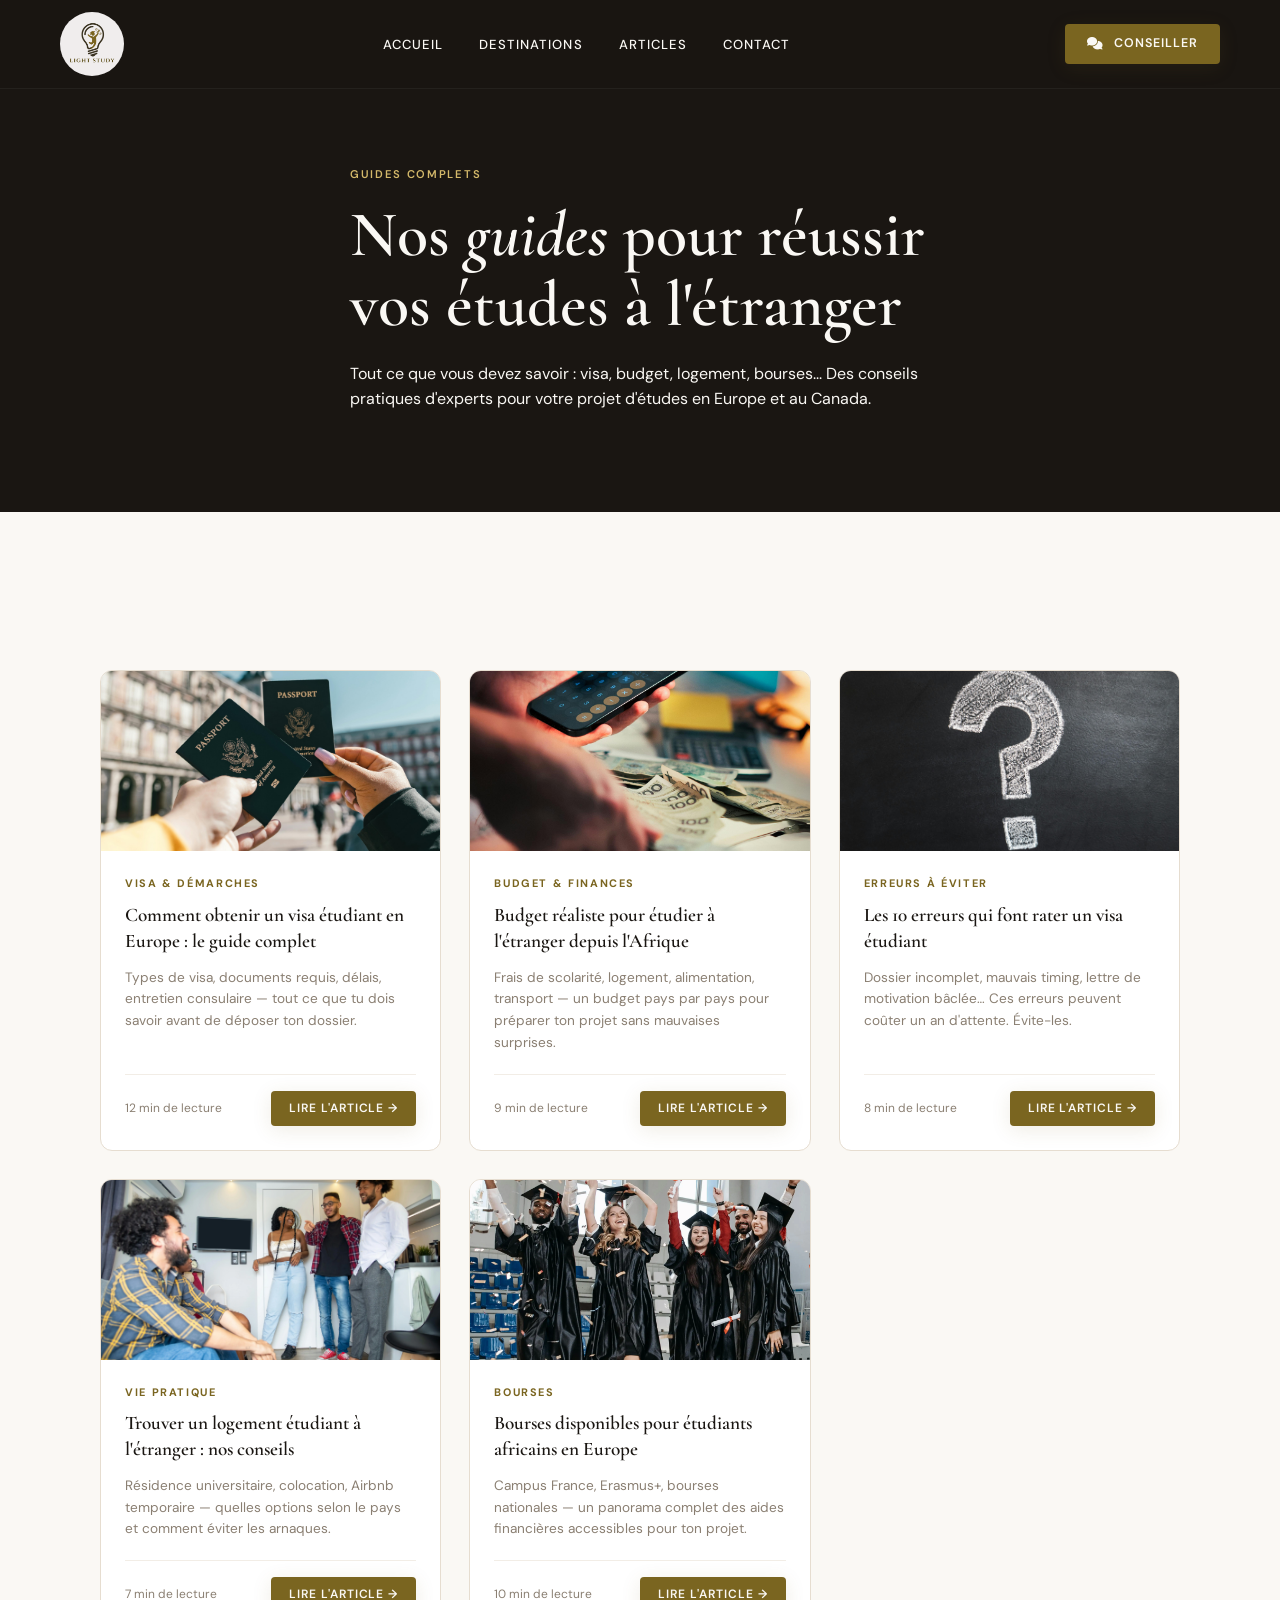
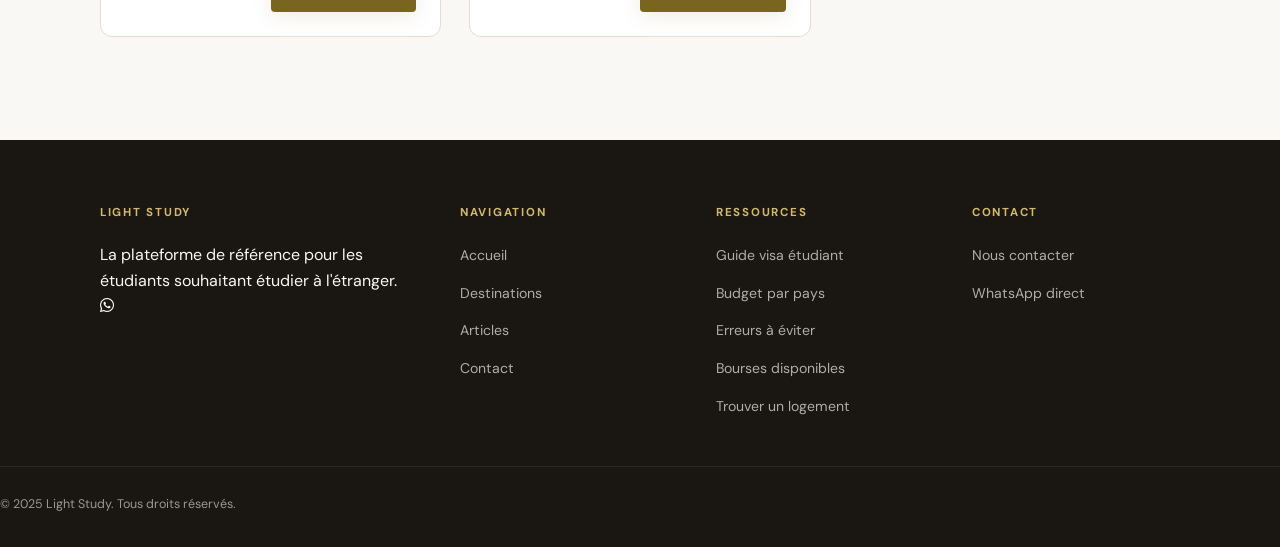
<file: articles/index.html>
<!DOCTYPE html>
<html lang="fr">

<head>
  <meta charset="UTF-8">
  <meta name="viewport" content="width=device-width, initial-scale=1.0">
  <title>Articles - Light Study</title>
  <meta name="description"
    content="Guides complets pour étudier à l'étranger : visa, budget, logement, bourses. Tous nos conseils pour réussir votre projet d'études en Europe et au Canada.">
  <meta name="keywords" content="études à l'étranger, visa étudiant, budget études, logement étudiant, bourses études">
  <meta property="og:title" content="Articles - Light Study">
  <meta property="og:description"
    content="Guides complets pour étudier à l'étranger : visa, budget, logement, bourses.">
  <meta property="og:type" content="website">
  <link rel="stylesheet" href="../styles.css">
  <link rel="icon" href="../images/logo.png" type="image/png">
  <link rel="stylesheet" href="https://cdnjs.cloudflare.com/ajax/libs/font-awesome/6.4.0/css/all.min.css">
</head>

<body>

  <!-- NAVBAR -->
  <nav class="navbar" aria-label="Navigation principale">
    <div class="navbar__inner">
      <a class="navbar__logo" href="../index.html" aria-label="Light Study - Accueil">
        <img src="../images/logo.png" alt="Light Study Logo" width="64" height="64"
          onerror="this.nextElementSibling.style.display='inline';">
        <span class="navbar__logo-text" style="display:none;">Light Study</span>
      </a>
      <ul class="navbar__links" role="list">
        <li><a href="../index.html">Accueil</a></li>
        <li><a href="../destinations.html">Destinations</a></li>
        <li><a href="index.html" aria-current="page">Articles</a></li>
        <li><a href="../contact.html">Contact</a></li>
      </ul>
      <a href="#" class="btn btn-primary navbar__cta" data-wa-generic style="padding:10px 22px;font-size:0.78rem;">
        <i class="fas fa-comments"></i> Conseiller
      </a>
      <button class="hamburger" aria-label="Menu" aria-expanded="false">
        <span></span><span></span><span></span>
      </button>
    </div>
  </nav>

  <!-- MOBILE MENU -->
  <div class="mobile-menu" role="dialog" aria-modal="true" aria-label="Menu mobile">
    <button class="close-btn" aria-label="Fermer le menu">✕</button>
    <a href="../index.html">Accueil</a>
    <a href="../destinations.html">Destinations</a>
    <a href="index.html">Articles</a>
    <a href="../contact.html">Contact</a>
  </div>

  <!-- PAGE HEADER -->
  <header class="page-header">
    <div class="page-header__bg" aria-hidden="true"></div>
    <div class="container page-header__content">
      <div class="tag tag--light">Guides complets</div>
      <h1 class="page-header__title">Nos <em>guides</em> pour réussir vos études à l'étranger</h1>
      <p class="page-header__subtitle">Tout ce que vous devez savoir : visa, budget, logement, bourses... Des conseils
        pratiques d'experts pour votre projet d'études en Europe et au Canada.</p>
    </div>
  </header>

  <!-- ARTICLES GRID -->
  <section class="section">
    <div class="container">
      <div class="articles-grid">
        <!-- Article 1: Visa étudiant Europe -->
        <article class="article-card fade-up">
          <div class="article-card__thumb">
            <img src="../images/article 1.jpg" alt="Documents et visa" loading="lazy" style="width:100%;height:100%;object-fit:cover;">
          </div>
          <div class="article-card__body">
            <div class="article-card__category">Visa & Démarches</div>
            <h3 class="article-card__title">Comment obtenir un visa étudiant en Europe : le guide complet</h3>
            <p class="article-card__excerpt">Types de visa, documents requis, délais, entretien consulaire — tout ce que
              tu dois savoir avant de déposer ton dossier.</p>
            <div class="article-card__footer">
              <span>12 min de lecture</span>
              <a href="#modal-visa-etudiant" data-modal="modal-visa-etudiant" class="btn btn-primary"
                style="padding:8px 18px;font-size:0.75rem;">Lire l'article →</a>
            </div>
          </div>
        </article>

        <!-- Article 2: Budget études étranger -->
        <article class="article-card fade-up">
          <div class="article-card__thumb">
            <img src="../images/article 2.jpg" alt="Budget et finances" loading="lazy"
              style="width:100%;height:100%;object-fit:cover;">
          </div>
          <div class="article-card__body">
            <div class="article-card__category">Budget & Finances</div>
            <h3 class="article-card__title">Budget réaliste pour étudier à l'étranger depuis l'Afrique</h3>
            <p class="article-card__excerpt">Frais de scolarité, logement, alimentation, transport — un budget pays par
              pays pour préparer ton projet sans mauvaises surprises.</p>
            <div class="article-card__footer">
              <span>9 min de lecture</span>
              <a href="#modal-budget-etudes" data-modal="modal-budget-etudes" class="btn btn-primary"
                style="padding:8px 18px;font-size:0.75rem;">Lire l'article →</a>
            </div>
          </div>
        </article>

        <!-- Article 3: Erreurs visa étudiant -->
        <article class="article-card fade-up">
          <div class="article-card__thumb">
            <img src="../images/article 3.jpg" alt="Erreurs à éviter" loading="lazy" style="width:100%;height:100%;object-fit:cover;">
          </div>
          <div class="article-card__body">
            <div class="article-card__category">Erreurs à éviter</div>
            <h3 class="article-card__title">Les 10 erreurs qui font rater un visa étudiant</h3>
            <p class="article-card__excerpt">Dossier incomplet, mauvais timing, lettre de motivation bâclée… Ces erreurs
              peuvent coûter un an d'attente. Évite-les.</p>
            <div class="article-card__footer">
              <span>8 min de lecture</span>
              <a href="#modal-erreurs-visa" data-modal="modal-erreurs-visa" class="btn btn-primary"
                style="padding:8px 18px;font-size:0.75rem;">Lire l'article →</a>
            </div>
          </div>
        </article>

        <!-- Article 4: Logement étudiant étranger -->
        <article class="article-card fade-up">
          <div class="article-card__thumb">
            <img src="../images/article 4.webp" alt="Logement étudiant" loading="lazy" style="width:100%;height:100%;object-fit:cover;">
          </div>
          <div class="article-card__body">
            <div class="article-card__category">Vie Pratique</div>
            <h3 class="article-card__title">Trouver un logement étudiant à l'étranger : nos conseils</h3>
            <p class="article-card__excerpt">Résidence universitaire, colocation, Airbnb temporaire — quelles options
              selon le pays et comment éviter les arnaques.</p>
            <div class="article-card__footer">
              <span>7 min de lecture</span>
              <a href="#modal-logement-etudiant" data-modal="modal-logement-etudiant" class="btn btn-primary"
                style="padding:8px 18px;font-size:0.75rem;">Lire l'article →</a>
            </div>
          </div>
        </article>

        <!-- Article 5: Bourses étudiants africains -->
        <article class="article-card fade-up">
          <div class="article-card__thumb">
            <img src="../images/article 5.webp" alt="Bourses et diplôme" loading="lazy"
              style="width:100%;height:100%;object-fit:cover;">
          </div>
          <div class="article-card__body">
            <div class="article-card__category">Bourses</div>
            <h3 class="article-card__title">Bourses disponibles pour étudiants africains en Europe</h3>
            <p class="article-card__excerpt">Campus France, Erasmus+, bourses nationales — un panorama complet des aides
              financières accessibles pour ton projet.</p>
            <div class="article-card__footer">
              <span>10 min de lecture</span>
              <a href="#modal-bourses-africains" data-modal="modal-bourses-africains" class="btn btn-primary"
                style="padding:8px 18px;font-size:0.75rem;">Lire l'article →</a>
            </div>
          </div>
        </article>
      </div>
    </div>
  </section>

  <!-- ARTICLE MODALS -->
  <!-- Modal Visa Étudiant Europe -->
  <div id="modal-visa-etudiant" class="modal" aria-hidden="true" role="dialog" aria-labelledby="modal-visa-title">
    <div class="modal__overlay" data-modal-close></div>
    <div class="modal__content">
      <button class="modal__close" data-modal-close aria-label="Fermer">
        <i class="fas fa-times"></i>
      </button>
      <div class="modal__header">
        <div class="modal__category">Visa & Démarches</div>
        <h2 id="modal-visa-title" class="modal__title">Comment obtenir un visa étudiant en Europe : le guide complet
        </h2>
        <div class="modal__meta">12 min de lecture</div>
      </div>
      <div class="modal__body">
        <p>Obtenir un visa étudiant pour l'Europe peut sembler complexe, mais avec la bonne préparation, c'est tout à
          fait réalisable. Voici le guide complet pour maximiser tes chances de succès.</p>

        <h3>Types de visa étudiant en Europe</h3>
        <p>Il existe plusieurs types de visa selon ta nationalité et le pays de destination :</p>
        <ul>
          <li><strong>Visa Schengen</strong> : Pour les séjours courts (jusqu'à 90 jours)</li>
          <li><strong>Visa étudiant long séjour</strong> : Pour les études de plus de 90 jours</li>
          <li><strong>Visa Campus France</strong> : Spécifique pour la France</li>
          <li><strong>Visa Erasmus+</strong> : Pour les programmes d'échange européens</li>
        </ul>

        <h3>Documents essentiels à préparer</h3>
        <p>Avant même de candidater, rassemble ces documents :</p>
        <ul>
          <li>Passeport valide (au moins 6 mois après la date de retour)</li>
          <li>Preuve d'admission dans un établissement d'enseignement</li>
          <li>Justificatif de ressources financières suffisantes</li>
          <li>Assurance santé internationale</li>
          <li>Certificat de scolarité ou diplôme</li>
        </ul>

        <h3>Délais et procédure</h3>
        <p>Les délais varient selon les pays, mais compte généralement :</p>
        <ul>
          <li>2-3 mois pour l'Allemagne et les Pays-Bas</li>
          <li>1-2 mois pour la France (via Campus France)</li>
          <li>4-6 semaines pour la Belgique et l'Italie</li>
        </ul>

        <div class="modal__cta">
          <a href="../contact.html" class="btn btn-primary" data-modal-close>Obtenir mon visa</a>
        </div>
      </div>
    </div>
  </div>

  <!-- Modal Budget Études -->
  <div id="modal-budget-etudes" class="modal" aria-hidden="true" role="dialog" aria-labelledby="modal-budget-title">
    <div class="modal__overlay" data-modal-close></div>
    <div class="modal__content">
      <button class="modal__close" data-modal-close aria-label="Fermer">
        <i class="fas fa-times"></i>
      </button>
      <div class="modal__header">
        <div class="modal__category">Budget & Finances</div>
        <h2 id="modal-budget-title" class="modal__title">Budget réaliste pour étudier à l'étranger depuis l'Afrique</h2>
        <div class="modal__meta">9 min de lecture</div>
      </div>
      <div class="modal__body">
        <p>Étudier à l'étranger est un investissement important. Voici un budget réaliste pays par pays pour éviter les
          mauvaises surprises financières.</p>

        <h3>Coûts moyens annuels par pays</h3>

        <h4>🇫🇷 France</h4>
        <ul>
          <li>Frais de scolarité : 2 770€ (public) - 10 000€ (privé)</li>
          <li>Logement : 300-600€/mois</li>
          <li>Alimentation : 200-300€/mois</li>
          <li>Transport : 30-50€/mois</li>
          <li><strong>Total annuel : 12 000-18 000€</strong></li>
        </ul>

        <h4>🇩🇪 Allemagne</h4>
        <ul>
          <li>Frais de scolarité : 0-500€ (selon le Land)</li>
          <li>Logement : 250-450€/mois</li>
          <li>Alimentation : 180-280€/mois</li>
          <li>Transport : 50-80€/mois</li>
          <li><strong>Total annuel : 8 000-12 000€</strong></li>
        </ul>

        <h4>🇨🇦 Canada</h4>
        <ul>
          <li>Frais de scolarité : 8 000-15 000 CAD</li>
          <li>Logement : 400-800 CAD/mois</li>
          <li>Alimentation : 250-400 CAD/mois</li>
          <li>Transport : 60-100 CAD/mois</li>
          <li><strong>Total annuel : 18 000-25 000 CAD</strong></li>
        </ul>

        <h3>Comment réduire tes coûts</h3>
        <ul>
          <li>Postuler aux bourses d'études</li>
          <li>Choisir des villes moins chères</li>
          <li>Travailler pendant tes études (visa autorisant le travail)</li>
          <li>Opter pour la colocation</li>
          <li>Utiliser les transports en commun</li>
        </ul>

        <div class="modal__cta">
          <a href="../visa-etudiant-europe.html" class="btn btn-primary" data-modal-close>Voir les bourses
            disponibles</a>
        </div>
      </div>
    </div>
  </div>

  <!-- Modal Erreurs Visa -->
  <div id="modal-erreurs-visa" class="modal" aria-hidden="true" role="dialog" aria-labelledby="modal-erreurs-title">
    <div class="modal__overlay" data-modal-close></div>
    <div class="modal__content">
      <button class="modal__close" data-modal-close aria-label="Fermer">
        <i class="fas fa-times"></i>
      </button>
      <div class="modal__header">
        <div class="modal__category">Erreurs à éviter</div>
        <h2 id="modal-erreurs-title" class="modal__title">Les 10 erreurs qui font rater un visa étudiant</h2>
        <div class="modal__meta">8 min de lecture</div>
      </div>
      <div class="modal__body">
        <p>Chaque année, des milliers de candidats voient leur visa refusé pour des erreurs évitables. Voici les pièges
          les plus courants et comment les éviter.</p>

        <h3>1. Dossier incomplet</h3>
        <p><strong>Erreur</strong> : Oublier un document ou fournir des photocopies illisibles.</p>
        <p><strong>Solution</strong> : Vérifier 3 fois ta checklist avant de déposer.</p>

        <h3>2. Mauvais timing</h3>
        <p><strong>Erreur</strong> : Déposer sa demande à la dernière minute.</p>
        <p><strong>Solution</strong> : Les délais peuvent atteindre 3 mois. Anticipe !</p>

        <h3>3. Lettre de motivation bâclée</h3>
        <p><strong>Erreur</strong> : Copier-coller un modèle générique.</p>
        <p><strong>Solution</strong> : Personnalise ta lettre avec tes motivations réelles.</p>

        <h3>4. Preuve de fonds insuffisante</h3>
        <p><strong>Erreur</strong> : Montrer juste le minimum requis.</p>
        <p><strong>Solution</strong> : Prévois une marge de sécurité (+20-30%).</p>

        <h3>5. Traductions non certifiées</h3>
        <p><strong>Erreur</strong> : Faire traduire par Google Translate.</p>
        <p><strong>Solution</strong> : Utilise des traducteurs assermentés.</p>

        <h3>6. Mauvaise assurance santé</h3>
        <p><strong>Erreur</strong> : Choisir la moins chère sans vérifier la couverture.</p>
        <p><strong>Solution</strong> : Vérifie qu'elle couvre les soins en Europe.</p>

        <h3>7. Adresse d'hébergement imprécise</h3>
        <p><strong>Erreur</strong> : Donner une adresse temporaire ou incomplète.</p>
        <p><strong>Solution</strong> : Fournis une attestation d'hébergement détaillée.</p>

        <h3>8. Documents périmés</h3>
        <p><strong>Erreur</strong> : Utiliser des relevés bancaires vieux de 6 mois.</p>
        <p><strong>Solution</strong> : Tous les documents doivent être récents.</p>

        <h3>9. Erreurs dans le formulaire</h3>
        <p><strong>Erreur</strong> : Fautes de frappe ou informations incohérentes.</p>
        <p><strong>Solution</strong> : Relis-toi plusieurs fois avant validation.</p>

        <h3>10. Stress à l'entretien</h3>
        <p><strong>Erreur</strong> : Paniquer et donner des réponses incohérentes.</p>
        <p><strong>Solution</strong> : Prépare-toi aux questions classiques.</p>

        <div class="modal__cta">
          <a href="../visa-etudiant-europe.html" class="btn btn-primary" data-modal-close>Éviter ces erreurs</a>
        </div>
      </div>
    </div>
  </div>

  <!-- Modal Logement Étudiant -->
  <div id="modal-logement-etudiant" class="modal" aria-hidden="true" role="dialog"
    aria-labelledby="modal-logement-title">
    <div class="modal__overlay" data-modal-close></div>
    <div class="modal__content">
      <button class="modal__close" data-modal-close aria-label="Fermer">
        <i class="fas fa-times"></i>
      </button>
      <div class="modal__header">
        <div class="modal__category">Vie Pratique</div>
        <h2 id="modal-logement-title" class="modal__title">Trouver un logement étudiant à l'étranger : nos conseils</h2>
        <div class="modal__meta">7 min de lecture</div>
      </div>
      <div class="modal__body">
        <p>Trouver un logement à l'étranger peut être stressant. Voici les meilleures options selon ton budget et tes
          besoins.</p>

        <h3>Options de logement par pays</h3>

        <h4>🇫🇷 France - Résidence universitaire (CROUS)</h4>
        <ul>
          <li>Loyer : 150-350€/mois</li>
          <li>Avantages : Sécurité, proximité campus, restauration</li>
          <li>Inconvénients : Liste d'attente longue, règles strictes</li>
          <li>Conseil : Candidature 6 mois à l'avance</li>
        </ul>

        <h4>🇩🇪 Allemagne - Studentenwohnheim</h4>
        <ul>
          <li>Loyer : 200-400€/mois</li>
          <li>Avantages : Prix abordables, communauté internationale</li>
          <li>Inconvénients : Peu d'intimité, règles internes</li>
          <li>Conseil : Parle allemand pour de meilleures chances</li>
        </ul>

        <h4>🇨🇦 Canada - Résidence ou colocation</h4>
        <ul>
          <li>Loyer : 400-800 CAD/mois</li>
          <li>Avantages : Flexibilité, apprentissage du français/anglais</li>
          <li>Inconvénients : Marché locatif tendu</li>
          <li>Conseil : Utilise Facebook groups et Kijiji</li>
        </ul>

        <h3>Comment éviter les arnaques</h3>
        <ul>
          <li>Vérifie toujours l'identité du propriétaire</li>
          <li>Visite le logement avant de signer</li>
          <li>Lis attentivement le contrat</li>
          <li>Demande des références pour les colocataires</li>
          <li>Méfie-toi des offres "trop belles pour être vraies"</li>
        </ul>

        <h3>Documents nécessaires</h3>
        <ul>
          <li>Carte d'étudiant ou lettre d'admission</li>
          <li>Justificatif de revenus</li>
          <li>Garant (souvent un parent)</li>
          <li>Assurance habitation</li>
        </ul>

        <div class="modal__cta">
          <a href="../destinations.html" class="btn btn-primary" data-modal-close>Voir les destinations</a>
        </div>
      </div>
    </div>
  </div>

  <!-- Modal Bourses Étudiants Africains -->
  <div id="modal-bourses-africains" class="modal" aria-hidden="true" role="dialog"
    aria-labelledby="modal-bourses-title">
    <div class="modal__overlay" data-modal-close></div>
    <div class="modal__content">
      <button class="modal__close" data-modal-close aria-label="Fermer">
        <i class="fas fa-times"></i>
      </button>
      <div class="modal__header">
        <div class="modal__category">Bourses</div>
        <h2 id="modal-bourses-title" class="modal__title">Bourses disponibles pour étudiants africains en Europe</h2>
        <div class="modal__meta">10 min de lecture</div>
      </div>
      <div class="modal__body">
        <p>Les bourses d'études peuvent couvrir jusqu'à 100% de tes frais. Voici un panorama complet des aides
          financières accessibles aux étudiants africains.</p>

        <h3>Bourses françaises</h3>

        <h4>🎓 Bourse Campus France</h4>
        <ul>
          <li>Montant : 1 000-4 000€/an selon le niveau</li>
          <li>Conditions : Admission universitaire, ressources modestes</li>
          <li>Candidature : Via le dossier Campus France</li>
        </ul>

        <h4>🌍 Bourse Eiffel</h4>
        <ul>
          <li>Montant : 1 181€/mois (Master) - 1 400€/mois (Doctorat)</li>
          <li>Conditions : Excellence académique, projet innovant</li>
          <li>Candidature : Via l'établissement d'accueil</li>
        </ul>

        <h3>Bourses européennes</h3>

        <h4>🇪🇺 Erasmus+ Afrique</h4>
        <ul>
          <li>Montant : 1 000€/mois + frais de voyage</li>
          <li>Conditions : Master ou Doctorat, partenariat université</li>
          <li>Candidature : Via ton université d'origine</li>
        </ul>

        <h4>🇩🇪 DAAD (Allemagne)</h4>
        <ul>
          <li>Montant : 750-1 000€/mois</li>
          <li>Conditions : Très bonnes notes, projet de recherche</li>
          <li>Candidature : En ligne sur le site DAAD</li>
        </ul>

        <h3>Bourses internationales</h3>

        <h4>🌍 AUF (Agence Universitaire Francophone)</h4>
        <ul>
          <li>Montant : Variable selon le pays</li>
          <li>Conditions : Pays membres de l'AUF</li>
          <li>Candidature : Via l'université partenaire</li>
        </ul>

        <h4>🇺🇳 Bourses UNESCO</h4>
        <ul>
          <li>Montant : Frais de scolarité + allocation</li>
          <li>Conditions : Projet de développement durable</li>
          <li>Candidature : Via le gouvernement national</li>
        </ul>

        <h3>Conseils pour candidater</h3>
        <ul>
          <li>Commence tes recherches 1 an à l'avance</li>
          <li>Prépare un dossier solide avec de bonnes notes</li>
          <li>Rédige une lettre de motivation percutante</li>
          <li>Demande des lettres de recommandation</li>
          <li>Candidate à plusieurs bourses simultanément</li>
        </ul>

        <div class="modal__cta">
          <a href="../contact.html" class="btn btn-primary" data-modal-close>Postuler aux bourses</a>
        </div>
      </div>
    </div>
  </div>

  <!-- FOOTER -->
  <footer class="footer">
    <div class="container footer__grid">
      <div class="footer__col">
        <h4>Light Study</h4>
        <p>La plateforme de référence pour les étudiants souhaitant étudier à l'étranger.</p>
        <div class="footer__social">
          <a href="https://wa.me/33675700925" target="_blank" rel="noopener" aria-label="WhatsApp">
            <i class="fab fa-whatsapp"></i>
          </a>
        </div>
      </div>
      <div class="footer__col">
        <h4>Navigation</h4>
        <ul>
          <li><a href="../index.html">Accueil</a></li>
          <li><a href="../destinations.html">Destinations</a></li>
          <li><a href="index.html">Articles</a></li>
          <li><a href="../contact.html">Contact</a></li>
        </ul>
      </div>
      <div class="footer__col">
        <h4>Ressources</h4>
        <ul>
          <li><a href="#modal-visa-etudiant" data-modal="modal-visa-etudiant">Guide visa étudiant</a></li>
          <li><a href="#modal-budget-etudes" data-modal="modal-budget-etudes">Budget par pays</a></li>
          <li><a href="#modal-erreurs-visa" data-modal="modal-erreurs-visa">Erreurs à éviter</a></li>
          <li><a href="#modal-bourses-africains" data-modal="modal-bourses-africains">Bourses disponibles</a></li>
          <li><a href="#modal-logement-etudiant" data-modal="modal-logement-etudiant">Trouver un logement</a></li>
        </ul>
      </div>
      <div class="footer__col">
        <h4>Contact</h4>
        <ul>
          <li><a href="../contact.html">Nous contacter</a></li>
          <li><a href="https://wa.me/33675700925" target="_blank" rel="noopener">WhatsApp direct</a></li>
        </ul>
      </div>
    </div>
    <div class="footer__bottom">
      <span>© 2025 Light Study. Tous droits réservés.</span>
    </div>
  </footer>

  <script src="../main.js"></script>
</body>

</html>
</file>
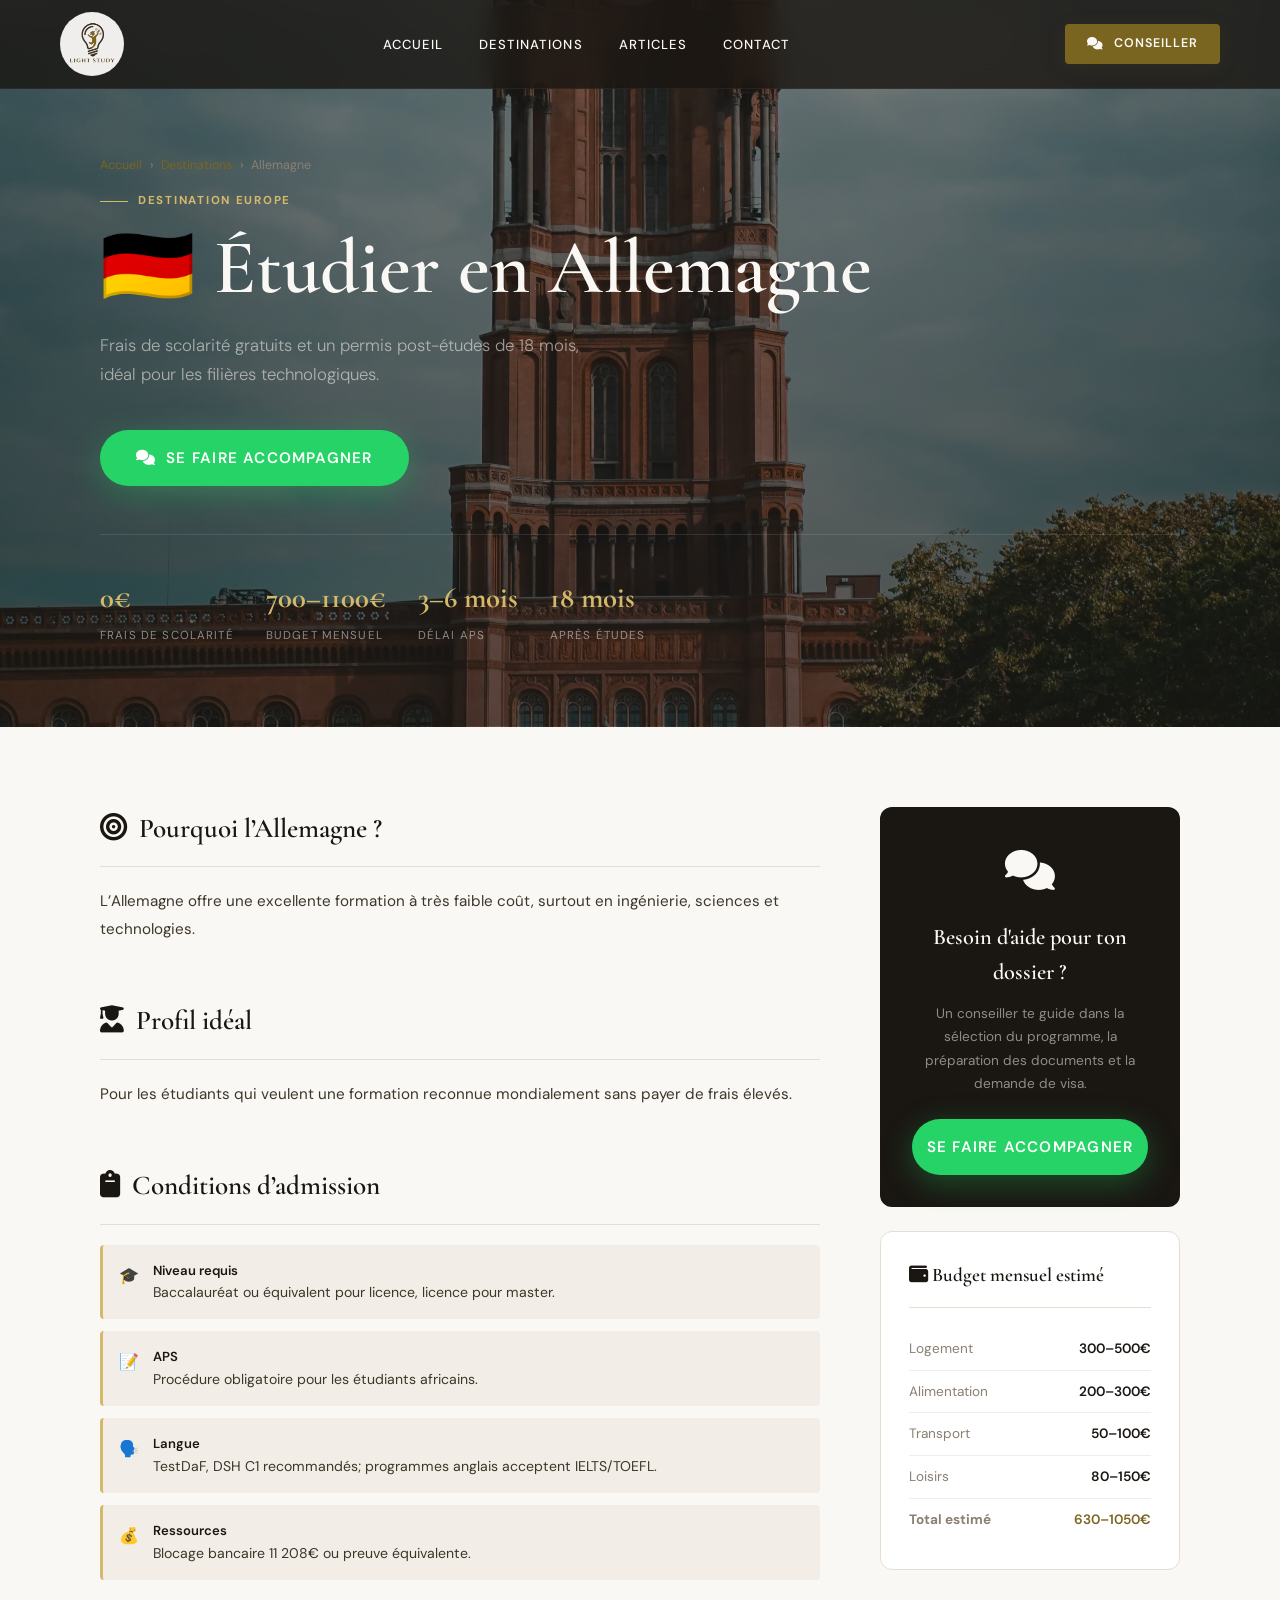
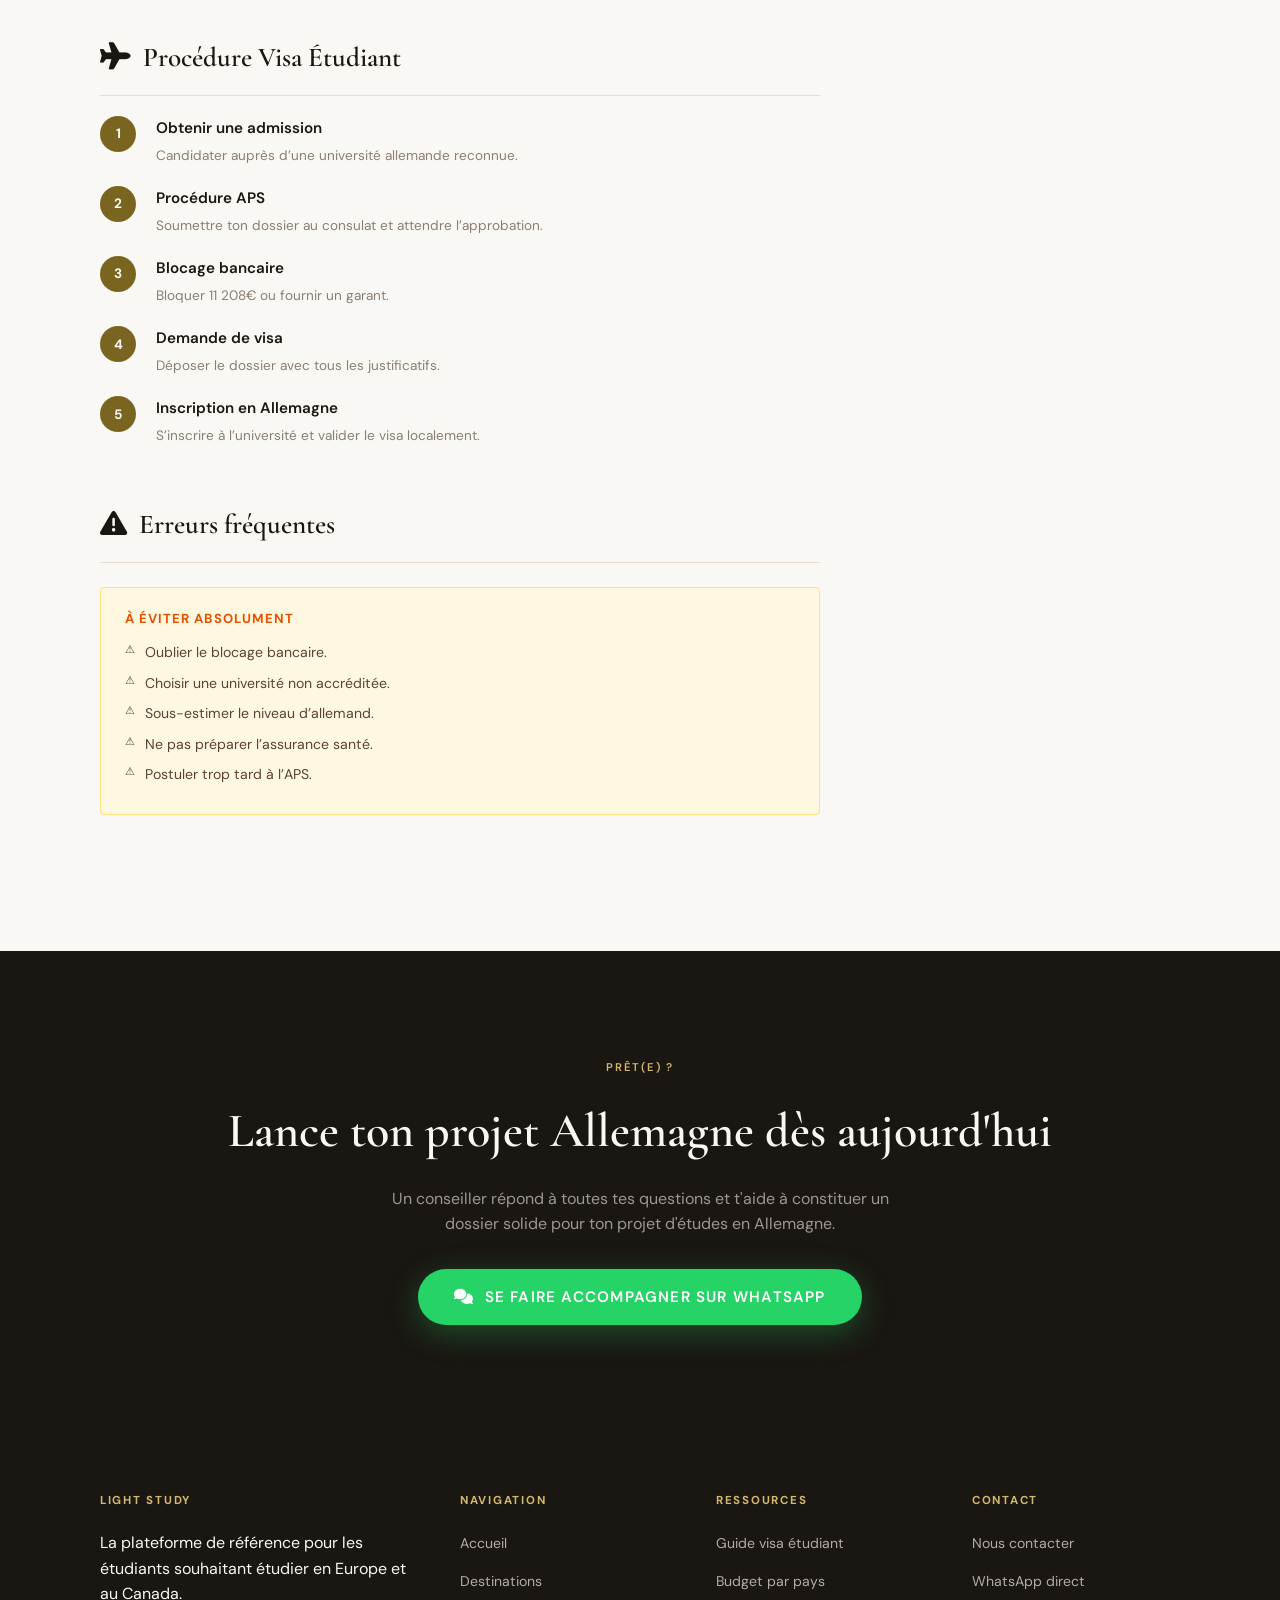
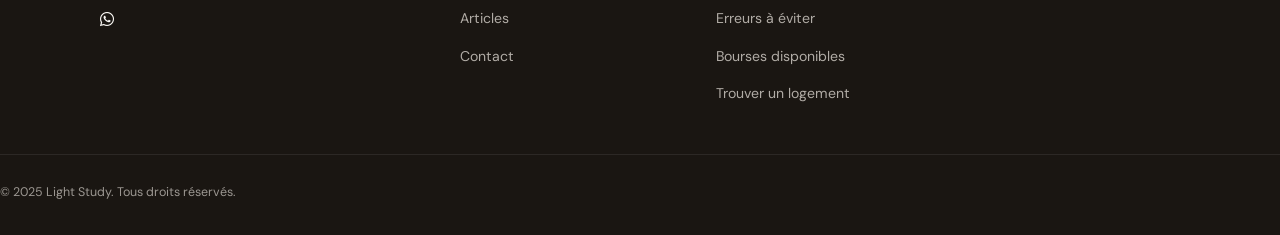
<file: allemagne.html>
<!DOCTYPE html>
<html lang="fr">

<head>
  <meta charset="UTF-8">
  <meta name="viewport" content="width=device-width, initial-scale=1.0">
  <title>Étudier en Allemagne — Visa, Conditions, Budget | Light Study</title>
  <meta name="description"
    content="Guide pour étudier en Allemagne depuis l’Afrique : admission, APS, visa étudiant et budget.">
  <meta name="keywords" content="étudier en Allemagne, visa étudiant Allemagne, APS, études Afrique, blocage bancaire">
  <link rel="canonical" href="https://modzi.info/allemagne">
  <link rel="stylesheet" href="styles.css">
  <link rel="icon" href="images/logo.png" type="image/png">
  <link rel="stylesheet" href="https://cdnjs.cloudflare.com/ajax/libs/font-awesome/6.4.0/css/all.min.css">
  <script
    type="application/ld+json">{"@context":"https://schema.org","@type":"Article","headline":"Étudier en Allemagne : guide complet pour étudiants africains","description":"Visa, APS, conditions d'admission et budget pour étudier en Allemagne","author":{"@type":"Organization","name":"Light Study"}}</script>
</head>

<body>
  <nav class="navbar" aria-label="Navigation principale">
    <div class="navbar__inner">
      <a class="navbar__logo" href="index.html" aria-label="Light Study - Accueil">
        <img src="images/logo.png" alt="Light Study Logo" width="64" height="64"
          onerror="this.nextElementSibling.style.display='inline';">
        <span class="navbar__logo-text" style="display:none;">Light Study</span>
      </a>
      <ul class="navbar__links" role="list">
        <li><a href="index.html">Accueil</a></li>
        <li><a href="destinations.html">Destinations</a></li>
        <li><a href="articles/index.html">Articles</a></li>
        <li><a href="contact.html">Contact</a></li>
      </ul>
      <a href="#" class="btn btn-primary navbar__cta" data-wa-generic style="padding:10px 22px;font-size:0.78rem;"><i
          class="fas fa-comments"></i> Conseiller</a>
      <button class="hamburger" aria-label="Menu" aria-expanded="false"><span></span><span></span><span></span></button>
    </div>
  </nav>
  <div class="mobile-menu" role="dialog" aria-modal="true" aria-label="Menu mobile">
    <button class="close-btn" aria-label="Fermer le menu">✕</button>
    <a href="index.html">Accueil</a>
    <a href="destinations.html">Destinations</a>
    <a href="articles/index.html">Articles</a>
    <a href="contact.html">Contact</a>
    <a href="#" class="btn btn-whatsapp" data-wa-generic style="margin-top:16px;"><i class="fas fa-comments"></i> Parler
      à un conseiller</a>
  </div>
  <header class="country-hero" aria-labelledby="country-title">
    <div class="country-hero__bg" style="position: absolute; inset: 0; background-image: linear-gradient(rgba(26,22,18,0.5), rgba(26,22,18,0.7)), url('images/allemagne_college.webp'); background-size: cover; background-position: center; z-index: 1;"></div>
    <div class="container">
      <nav class="breadcrumb" aria-label="Fil d'Ariane">
        <a href="index.html">Accueil</a><span>›</span>
        <a href="destinations.html">Destinations</a><span>›</span>
        <span aria-current="page">Allemagne</span>
      </nav>
      <div class="country-hero__tag">Destination Europe</div>
      <h1 class="country-hero__title" id="country-title">🇩🇪 Étudier en Allemagne</h1>
      <p class="country-hero__subtitle">Frais de scolarité gratuits et un permis post-études de 18 mois, idéal pour les
        filières technologiques.</p>
      <a href="#" class="btn btn-whatsapp" data-wa-country="Allemagne">
        <i class="fas fa-comments"></i> Se faire accompagner
      </a>
      <div class="country-hero__quick">
        <div class="quick-stat"><span class="quick-stat__val">0€</span><span class="quick-stat__key">Frais de
            scolarité</span></div>
        <div class="quick-stat"><span class="quick-stat__val">700–1100€</span><span class="quick-stat__key">Budget
            mensuel</span></div>
        <div class="quick-stat"><span class="quick-stat__val">3–6 mois</span><span class="quick-stat__key">Délai
            APS</span></div>
        <div class="quick-stat"><span class="quick-stat__val">18 mois</span><span class="quick-stat__key">Après
            études</span></div>
      </div>
    </div>
  </header>
  <div class="country-content">
    <div class="container">
      <div class="country-layout">
        <main>
          <div class="content-block fade-up">
            <h2 class="content-block__title"><span><i class="fas fa-bullseye"></i></span> Pourquoi l’Allemagne ?</h2>
            <p>L’Allemagne offre une excellente formation à très faible coût, surtout en ingénierie, sciences et
              technologies.</p>
          </div>
          <div class="content-block fade-up">
            <h2 class="content-block__title"><span><i class="fas fa-user-graduate"></i></span> Profil idéal</h2>
            <p>Pour les étudiants qui veulent une formation reconnue mondialement sans payer de frais élevés.</p>
          </div>
          <div class="content-block fade-up">
            <h2 class="content-block__title"><span><i class="fas fa-clipboard"></i></span> Conditions d’admission</h2>
            <div class="info-list">
              <div class="info-item">
                <div class="info-item__icon">🎓</div>
                <div class="info-item__text">
                  <span class="info-item__label">Niveau requis</span>
                  Baccalauréat ou équivalent pour licence, licence pour master.
                </div>
              </div>
              <div class="info-item">
                <div class="info-item__icon">📝</div>
                <div class="info-item__text">
                  <span class="info-item__label">APS</span>
                  Procédure obligatoire pour les étudiants africains.
                </div>
              </div>
              <div class="info-item">
                <div class="info-item__icon">🗣️</div>
                <div class="info-item__text">
                  <span class="info-item__label">Langue</span>
                  TestDaF, DSH C1 recommandés; programmes anglais acceptent IELTS/TOEFL.
                </div>
              </div>
              <div class="info-item">
                <div class="info-item__icon">💰</div>
                <div class="info-item__text">
                  <span class="info-item__label">Ressources</span>
                  Blocage bancaire 11 208€ ou preuve équivalente.
                </div>
              </div>
            </div>
          </div>
          <div class="content-block fade-up">
            <h2 class="content-block__title"><span><i class="fas fa-plane"></i></span> Procédure Visa Étudiant</h2>
            <div class="steps-list">
              <div class="step-item">
                <div class="step-item__num">1</div>
                <div class="step-item__content">
                  <h4>Obtenir une admission</h4>
                  <p>Candidater auprès d’une université allemande reconnue.</p>
                </div>
              </div>
              <div class="step-item">
                <div class="step-item__num">2</div>
                <div class="step-item__content">
                  <h4>Procédure APS</h4>
                  <p>Soumettre ton dossier au consulat et attendre l’approbation.</p>
                </div>
              </div>
              <div class="step-item">
                <div class="step-item__num">3</div>
                <div class="step-item__content">
                  <h4>Blocage bancaire</h4>
                  <p>Bloquer 11 208€ ou fournir un garant.</p>
                </div>
              </div>
              <div class="step-item">
                <div class="step-item__num">4</div>
                <div class="step-item__content">
                  <h4>Demande de visa</h4>
                  <p>Déposer le dossier avec tous les justificatifs.</p>
                </div>
              </div>
              <div class="step-item">
                <div class="step-item__num">5</div>
                <div class="step-item__content">
                  <h4>Inscription en Allemagne</h4>
                  <p>S’inscrire à l’université et valider le visa localement.</p>
                </div>
              </div>
            </div>
          </div>
          <div class="content-block fade-up">
            <h2 class="content-block__title"><span><i class="fas fa-exclamation-triangle"></i></span> Erreurs fréquentes
            </h2>
            <div class="warning-box">
              <div class="warning-box__title">À éviter absolument</div>
              <ul>
                <li>Oublier le blocage bancaire.</li>
                <li>Choisir une université non accréditée.</li>
                <li>Sous-estimer le niveau d’allemand.</li>
                <li>Ne pas préparer l’assurance santé.</li>
                <li>Postuler trop tard à l’APS.</li>
              </ul>
            </div>
          </div>
        </main>
        <aside class="sidebar">
          <div class="sidebar-card fade-up">
            <div class="sidebar-card__icon"><i class="fas fa-comments"></i></div>
            <div class="sidebar-card__title">Besoin d'aide pour ton dossier ?</div>
            <p class="sidebar-card__text">Un conseiller te guide dans la sélection du programme, la préparation des
              documents et la demande de visa.</p>
            <a href="#" class="btn btn-whatsapp" data-wa-country="Allemagne">Se faire accompagner</a>
          </div>
          <div class="budget-card fade-up">
            <h3><i class="fas fa-wallet"></i> Budget mensuel estimé</h3>
            <div class="budget-line"><span class="budget-line__label">Logement</span><span
                class="budget-line__val">300–500€</span></div>
            <div class="budget-line"><span class="budget-line__label">Alimentation</span><span
                class="budget-line__val">200–300€</span></div>
            <div class="budget-line"><span class="budget-line__label">Transport</span><span
                class="budget-line__val">50–100€</span></div>
            <div class="budget-line"><span class="budget-line__label">Loisirs</span><span
                class="budget-line__val">80–150€</span></div>
            <div class="budget-line"><span class="budget-line__label">Total estimé</span><span
                class="budget-line__val">630–1050€</span></div>
          </div>
        </aside>
      </div>
    </div>
  </div>
  <section class="section section--dark" style="text-align:center;">
    <div class="container">
      <div class="fade-up">
        <div class="tag tag--light">Prêt(e) ?</div>
        <h2
          style="font-family:var(--font-display);font-size:clamp(2rem,4vw,3rem);font-weight:600;color:var(--cream);margin-bottom:16px;">
          Lance ton projet Allemagne dès aujourd'hui</h2>
        <p style="color:rgba(242,237,230,0.6);margin-bottom:32px;max-width:520px;margin-left:auto;margin-right:auto;">Un
          conseiller répond à toutes tes questions et t'aide à constituer un dossier solide pour ton projet d'études en
          Allemagne.</p>
        <a href="#" class="btn btn-whatsapp" data-wa-country="Allemagne"><i class="fas fa-comments"></i> Se faire
          accompagner sur WhatsApp</a>
      </div>
    </div>
  </section>
  <footer class="footer">
    <div class="container footer__grid">
      <div class="footer__col">
        <h4>Light Study</h4>
        <p>La plateforme de référence pour les étudiants souhaitant étudier en Europe et au Canada.</p>
        <div class="footer__social">
          <a href="https://wa.me/33675700925" target="_blank" rel="noopener" aria-label="WhatsApp">
            <i class="fab fa-whatsapp"></i>
          </a>
        </div>
      </div>
      <div class="footer__col">
        <h4>Navigation</h4>
        <ul>
          <li><a href="index.html">Accueil</a></li>
          <li><a href="destinations.html">Destinations</a></li>
          <li><a href="articles/index.html">Articles</a></li>
          <li><a href="contact.html">Contact</a></li>
        </ul>
      </div>
      <div class="footer__col">
        <h4>Ressources</h4>
        <ul>
          <li><a href="articles/index.html#modal-visa-etudiant">Guide visa étudiant</a></li>
          <li><a href="articles/index.html#modal-budget-etudes">Budget par pays</a></li>
          <li><a href="articles/index.html#modal-erreurs-visa">Erreurs à éviter</a></li>
          <li><a href="articles/index.html#modal-bourses-africains">Bourses disponibles</a></li>
          <li><a href="articles/index.html#modal-logement-etudiant">Trouver un logement</a></li>
        </ul>
      </div>
      <div class="footer__col">
        <h4>Contact</h4>
        <ul>
          <li><a href="contact.html">Nous contacter</a></li>
          <li><a href="https://wa.me/33675700925" target="_blank" rel="noopener">WhatsApp direct</a></li>
        </ul>
      </div>
    </div>
    <div class="footer__bottom">
      <span>© 2025 Light Study. Tous droits réservés.</span>
    </div>
  </footer>
  <script src="main.js"></script>
</body>

</html>
</file>
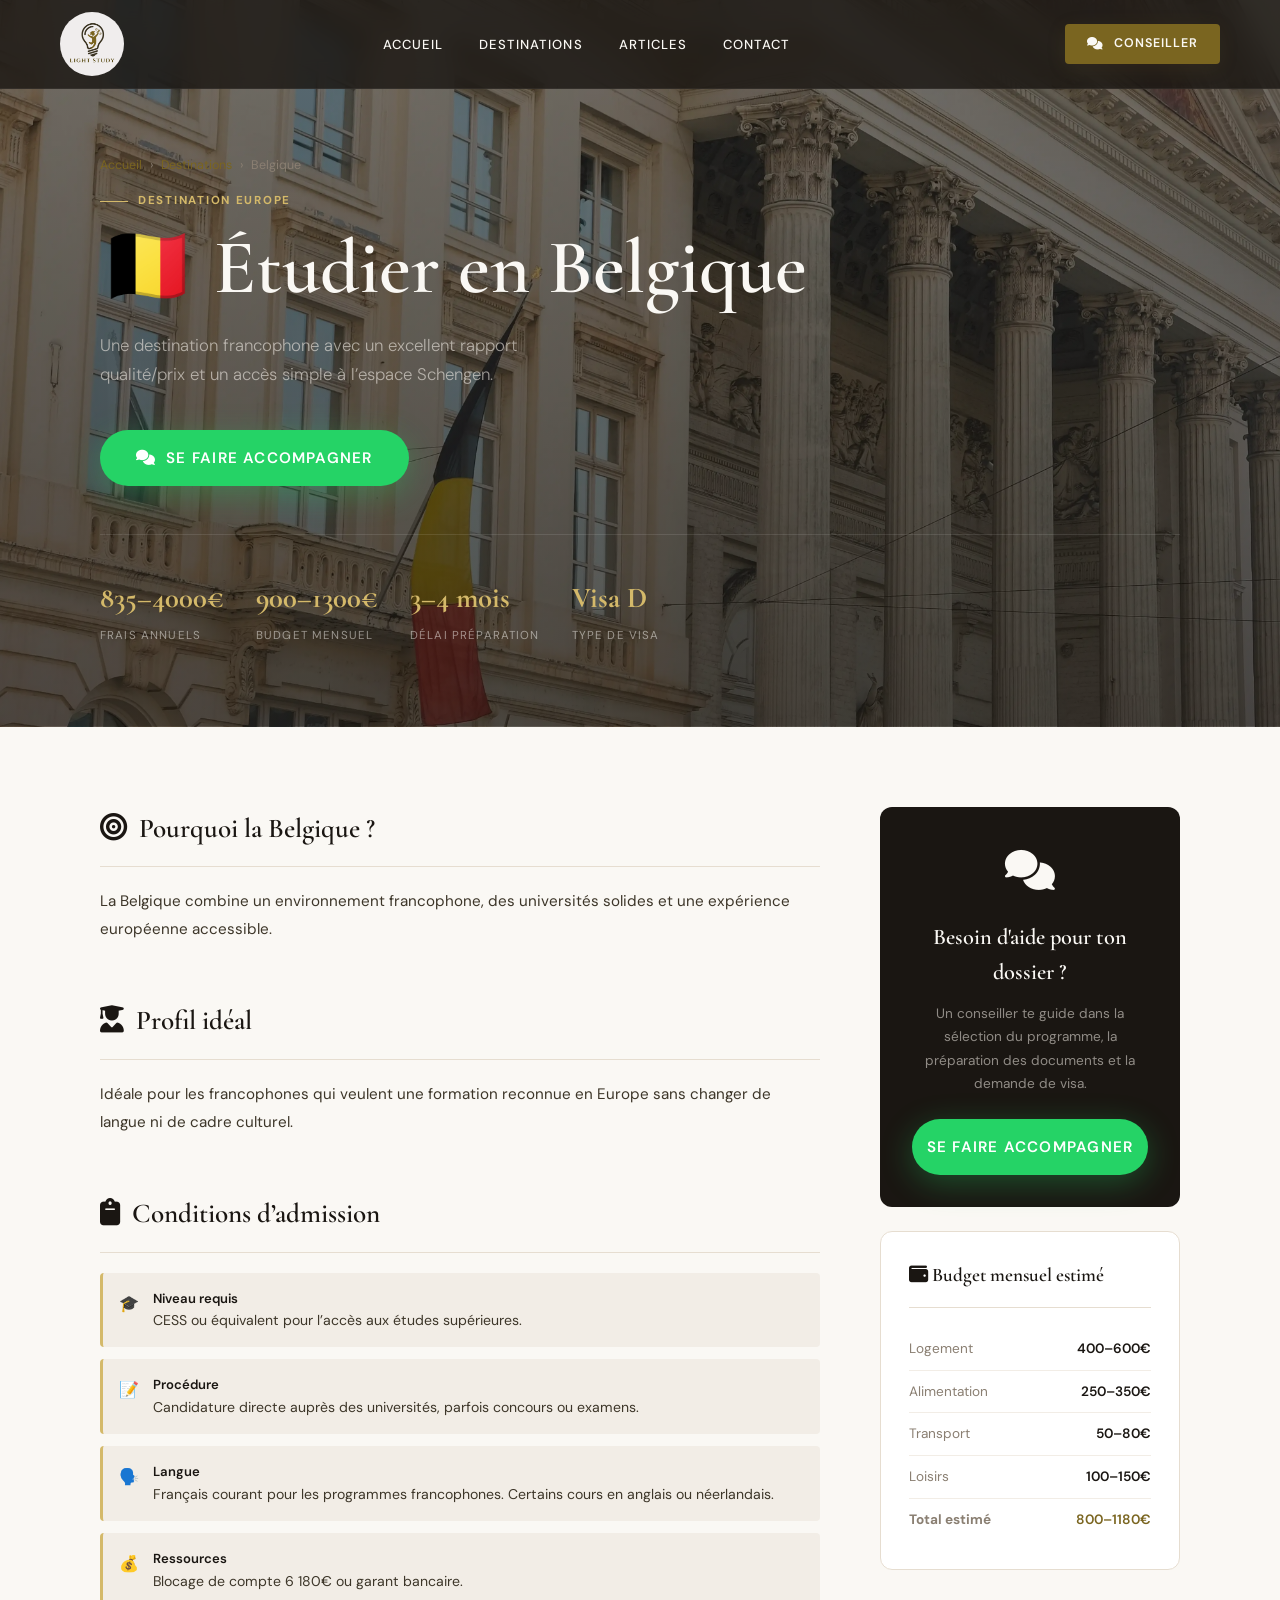
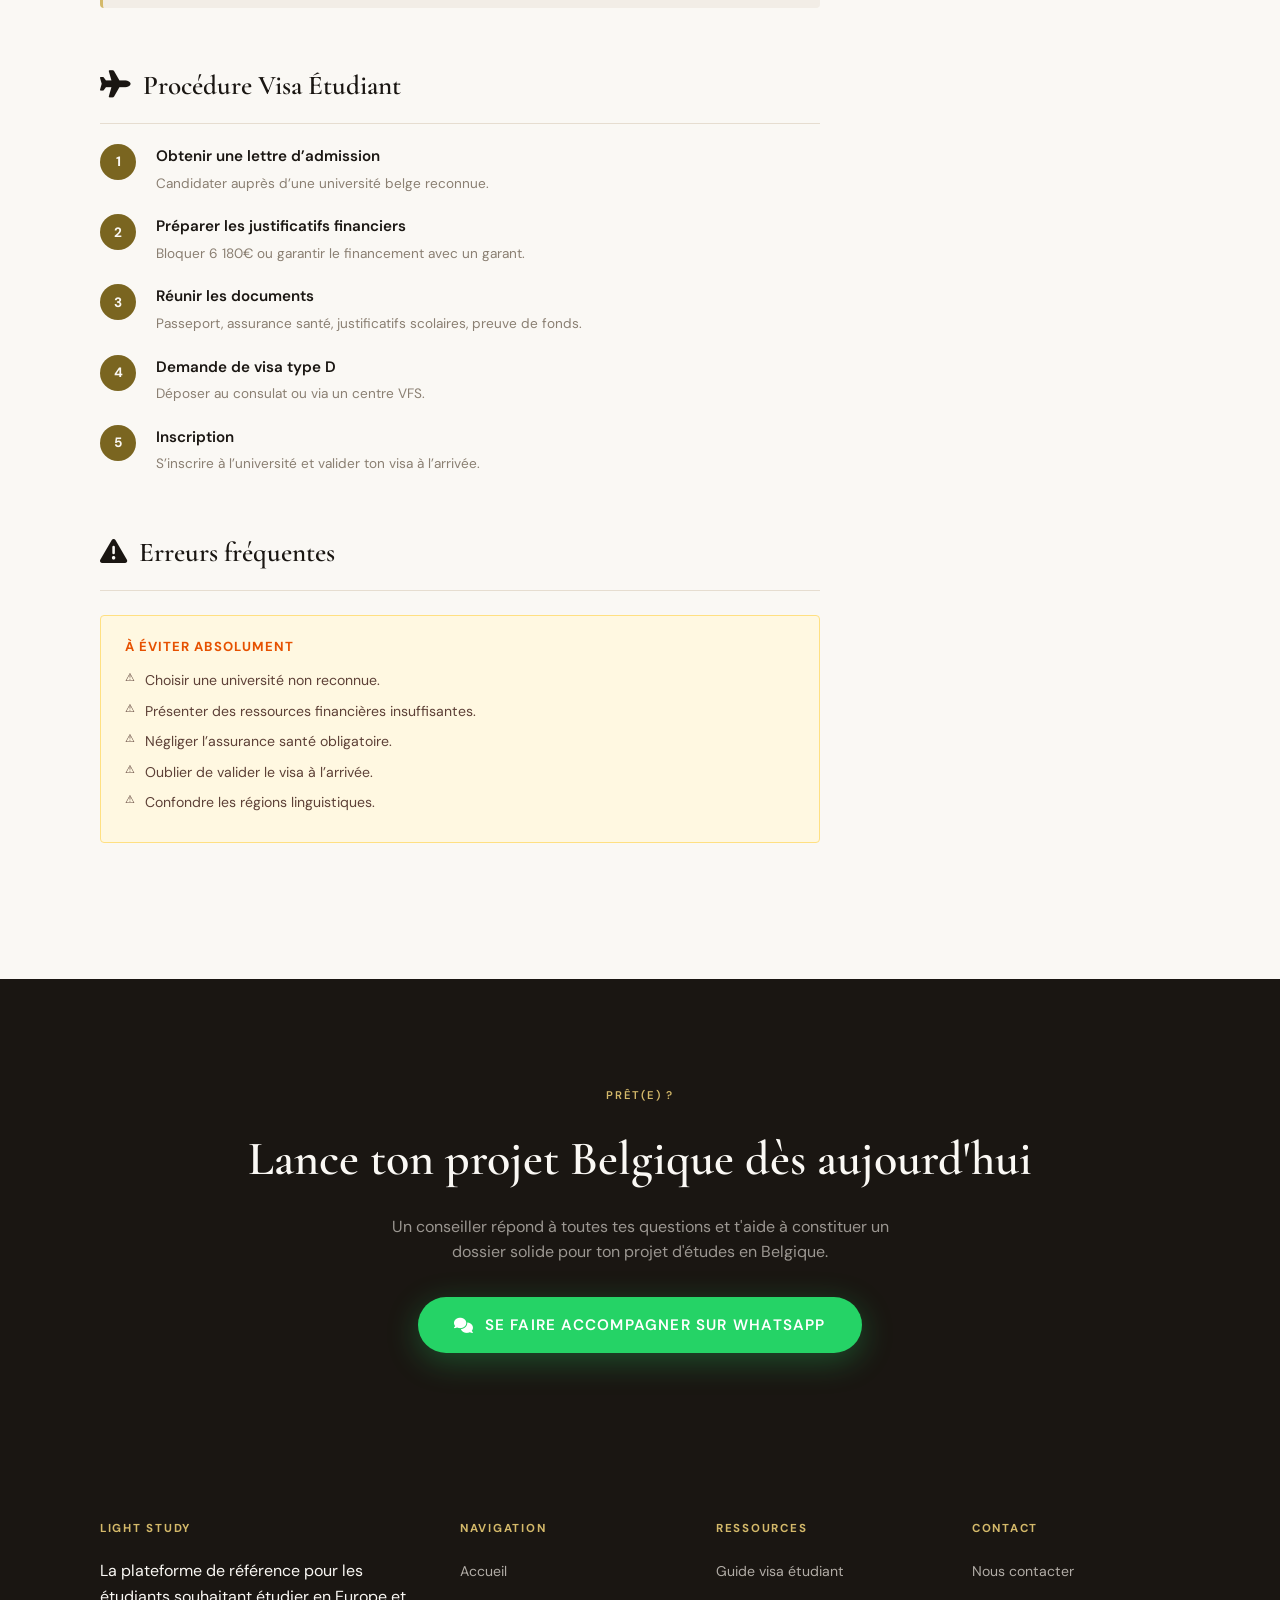
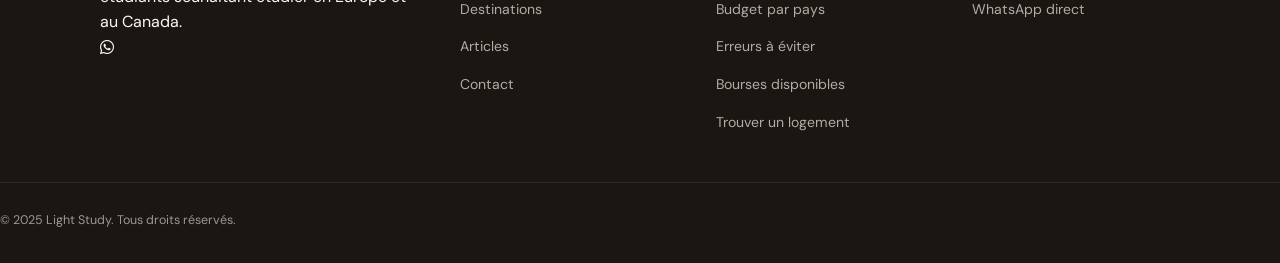
<file: belgique.html>
<!DOCTYPE html>
<html lang="fr">

<head>
  <meta charset="UTF-8">
  <meta name="viewport" content="width=device-width, initial-scale=1.0">
  <title>Étudier en Belgique — Visa, Conditions, Budget | Light Study</title>
  <meta name="description"
    content="Guide pour étudier en Belgique depuis l’Afrique : admission, visa étudiant et budget.">
  <meta name="keywords"
    content="étudier en Belgique, visa étudiant Belgique, université Belgique, études Afrique, CESS Belgique">
  <link rel="canonical" href="https://modzi.info/belgique">
  <link rel="stylesheet" href="styles.css">
  <link rel="icon" href="images/logo.png" type="image/png">
  <link rel="stylesheet" href="https://cdnjs.cloudflare.com/ajax/libs/font-awesome/6.4.0/css/all.min.css">
  <script
    type="application/ld+json">{"@context":"https://schema.org","@type":"Article","headline":"Étudier en Belgique : guide complet pour étudiants africains","description":"Visa, conditions d'admission et budget pour étudier en Belgique","author":{"@type":"Organization","name":"Light Study"}}</script>
</head>

<body>
  <nav class="navbar" aria-label="Navigation principale">
    <div class="navbar__inner">
      <a class="navbar__logo" href="index.html" aria-label="Light Study - Accueil">
        <img src="images/logo.png" alt="Light Study Logo" width="64" height="64"
          onerror="this.nextElementSibling.style.display='inline';">
        <span class="navbar__logo-text" style="display:none;">Light Study</span>
      </a>
      <ul class="navbar__links" role="list">
        <li><a href="index.html">Accueil</a></li>
        <li><a href="destinations.html">Destinations</a></li>
        <li><a href="articles/index.html">Articles</a></li>
        <li><a href="contact.html">Contact</a></li>
      </ul>
      <a href="#" class="btn btn-primary navbar__cta" data-wa-generic style="padding:10px 22px;font-size:0.78rem;"><i
          class="fas fa-comments"></i> Conseiller</a>
      <button class="hamburger" aria-label="Menu" aria-expanded="false"><span></span><span></span><span></span></button>
    </div>
  </nav>
  <div class="mobile-menu" role="dialog" aria-modal="true" aria-label="Menu mobile">
    <button class="close-btn" aria-label="Fermer le menu">✕</button>
    <a href="index.html">Accueil</a>
    <a href="destinations.html">Destinations</a>
    <a href="articles/index.html">Articles</a>
    <a href="contact.html">Contact</a>
    <a href="#" class="btn btn-whatsapp" data-wa-generic style="margin-top:16px;"><i class="fas fa-comments"></i> Parler
      à un conseiller</a>
  </div>
  <header class="country-hero" aria-labelledby="country-title">
    <div class="country-hero__bg" style="position: absolute; inset: 0; background-image: linear-gradient(rgba(26,22,18,0.5), rgba(26,22,18,0.7)), url('images/belgique_college.webp'); background-size: cover; background-position: center; z-index: 1;"></div>
    <div class="container">
      <nav class="breadcrumb" aria-label="Fil d'Ariane">
        <a href="index.html">Accueil</a><span>›</span>
        <a href="destinations.html">Destinations</a><span>›</span>
        <span aria-current="page">Belgique</span>
      </nav>
      <div class="country-hero__tag">Destination Europe</div>
      <h1 class="country-hero__title" id="country-title">🇧🇪 Étudier en Belgique</h1>
      <p class="country-hero__subtitle">Une destination francophone avec un excellent rapport qualité/prix et un accès
        simple à l’espace Schengen.</p>
      <a href="#" class="btn btn-whatsapp" data-wa-country="Belgique">
        <i class="fas fa-comments"></i> Se faire accompagner
      </a>
      <div class="country-hero__quick">
        <div class="quick-stat"><span class="quick-stat__val">835–4000€</span><span class="quick-stat__key">Frais
            annuels</span></div>
        <div class="quick-stat"><span class="quick-stat__val">900–1300€</span><span class="quick-stat__key">Budget
            mensuel</span></div>
        <div class="quick-stat"><span class="quick-stat__val">3–4 mois</span><span class="quick-stat__key">Délai
            préparation</span></div>
        <div class="quick-stat"><span class="quick-stat__val">Visa D</span><span class="quick-stat__key">Type de
            visa</span></div>
      </div>
    </div>
  </header>
  <div class="country-content">
    <div class="container">
      <div class="country-layout">
        <main>
          <div class="content-block fade-up">
            <h2 class="content-block__title"><span><i class="fas fa-bullseye"></i></span> Pourquoi la Belgique ?</h2>
            <p>La Belgique combine un environnement francophone, des universités solides et une expérience européenne
              accessible.</p>
          </div>
          <div class="content-block fade-up">
            <h2 class="content-block__title"><span><i class="fas fa-user-graduate"></i></span> Profil idéal</h2>
            <p>Idéale pour les francophones qui veulent une formation reconnue en Europe sans changer de langue ni de
              cadre culturel.</p>
          </div>
          <div class="content-block fade-up">
            <h2 class="content-block__title"><span><i class="fas fa-clipboard"></i></span> Conditions d’admission</h2>
            <div class="info-list">
              <div class="info-item">
                <div class="info-item__icon">🎓</div>
                <div class="info-item__text">
                  <span class="info-item__label">Niveau requis</span>
                  CESS ou équivalent pour l’accès aux études supérieures.
                </div>
              </div>
              <div class="info-item">
                <div class="info-item__icon">📝</div>
                <div class="info-item__text">
                  <span class="info-item__label">Procédure</span>
                  Candidature directe auprès des universités, parfois concours ou examens.
                </div>
              </div>
              <div class="info-item">
                <div class="info-item__icon">🗣️</div>
                <div class="info-item__text">
                  <span class="info-item__label">Langue</span>
                  Français courant pour les programmes francophones. Certains cours en anglais ou néerlandais.
                </div>
              </div>
              <div class="info-item">
                <div class="info-item__icon">💰</div>
                <div class="info-item__text">
                  <span class="info-item__label">Ressources</span>
                  Blocage de compte 6 180€ ou garant bancaire.
                </div>
              </div>
            </div>
          </div>
          <div class="content-block fade-up">
            <h2 class="content-block__title"><span><i class="fas fa-plane"></i></span> Procédure Visa Étudiant</h2>
            <div class="steps-list">
              <div class="step-item">
                <div class="step-item__num">1</div>
                <div class="step-item__content">
                  <h4>Obtenir une lettre d’admission</h4>
                  <p>Candidater auprès d’une université belge reconnue.</p>
                </div>
              </div>
              <div class="step-item">
                <div class="step-item__num">2</div>
                <div class="step-item__content">
                  <h4>Préparer les justificatifs financiers</h4>
                  <p>Bloquer 6 180€ ou garantir le financement avec un garant.</p>
                </div>
              </div>
              <div class="step-item">
                <div class="step-item__num">3</div>
                <div class="step-item__content">
                  <h4>Réunir les documents</h4>
                  <p>Passeport, assurance santé, justificatifs scolaires, preuve de fonds.</p>
                </div>
              </div>
              <div class="step-item">
                <div class="step-item__num">4</div>
                <div class="step-item__content">
                  <h4>Demande de visa type D</h4>
                  <p>Déposer au consulat ou via un centre VFS.</p>
                </div>
              </div>
              <div class="step-item">
                <div class="step-item__num">5</div>
                <div class="step-item__content">
                  <h4>Inscription</h4>
                  <p>S’inscrire à l’université et valider ton visa à l’arrivée.</p>
                </div>
              </div>
            </div>
          </div>
          <div class="content-block fade-up">
            <h2 class="content-block__title"><span><i class="fas fa-exclamation-triangle"></i></span> Erreurs fréquentes
            </h2>
            <div class="warning-box">
              <div class="warning-box__title">À éviter absolument</div>
              <ul>
                <li>Choisir une université non reconnue.</li>
                <li>Présenter des ressources financières insuffisantes.</li>
                <li>Négliger l’assurance santé obligatoire.</li>
                <li>Oublier de valider le visa à l’arrivée.</li>
                <li>Confondre les régions linguistiques.</li>
              </ul>
            </div>
          </div>
        </main>
        <aside class="sidebar">
          <div class="sidebar-card fade-up">
            <div class="sidebar-card__icon"><i class="fas fa-comments"></i></div>
            <div class="sidebar-card__title">Besoin d'aide pour ton dossier ?</div>
            <p class="sidebar-card__text">Un conseiller te guide dans la sélection du programme, la préparation des
              documents et la demande de visa.</p>
            <a href="#" class="btn btn-whatsapp" data-wa-country="Belgique">Se faire accompagner</a>
          </div>
          <div class="budget-card fade-up">
            <h3><i class="fas fa-wallet"></i> Budget mensuel estimé</h3>
            <div class="budget-line"><span class="budget-line__label">Logement</span><span
                class="budget-line__val">400–600€</span></div>
            <div class="budget-line"><span class="budget-line__label">Alimentation</span><span
                class="budget-line__val">250–350€</span></div>
            <div class="budget-line"><span class="budget-line__label">Transport</span><span
                class="budget-line__val">50–80€</span></div>
            <div class="budget-line"><span class="budget-line__label">Loisirs</span><span
                class="budget-line__val">100–150€</span></div>
            <div class="budget-line"><span class="budget-line__label">Total estimé</span><span
                class="budget-line__val">800–1180€</span></div>
          </div>
        </aside>
      </div>
    </div>
  </div>
  <section class="section section--dark" style="text-align:center;">
    <div class="container">
      <div class="fade-up">
        <div class="tag tag--light">Prêt(e) ?</div>
        <h2
          style="font-family:var(--font-display);font-size:clamp(2rem,4vw,3rem);font-weight:600;color:var(--cream);margin-bottom:16px;">
          Lance ton projet Belgique dès aujourd'hui</h2>
        <p style="color:rgba(242,237,230,0.6);margin-bottom:32px;max-width:520px;margin-left:auto;margin-right:auto;">Un
          conseiller répond à toutes tes questions et t'aide à constituer un dossier solide pour ton projet d'études en
          Belgique.</p>
        <a href="#" class="btn btn-whatsapp" data-wa-country="Belgique"><i class="fas fa-comments"></i> Se faire
          accompagner sur WhatsApp</a>
      </div>
    </div>
  </section>
  <footer class="footer">
    <div class="container footer__grid">
      <div class="footer__col">
        <h4>Light Study</h4>
        <p>La plateforme de référence pour les étudiants souhaitant étudier en Europe et au Canada.</p>
        <div class="footer__social">
          <a href="https://wa.me/33675700925" target="_blank" rel="noopener" aria-label="WhatsApp">
            <i class="fab fa-whatsapp"></i>
          </a>
        </div>
      </div>
      <div class="footer__col">
        <h4>Navigation</h4>
        <ul>
          <li><a href="index.html">Accueil</a></li>
          <li><a href="destinations.html">Destinations</a></li>
          <li><a href="articles/index.html">Articles</a></li>
          <li><a href="contact.html">Contact</a></li>
        </ul>
      </div>
      <div class="footer__col">
        <h4>Ressources</h4>
        <ul>
          <li><a href="articles/index.html#modal-visa-etudiant">Guide visa étudiant</a></li>
          <li><a href="articles/index.html#modal-budget-etudes">Budget par pays</a></li>
          <li><a href="articles/index.html#modal-erreurs-visa">Erreurs à éviter</a></li>
          <li><a href="articles/index.html#modal-bourses-africains">Bourses disponibles</a></li>
          <li><a href="articles/index.html#modal-logement-etudiant">Trouver un logement</a></li>
        </ul>
      </div>
      <div class="footer__col">
        <h4>Contact</h4>
        <ul>
          <li><a href="contact.html">Nous contacter</a></li>
          <li><a href="https://wa.me/33675700925" target="_blank" rel="noopener">WhatsApp direct</a></li>
        </ul>
      </div>
    </div>
    <div class="footer__bottom">
      <span>© 2025 Light Study. Tous droits réservés.</span>
    </div>
  </footer>
  <script src="main.js"></script>
</body>

</html>
</file>
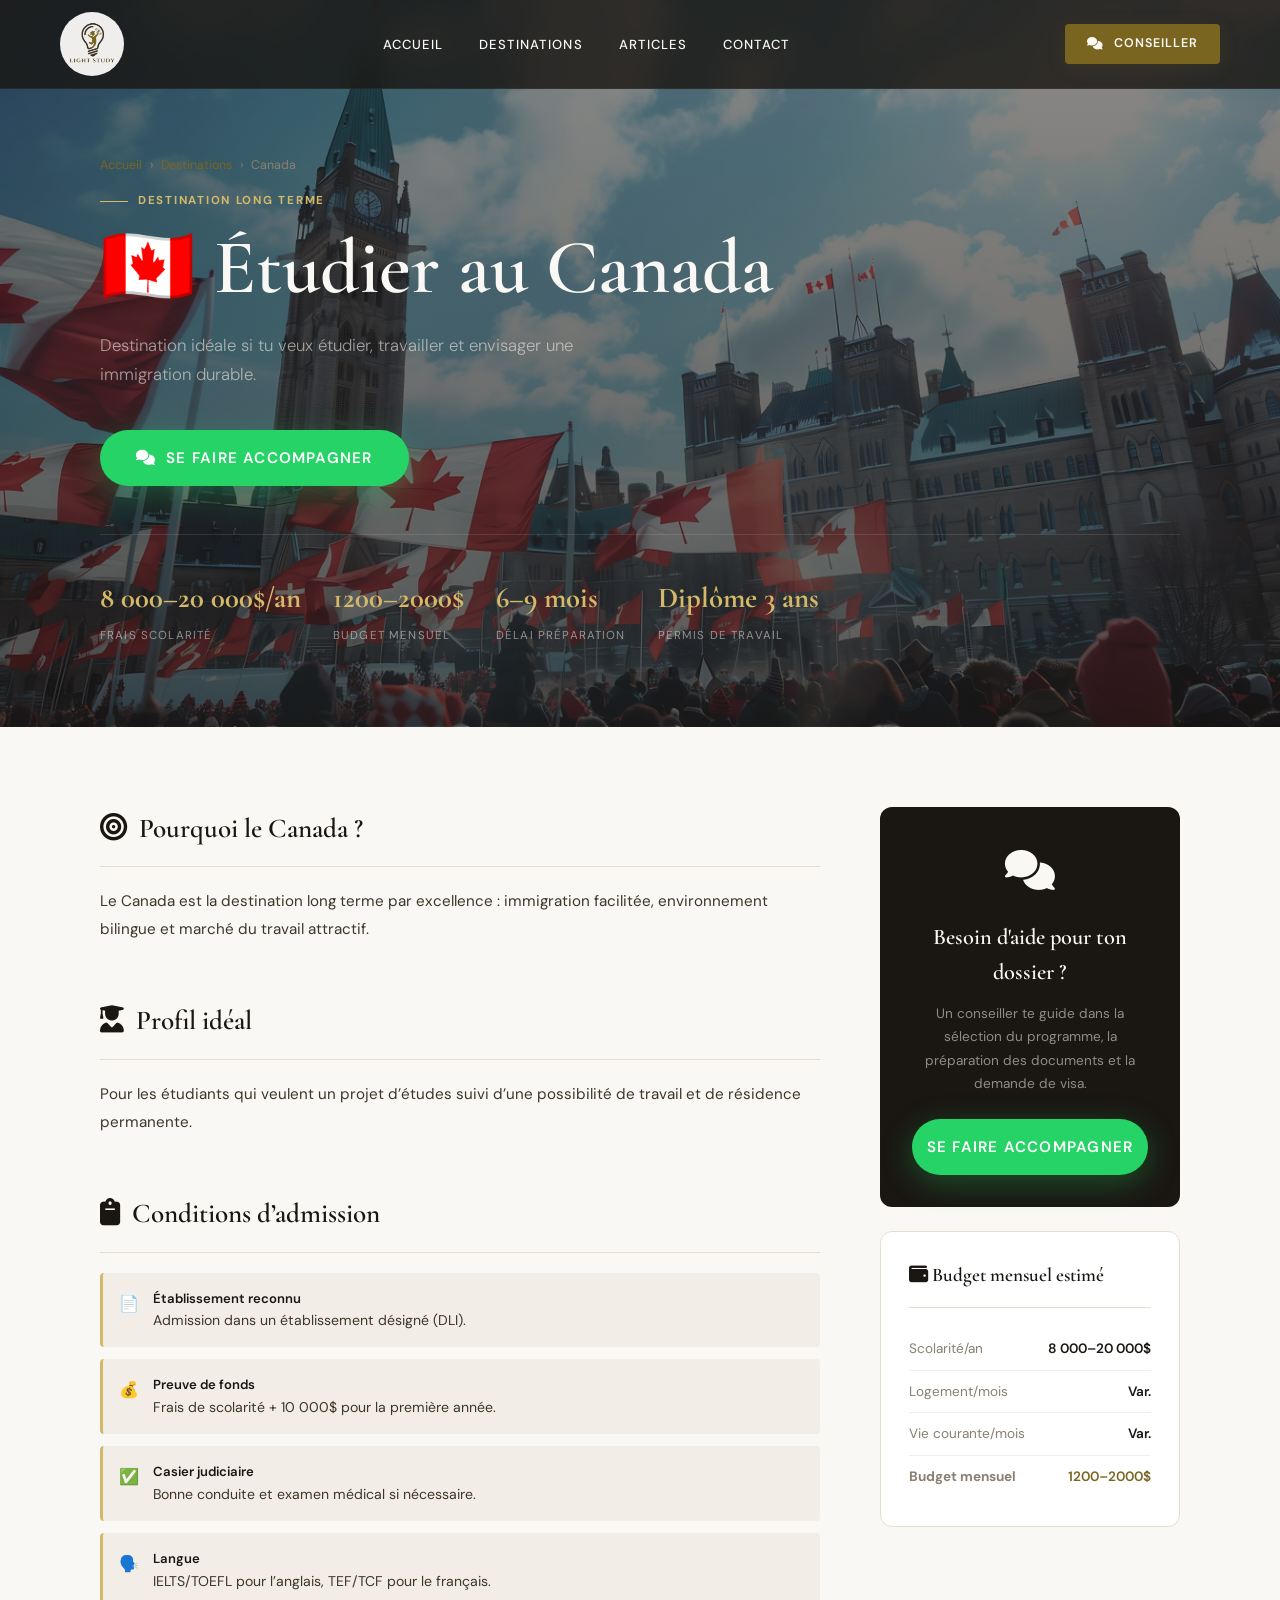
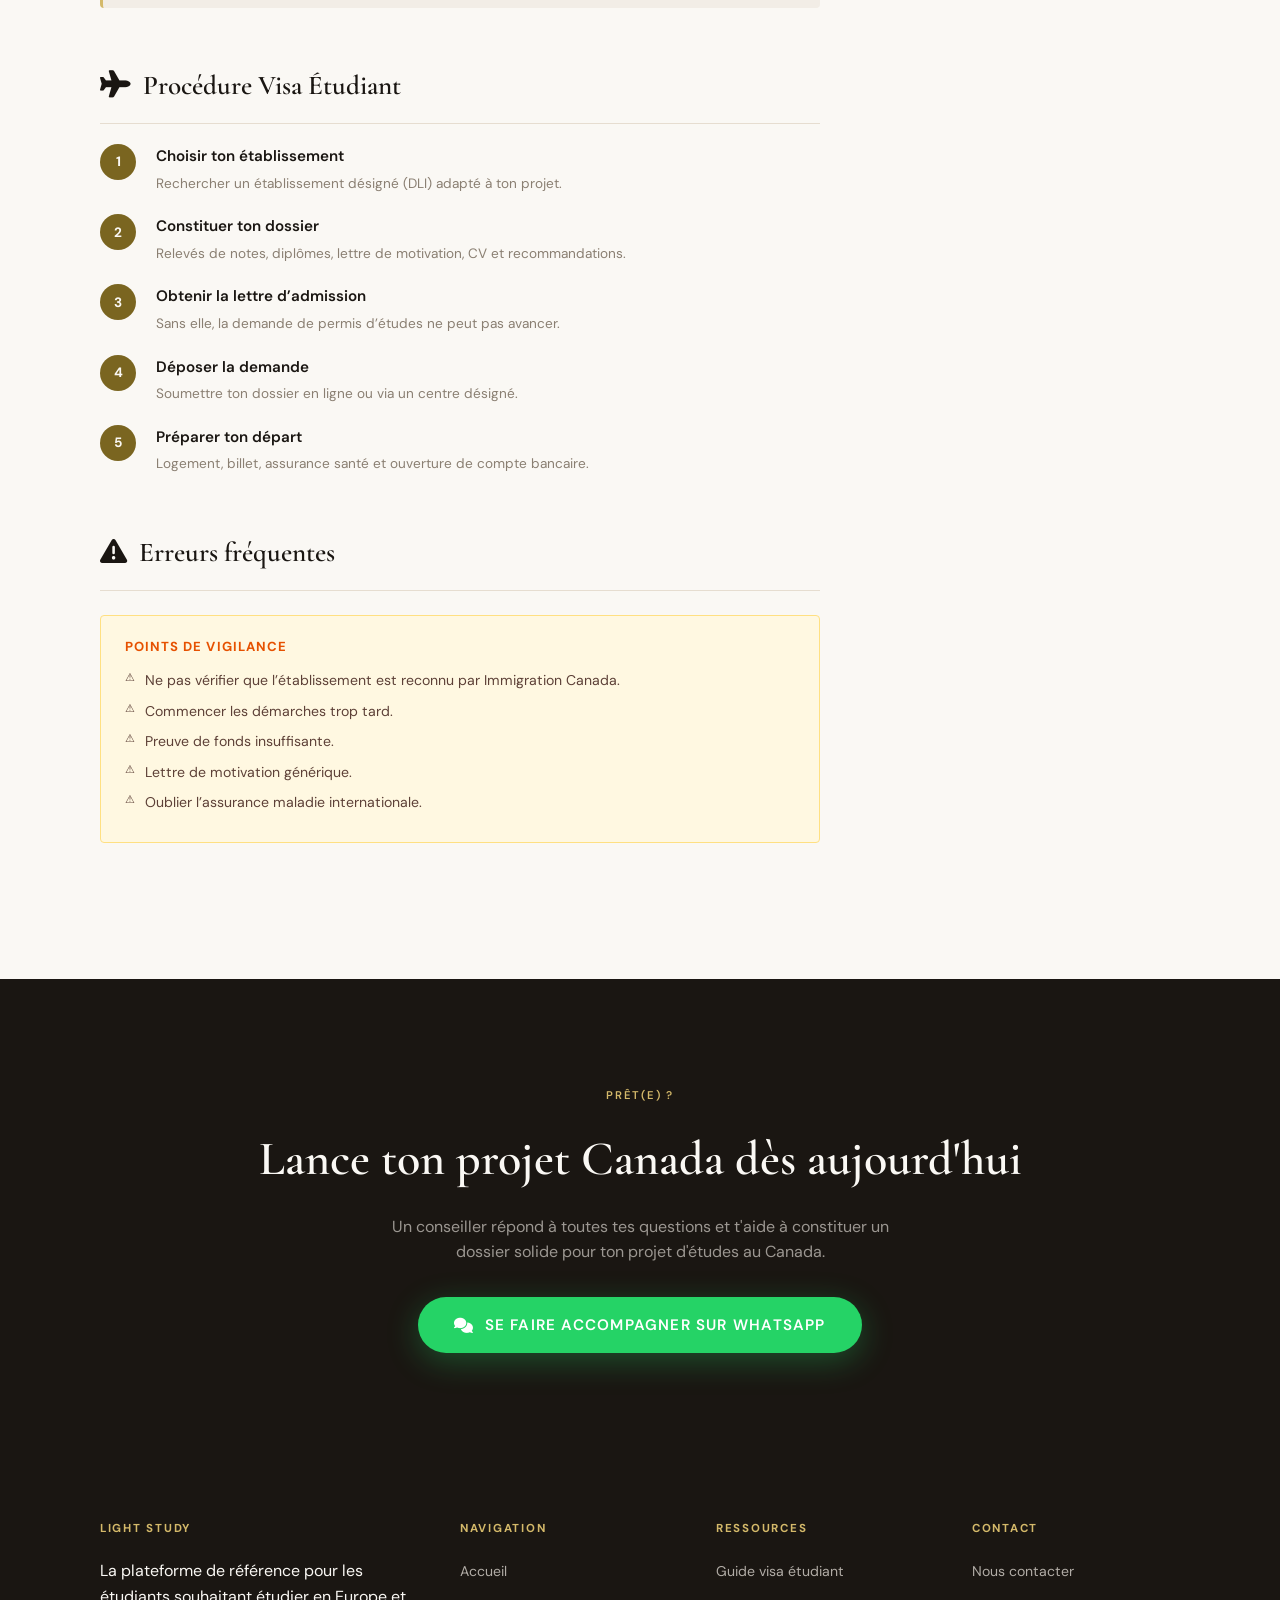
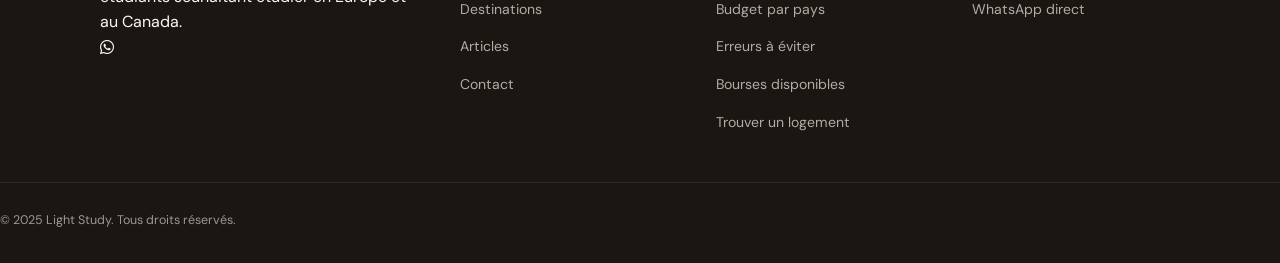
<file: canada.html>
<!DOCTYPE html>
<html lang="fr">

<head>
  <meta charset="UTF-8">
  <meta name="viewport" content="width=device-width, initial-scale=1.0">
  <title>Étudier au Canada — Visa, Conditions, Budget | Light Study</title>
  <meta name="description"
    content="Guide complet pour étudier au Canada depuis l’Afrique : permis d’études, budget, admission et PGWP.">
  <meta name="keywords" content="étudier au Canada, visa étudiant Canada, PGWP, budget Canada, DLI">
  <link rel="canonical" href="https://modzi.info/canada">
  <link rel="stylesheet" href="styles.css">
  <link rel="icon" href="images/logo.png" type="image/png">
  <link rel="stylesheet" href="https://cdnjs.cloudflare.com/ajax/libs/font-awesome/6.4.0/css/all.min.css">
  <script
    type="application/ld+json">{"@context":"https://schema.org","@type":"Article","headline":"Étudier au Canada : guide complet pour étudiants africains","description":"Visa, conditions d'admission et budget pour étudier au Canada","author":{"@type":"Organization","name":"Light Study"}}</script>
</head>

<body>
  <nav class="navbar" aria-label="Navigation principale">
    <div class="navbar__inner">
      <a class="navbar__logo" href="index.html" aria-label="Light Study - Accueil">
        <img src="images/logo.png" alt="Light Study Logo" width="64" height="64"
          onerror="this.nextElementSibling.style.display='inline';">
        <span class="navbar__logo-text" style="display:none;">Light Study</span>
      </a>
      <ul class="navbar__links" role="list">
        <li><a href="index.html">Accueil</a></li>
        <li><a href="destinations.html">Destinations</a></li>
        <li><a href="articles/index.html">Articles</a></li>
        <li><a href="contact.html">Contact</a></li>
      </ul>
      <a href="#" class="btn btn-primary navbar__cta" data-wa-generic style="padding:10px 22px;font-size:0.78rem;"><i
          class="fas fa-comments"></i> Conseiller</a>
      <button class="hamburger" aria-label="Menu" aria-expanded="false"><span></span><span></span><span></span></button>
    </div>
  </nav>
  <div class="mobile-menu" role="dialog" aria-modal="true" aria-label="Menu mobile">
    <button class="close-btn" aria-label="Fermer le menu">✕</button>
    <a href="index.html">Accueil</a>
    <a href="destinations.html">Destinations</a>
    <a href="articles/index.html">Articles</a>
    <a href="contact.html">Contact</a>
    <a href="#" class="btn btn-whatsapp" data-wa-generic style="margin-top:16px;"><i class="fas fa-comments"></i> Parler
      à un conseiller</a>
  </div>
  <header class="country-hero" aria-labelledby="country-title">
    <div class="country-hero__bg" style="position: absolute; inset: 0; background-image: linear-gradient(rgba(26,22,18,0.5), rgba(26,22,18,0.7)), url('images/Canada_college.webp'); background-size: cover; background-position: center; z-index: 1;"></div>
    <div class="container">
      <nav class="breadcrumb" aria-label="Fil d'Ariane">
        <a href="index.html">Accueil</a><span>›</span>
        <a href="destinations.html">Destinations</a><span>›</span>
        <span aria-current="page">Canada</span>
      </nav>
      <div class="country-hero__tag">Destination long terme</div>
      <h1 class="country-hero__title" id="country-title">🇨🇦 Étudier au Canada</h1>
      <p class="country-hero__subtitle">Destination idéale si tu veux étudier, travailler et envisager une immigration
        durable.</p>
      <a href="#" class="btn btn-whatsapp" data-wa-country="Canada">
        <i class="fas fa-comments"></i> Se faire accompagner
      </a>
      <div class="country-hero__quick">
        <div class="quick-stat"><span class="quick-stat__val">8 000–20 000$/an</span><span class="quick-stat__key">Frais
            scolarité</span></div>
        <div class="quick-stat"><span class="quick-stat__val">1200–2000$</span><span class="quick-stat__key">Budget
            mensuel</span></div>
        <div class="quick-stat"><span class="quick-stat__val">6–9 mois</span><span class="quick-stat__key">Délai
            préparation</span></div>
        <div class="quick-stat"><span class="quick-stat__val">Diplôme 3 ans</span><span class="quick-stat__key">permis
            de
            travail</span></div>
      </div>
    </div>
  </header>
  <div class="country-content">
    <div class="container">
      <div class="country-layout">
        <main>
          <div class="content-block fade-up">
            <h2 class="content-block__title"><span><i class="fas fa-bullseye"></i></span> Pourquoi le Canada ?</h2>
            <p>Le Canada est la destination long terme par excellence : immigration facilitée, environnement bilingue et
              marché du travail attractif.</p>
          </div>
          <div class="content-block fade-up">
            <h2 class="content-block__title"><span><i class="fas fa-user-graduate"></i></span> Profil idéal</h2>
            <p>Pour les étudiants qui veulent un projet d’études suivi d’une possibilité de travail et de résidence
              permanente.</p>
          </div>
          <div class="content-block fade-up">
            <h2 class="content-block__title"><span><i class="fas fa-clipboard"></i></span> Conditions d’admission</h2>
            <div class="info-list">
              <div class="info-item">
                <div class="info-item__icon">📄</div>
                <div class="info-item__text">
                  <span class="info-item__label">Établissement reconnu</span>
                  Admission dans un établissement désigné (DLI).
                </div>
              </div>
              <div class="info-item">
                <div class="info-item__icon">💰</div>
                <div class="info-item__text">
                  <span class="info-item__label">Preuve de fonds</span>
                  Frais de scolarité + 10 000$ pour la première année.
                </div>
              </div>
              <div class="info-item">
                <div class="info-item__icon">✅</div>
                <div class="info-item__text">
                  <span class="info-item__label">Casier judiciaire</span>
                  Bonne conduite et examen médical si nécessaire.
                </div>
              </div>
              <div class="info-item">
                <div class="info-item__icon">🗣️</div>
                <div class="info-item__text">
                  <span class="info-item__label">Langue</span>
                  IELTS/TOEFL pour l’anglais, TEF/TCF pour le français.
                </div>
              </div>
            </div>
          </div>
          <div class="content-block fade-up">
            <h2 class="content-block__title"><span><i class="fas fa-plane"></i></span> Procédure Visa Étudiant</h2>
            <div class="steps-list">
              <div class="step-item">
                <div class="step-item__num">1</div>
                <div class="step-item__content">
                  <h4>Choisir ton établissement</h4>
                  <p>Rechercher un établissement désigné (DLI) adapté à ton projet.</p>
                </div>
              </div>
              <div class="step-item">
                <div class="step-item__num">2</div>
                <div class="step-item__content">
                  <h4>Constituer ton dossier</h4>
                  <p>Relevés de notes, diplômes, lettre de motivation, CV et recommandations.</p>
                </div>
              </div>
              <div class="step-item">
                <div class="step-item__num">3</div>
                <div class="step-item__content">
                  <h4>Obtenir la lettre d’admission</h4>
                  <p>Sans elle, la demande de permis d’études ne peut pas avancer.</p>
                </div>
              </div>
              <div class="step-item">
                <div class="step-item__num">4</div>
                <div class="step-item__content">
                  <h4>Déposer la demande</h4>
                  <p>Soumettre ton dossier en ligne ou via un centre désigné.</p>
                </div>
              </div>
              <div class="step-item">
                <div class="step-item__num">5</div>
                <div class="step-item__content">
                  <h4>Préparer ton départ</h4>
                  <p>Logement, billet, assurance santé et ouverture de compte bancaire.</p>
                </div>
              </div>
            </div>
          </div>
          <div class="content-block fade-up">
            <h2 class="content-block__title"><span><i class="fas fa-exclamation-triangle"></i></span> Erreurs fréquentes
            </h2>
            <div class="warning-box">
              <div class="warning-box__title">Points de vigilance</div>
              <ul>
                <li>Ne pas vérifier que l’établissement est reconnu par Immigration Canada.</li>
                <li>Commencer les démarches trop tard.</li>
                <li>Preuve de fonds insuffisante.</li>
                <li>Lettre de motivation générique.</li>
                <li>Oublier l’assurance maladie internationale.</li>
              </ul>
            </div>
          </div>
        </main>
        <aside class="sidebar">
          <div class="sidebar-card fade-up">
            <div class="sidebar-card__icon"><i class="fas fa-comments"></i></div>
            <div class="sidebar-card__title">Besoin d'aide pour ton dossier ?</div>
            <p class="sidebar-card__text">Un conseiller te guide dans la sélection du programme, la préparation des
              documents et la demande de visa.</p>
            <a href="#" class="btn btn-whatsapp" data-wa-country="Canada">Se faire accompagner</a>
          </div>
          <div class="budget-card fade-up">
            <h3><i class="fas fa-wallet"></i> Budget mensuel estimé</h3>
            <div class="budget-line"><span class="budget-line__label">Scolarité/an</span><span
                class="budget-line__val">8 000–20 000$</span></div>
            <div class="budget-line"><span class="budget-line__label">Logement/mois</span><span
                class="budget-line__val">Var.</span></div>
            <div class="budget-line"><span class="budget-line__label">Vie courante/mois</span><span
                class="budget-line__val">Var.</span></div>
            <div class="budget-line"><span class="budget-line__label">Budget mensuel</span><span
                class="budget-line__val">1200–2000$</span></div>
          </div>
        </aside>
      </div>
    </div>
  </div>
  <section class="section section--dark" style="text-align:center;">
    <div class="container">
      <div class="fade-up">
        <div class="tag tag--light">Prêt(e) ?</div>
        <h2
          style="font-family:var(--font-display);font-size:clamp(2rem,4vw,3rem);font-weight:600;color:var(--cream);margin-bottom:16px;">
          Lance ton projet Canada dès aujourd'hui</h2>
        <p style="color:rgba(242,237,230,0.6);margin-bottom:32px;max-width:520px;margin-left:auto;margin-right:auto;">Un
          conseiller répond à toutes tes questions et t'aide à constituer un dossier solide pour ton projet d'études au
          Canada.</p>
        <a href="#" class="btn btn-whatsapp" data-wa-country="Canada"><i class="fas fa-comments"></i> Se faire
          accompagner sur WhatsApp</a>
      </div>
    </div>
  </section>
  <footer class="footer">
    <div class="container footer__grid">
      <div class="footer__col">
        <h4>Light Study</h4>
        <p>La plateforme de référence pour les étudiants souhaitant étudier en Europe et au Canada.</p>
        <div class="footer__social">
          <a href="https://wa.me/33675700925" target="_blank" rel="noopener" aria-label="WhatsApp">
            <i class="fab fa-whatsapp"></i>
          </a>
        </div>
      </div>
      <div class="footer__col">
        <h4>Navigation</h4>
        <ul>
          <li><a href="index.html">Accueil</a></li>
          <li><a href="destinations.html">Destinations</a></li>
          <li><a href="articles/index.html">Articles</a></li>
          <li><a href="contact.html">Contact</a></li>
        </ul>
      </div>
      <div class="footer__col">
        <h4>Ressources</h4>
        <ul>
          <li><a href="articles/index.html#modal-visa-etudiant">Guide visa étudiant</a></li>
          <li><a href="articles/index.html#modal-budget-etudes">Budget par pays</a></li>
          <li><a href="articles/index.html#modal-erreurs-visa">Erreurs à éviter</a></li>
          <li><a href="articles/index.html#modal-bourses-africains">Bourses disponibles</a></li>
          <li><a href="articles/index.html#modal-logement-etudiant">Trouver un logement</a></li>
        </ul>
      </div>
      <div class="footer__col">
        <h4>Contact</h4>
        <ul>
          <li><a href="contact.html">Nous contacter</a></li>
          <li><a href="https://wa.me/33675700925" target="_blank" rel="noopener">WhatsApp direct</a></li>
        </ul>
      </div>
    </div>
    <div class="footer__bottom">
      <span>© 2025 Light Study. Tous droits réservés.</span>
    </div>
  </footer>
  <script src="main.js"></script>
</body>

</html>
</file>
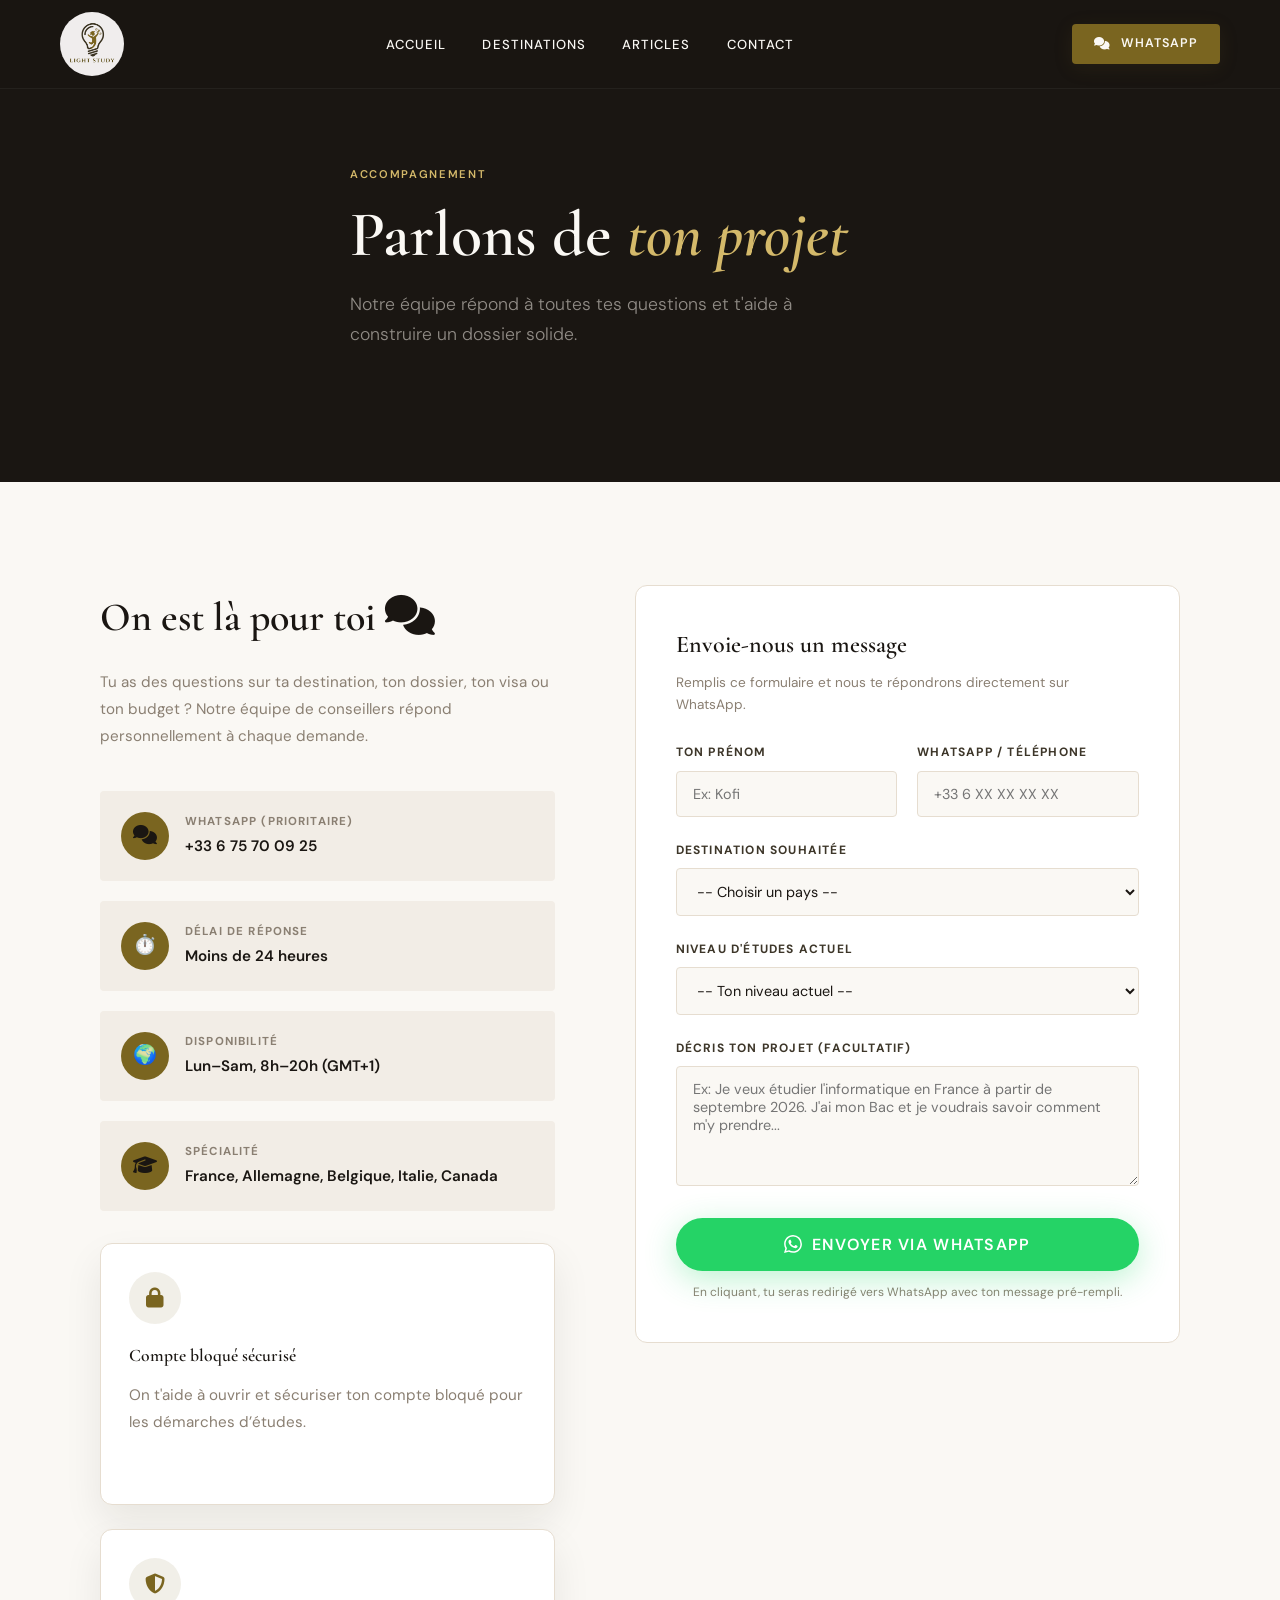
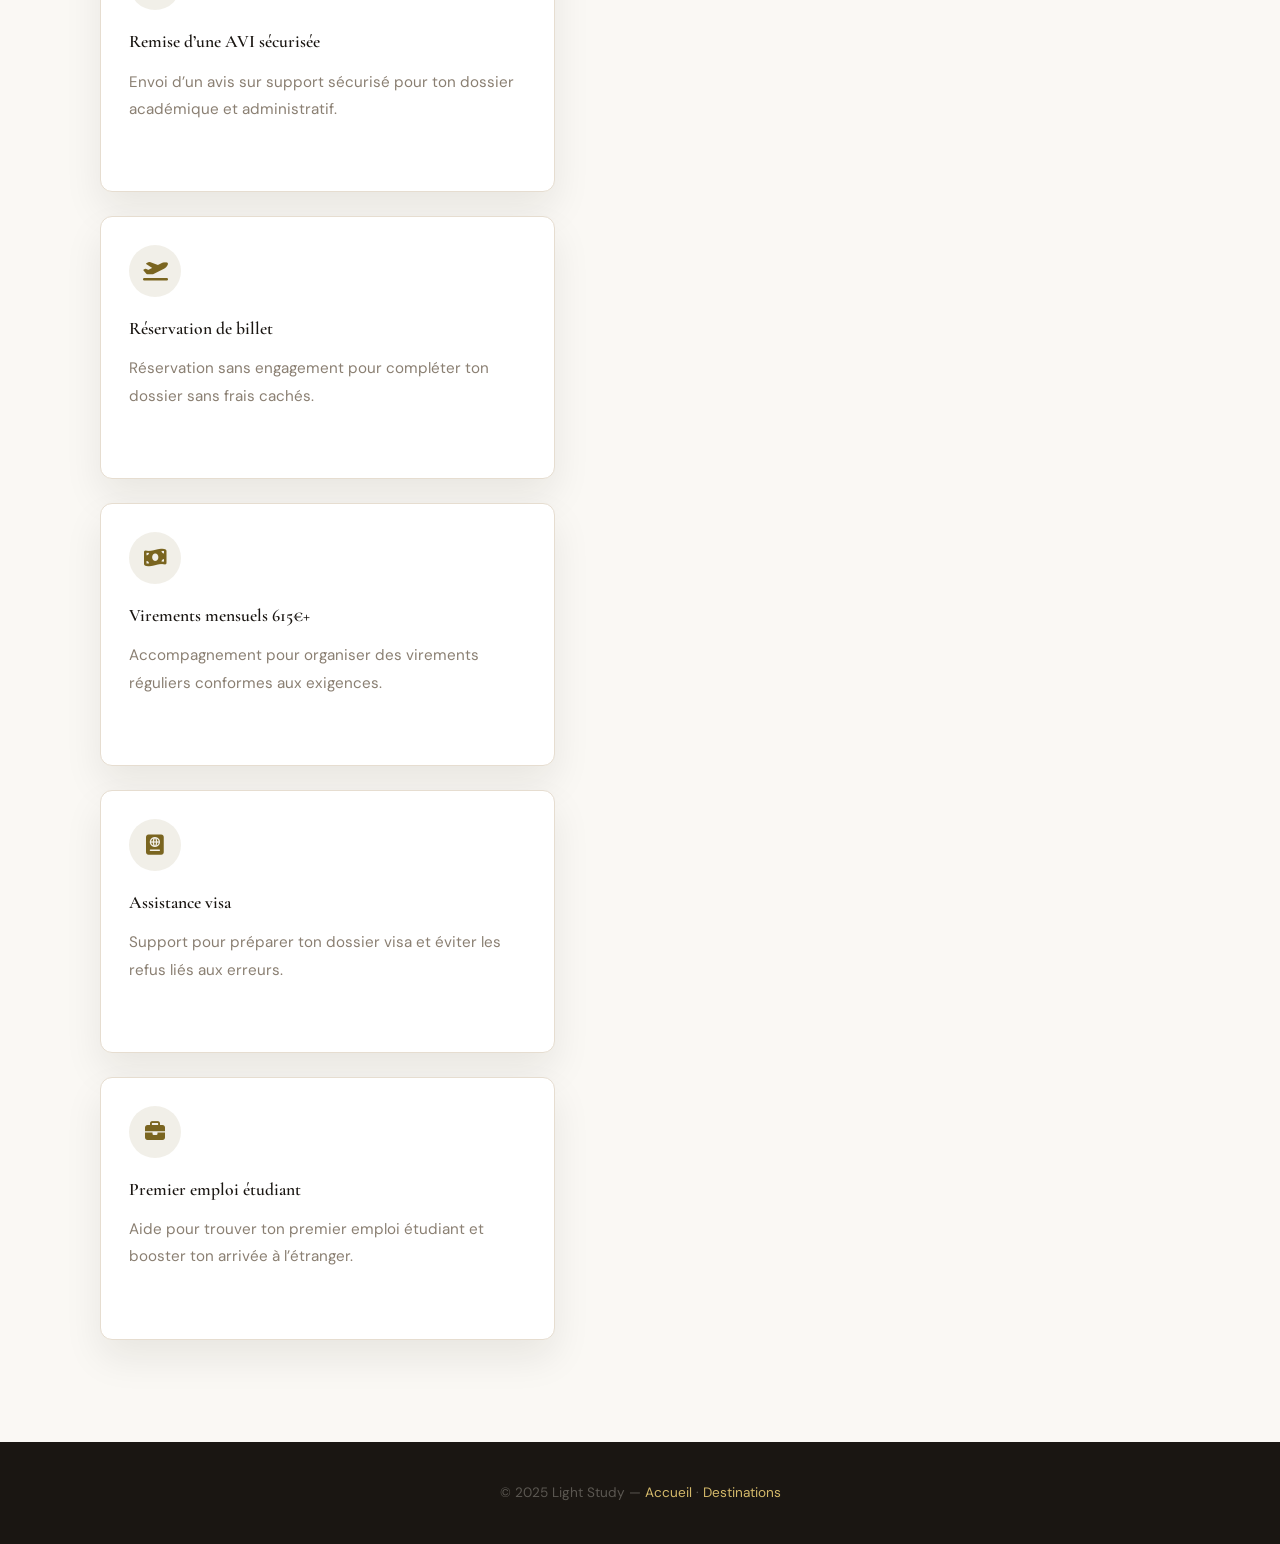
<file: contact.html>
<!DOCTYPE html>
<html lang="fr">
<head>
  <meta charset="UTF-8">
  <meta name="viewport" content="width=device-width, initial-scale=1.0">
  <title>Contact — Parler à un Conseiller | Light Study</title>
  <meta name="description" content="Contacte l'équipe Light Study pour un accompagnement personnalisé dans ton projet d'études à l'étranger. Réponse sous 24h sur WhatsApp.">
  <link rel="canonical" href="https://modzi.info/contact">
  <link rel="stylesheet" href="styles.css">
  <link rel="icon" href="images/logo.png" type="image/png">
  <link rel="stylesheet" href="https://cdnjs.cloudflare.com/ajax/libs/font-awesome/6.4.0/css/all.min.css">
</head>
<body>
<nav class="navbar">
  <div class="navbar__inner">
    <a class="navbar__logo" href="index.html" aria-label="Light Study - Accueil">
      <img src="images/logo.png" alt="Light Study Logo" width="64" height="64" onerror="this.nextElementSibling.style.display='inline';">
      <span class="navbar__logo-text" style="display:none;">Light Study</span>
    </a>
    <ul class="navbar__links">
      <li><a href="index.html">Accueil</a></li>
      <li><a href="destinations.html">Destinations</a></li>
      <li><a href="articles/index.html">Articles</a></li>
      <li><a href="contact.html" aria-current="page">Contact</a></li>
    </ul>
    <a href="#" class="btn btn-primary navbar__cta" data-wa-generic style="padding:10px 22px;font-size:0.78rem;"><i class="fas fa-comments"></i> WhatsApp</a>
    <button class="hamburger" aria-label="Menu"><span></span><span></span><span></span></button>
  </div>
</nav>
<div class="mobile-menu">
  <button class="close-btn">✕</button>
  <a href="index.html">Accueil</a>
  <a href="destinations.html">Destinations</a>
  <a href="articles/index.html">Articles</a>
  <a href="contact.html">Contact</a>
</div>

<header class="page-header">
  <div class="page-header__bg" aria-hidden="true"></div>
  <div class="container page-header__content">
    <div class="tag tag--light">Accompagnement</div>
    <h1 class="page-header__title">Parlons de <em style="font-style:italic;color:var(--gold-pale);">ton projet</em></h1>
    <p class="page-header__sub">Notre équipe répond à toutes tes questions et t'aide à construire un dossier solide.</p>
  </div>
</header>

<section class="contact-section">
  <div class="container">
    <div class="contact-layout">
      <div class="contact-info fade-up">
        <h2 class="contact-info__title">On est là pour toi <i class="fas fa-comments"></i></h2>
        <p>Tu as des questions sur ta destination, ton dossier, ton visa ou ton budget ? Notre équipe de conseillers répond personnellement à chaque demande.</p>
        <div class="contact-methods">
          <a href="https://wa.me/33675700925" target="_blank" rel="noopener" class="contact-method">
            <div class="contact-method__icon"><i class="fas fa-comments"></i></div>
            <div>
              <div class="contact-method__label">WhatsApp (prioritaire)</div>
              <div class="contact-method__val">+33 6 75 70 09 25</div>
            </div>
          </a>
          <div class="contact-method">
            <div class="contact-method__icon">⏱️</div>
            <div>
              <div class="contact-method__label">Délai de réponse</div>
              <div class="contact-method__val">Moins de 24 heures</div>
            </div>
          </div>
          <div class="contact-method">
            <div class="contact-method__icon">🌍</div>
            <div>
              <div class="contact-method__label">Disponibilité</div>
              <div class="contact-method__val">Lun–Sam, 8h–20h (GMT+1)</div>
            </div>
          </div>
          <div class="contact-method">
            <div class="contact-method__icon"><i class="fas fa-graduation-cap"></i></div>
            <div>
              <div class="contact-method__label">Spécialité</div>
              <div class="contact-method__val">France, Allemagne, Belgique, Italie, Canada</div>
            </div>
          </div>
        </div>
        <div class="service-grid" style="margin-top:32px;">
          <article class="service-card">
            <div class="service-card__icon"><i class="fas fa-lock"></i></div>
            <h3>Compte bloqué sécurisé</h3>
            <p>On t'aide à ouvrir et sécuriser ton compte bloqué pour les démarches d’études.</p>
          </article>
          <article class="service-card">
            <div class="service-card__icon"><i class="fas fa-shield-alt"></i></div>
            <h3>Remise d’une AVI sécurisée</h3>
            <p>Envoi d’un avis sur support sécurisé pour ton dossier académique et administratif.</p>
          </article>
          <article class="service-card">
            <div class="service-card__icon"><i class="fas fa-plane-departure"></i></div>
            <h3>Réservation de billet</h3>
            <p>Réservation sans engagement pour compléter ton dossier sans frais cachés.</p>
          </article>
          <article class="service-card">
            <div class="service-card__icon"><i class="fas fa-money-bill-wave"></i></div>
            <h3>Virements mensuels 615€+</h3>
            <p>Accompagnement pour organiser des virements réguliers conformes aux exigences.</p>
          </article>
          <article class="service-card">
            <div class="service-card__icon"><i class="fas fa-passport"></i></div>
            <h3>Assistance visa</h3>
            <p>Support pour préparer ton dossier visa et éviter les refus liés aux erreurs.</p>
          </article>
          <article class="service-card">
            <div class="service-card__icon"><i class="fas fa-briefcase"></i></div>
            <h3>Premier emploi étudiant</h3>
            <p>Aide pour trouver ton premier emploi étudiant et booster ton arrivée à l’étranger.</p>
          </article>
        </div>
      </div>

      <div class="contact-form fade-up">
        <h3 style="font-family:var(--font-display);font-size:1.5rem;font-weight:600;color:var(--ink);margin-bottom:8px;">Envoie-nous un message</h3>
        <p style="font-size:0.85rem;color:var(--muted);margin-bottom:28px;">Remplis ce formulaire et nous te répondrons directement sur WhatsApp.</p>
        <form id="contact-form" novalidate>
          <div style="display:grid;grid-template-columns:1fr 1fr;gap:20px;">
            <div class="form-group">
              <label for="name">Ton prénom</label>
              <input type="text" id="name" name="name" placeholder="Ex: Kofi" required autocomplete="given-name">
            </div>
            <div class="form-group">
              <label for="phone">WhatsApp / Téléphone</label>
              <input type="tel" id="phone" name="phone" placeholder="+33 6 XX XX XX XX" autocomplete="tel">
            </div>
          </div>
          <div class="form-group">
            <label for="country">Destination souhaitée</label>
            <select id="country" name="country" required>
              <option value="">-- Choisir un pays --</option>
              <option value="France">🇫🇷 France</option>
              <option value="Allemagne">🇩🇪 Allemagne</option>
              <option value="Belgique">🇧🇪 Belgique</option>
              <option value="Italie">🇮🇹 Italie</option>
              <option value="Canada">🇨🇦 Canada</option>
              <option value="Je ne sais pas encore">❓ Je ne sais pas encore</option>
            </select>
          </div>
          <div class="form-group">
            <label for="level">Niveau d'études actuel</label>
            <select id="level" name="level">
              <option value="">-- Ton niveau actuel --</option>
              <option>Terminale / Baccalauréat</option>
              <option>Bac+1 / Bac+2</option>
              <option>Licence (Bac+3)</option>
              <option>Master (Bac+5)</option>
              <option>Doctorat</option>
            </select>
          </div>
          <div class="form-group">
            <label for="message">Décris ton projet (facultatif)</label>
            <textarea id="message" name="message" placeholder="Ex: Je veux étudier l'informatique en France à partir de septembre 2026. J'ai mon Bac et je voudrais savoir comment m'y prendre..."></textarea>
          </div>
          <button type="submit" class="btn btn-whatsapp" style="width:100%;justify-content:center;font-size:1rem;">
            <svg xmlns="http://www.w3.org/2000/svg" viewBox="0 0 24 24" fill="currentColor" width="18" height="18"><path d="M17.472 14.382c-.297-.149-1.758-.867-2.03-.967-.273-.099-.471-.148-.67.15-.197.297-.767.966-.94 1.164-.173.199-.347.223-.644.075-.297-.15-1.255-.463-2.39-1.475-.883-.788-1.48-1.761-1.653-2.059-.173-.297-.018-.458.13-.606.134-.133.298-.347.446-.52.149-.174.198-.298.298-.497.099-.198.05-.371-.025-.52-.075-.149-.669-1.612-.916-2.207-.242-.579-.487-.5-.669-.51-.173-.008-.371-.01-.57-.01-.198 0-.52.074-.792.372-.272.297-1.04 1.016-1.04 2.479 0 1.462 1.065 2.875 1.213 3.074.149.198 2.096 3.2 5.077 4.487.709.306 1.262.489 1.694.625.712.227 1.36.195 1.871.118.571-.085 1.758-.719 2.006-1.413.248-.694.248-1.289.173-1.413-.074-.124-.272-.198-.57-.347m-5.421 7.403h-.004a9.87 9.87 0 01-5.031-1.378l-.361-.214-3.741.982.998-3.648-.235-.374a9.86 9.86 0 01-1.51-5.26c.001-5.45 4.436-9.884 9.888-9.884 2.64 0 5.122 1.03 6.988 2.898a9.825 9.825 0 012.893 6.994c-.003 5.45-4.437 9.884-9.885 9.884m8.413-18.297A11.815 11.815 0 0012.05 0C5.495 0 .16 5.335.157 11.892c0 2.096.547 4.142 1.588 5.945L.057 24l6.305-1.654a11.882 11.882 0 005.683 1.448h.005c6.554 0 11.89-5.335 11.893-11.893a11.821 11.821 0 00-3.48-8.413z"/></svg>
            Envoyer via WhatsApp
          </button>
          <p style="font-size:0.75rem;color:var(--muted);text-align:center;margin-top:12px;">En cliquant, tu seras redirigé vers WhatsApp avec ton message pré-rempli.</p>
        </form>
      </div>
    </div>
  </div>
</section>

<footer style="background:var(--ink);color:var(--cream);padding:40px 0;text-align:center;">
  <div class="container">
    <p style="font-size:0.85rem;color:rgba(242,237,230,0.3);">© 2025 Light Study — <a href="index.html" style="color:var(--gold-pale);">Accueil</a> · <a href="destinations.html" style="color:var(--gold-pale);">Destinations</a></p>
  </div>
</footer>
<script src="main.js"></script>
</body>
</html>
</file>
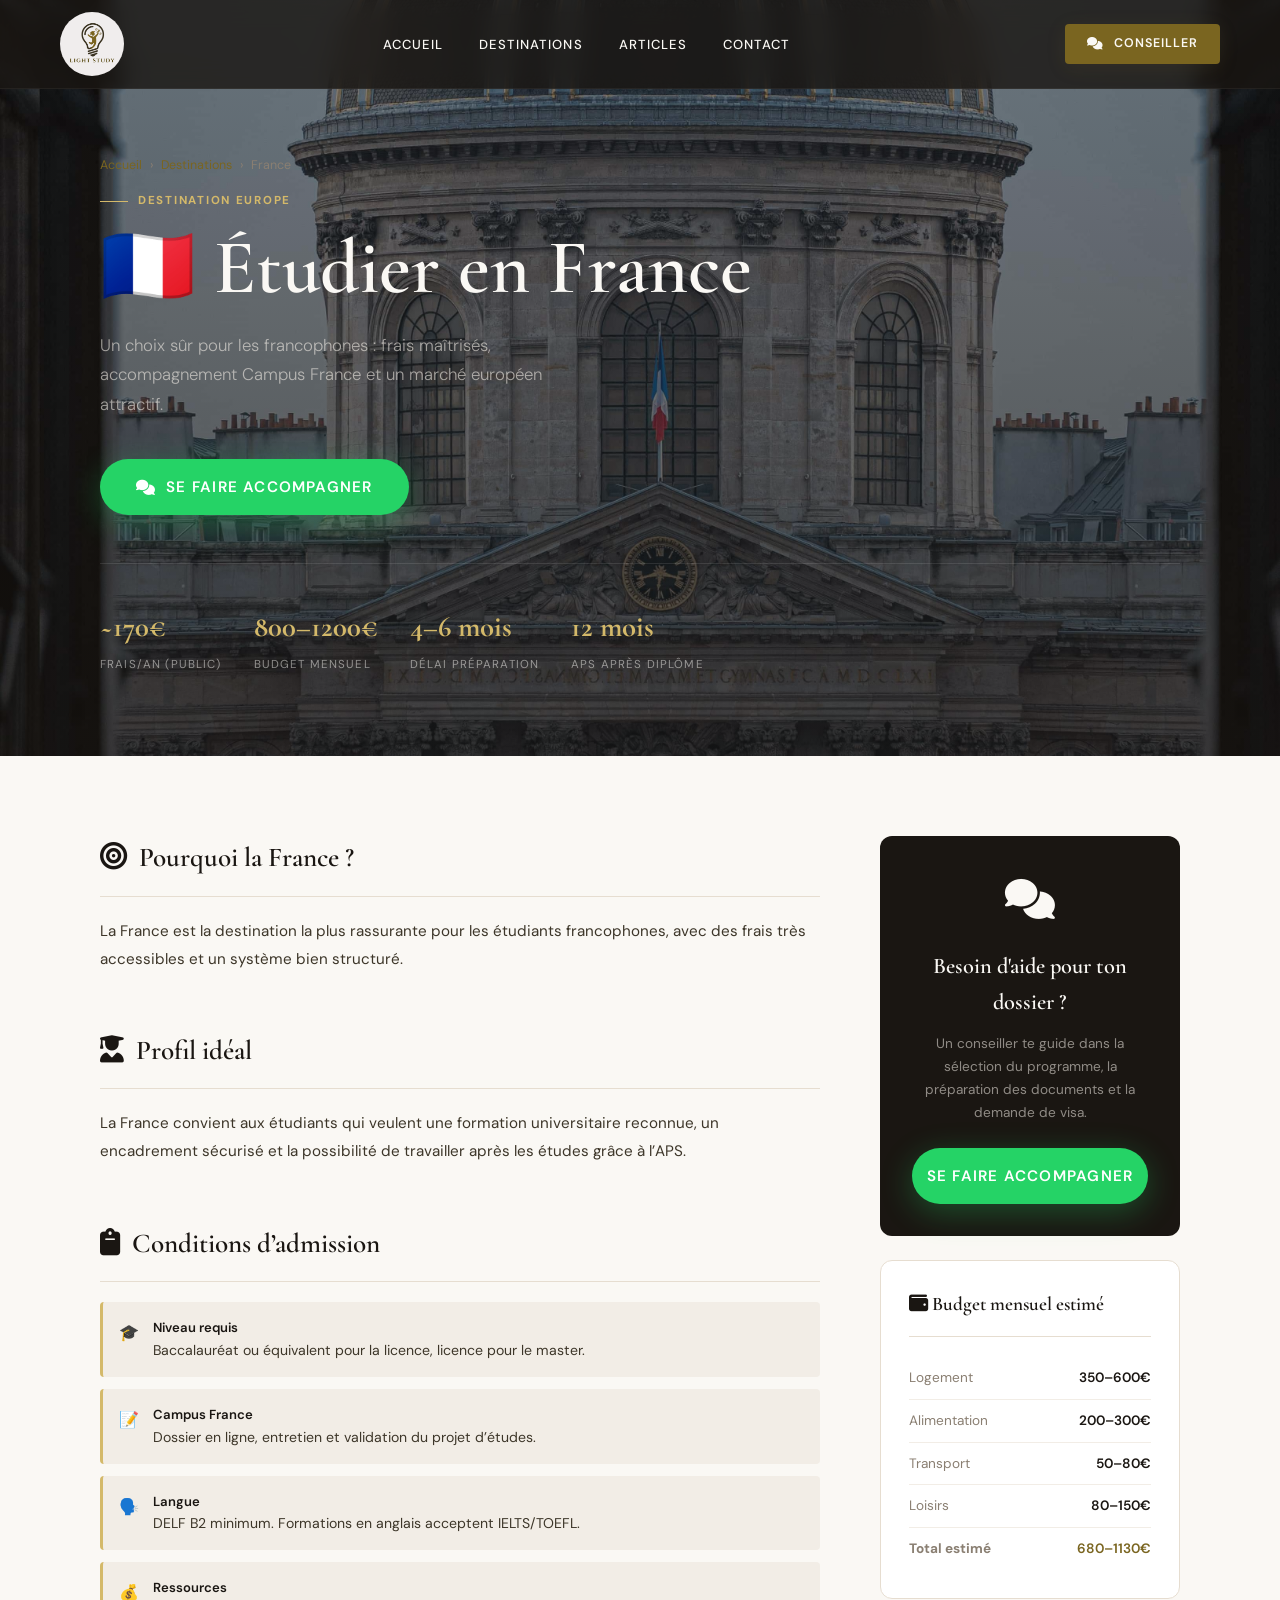
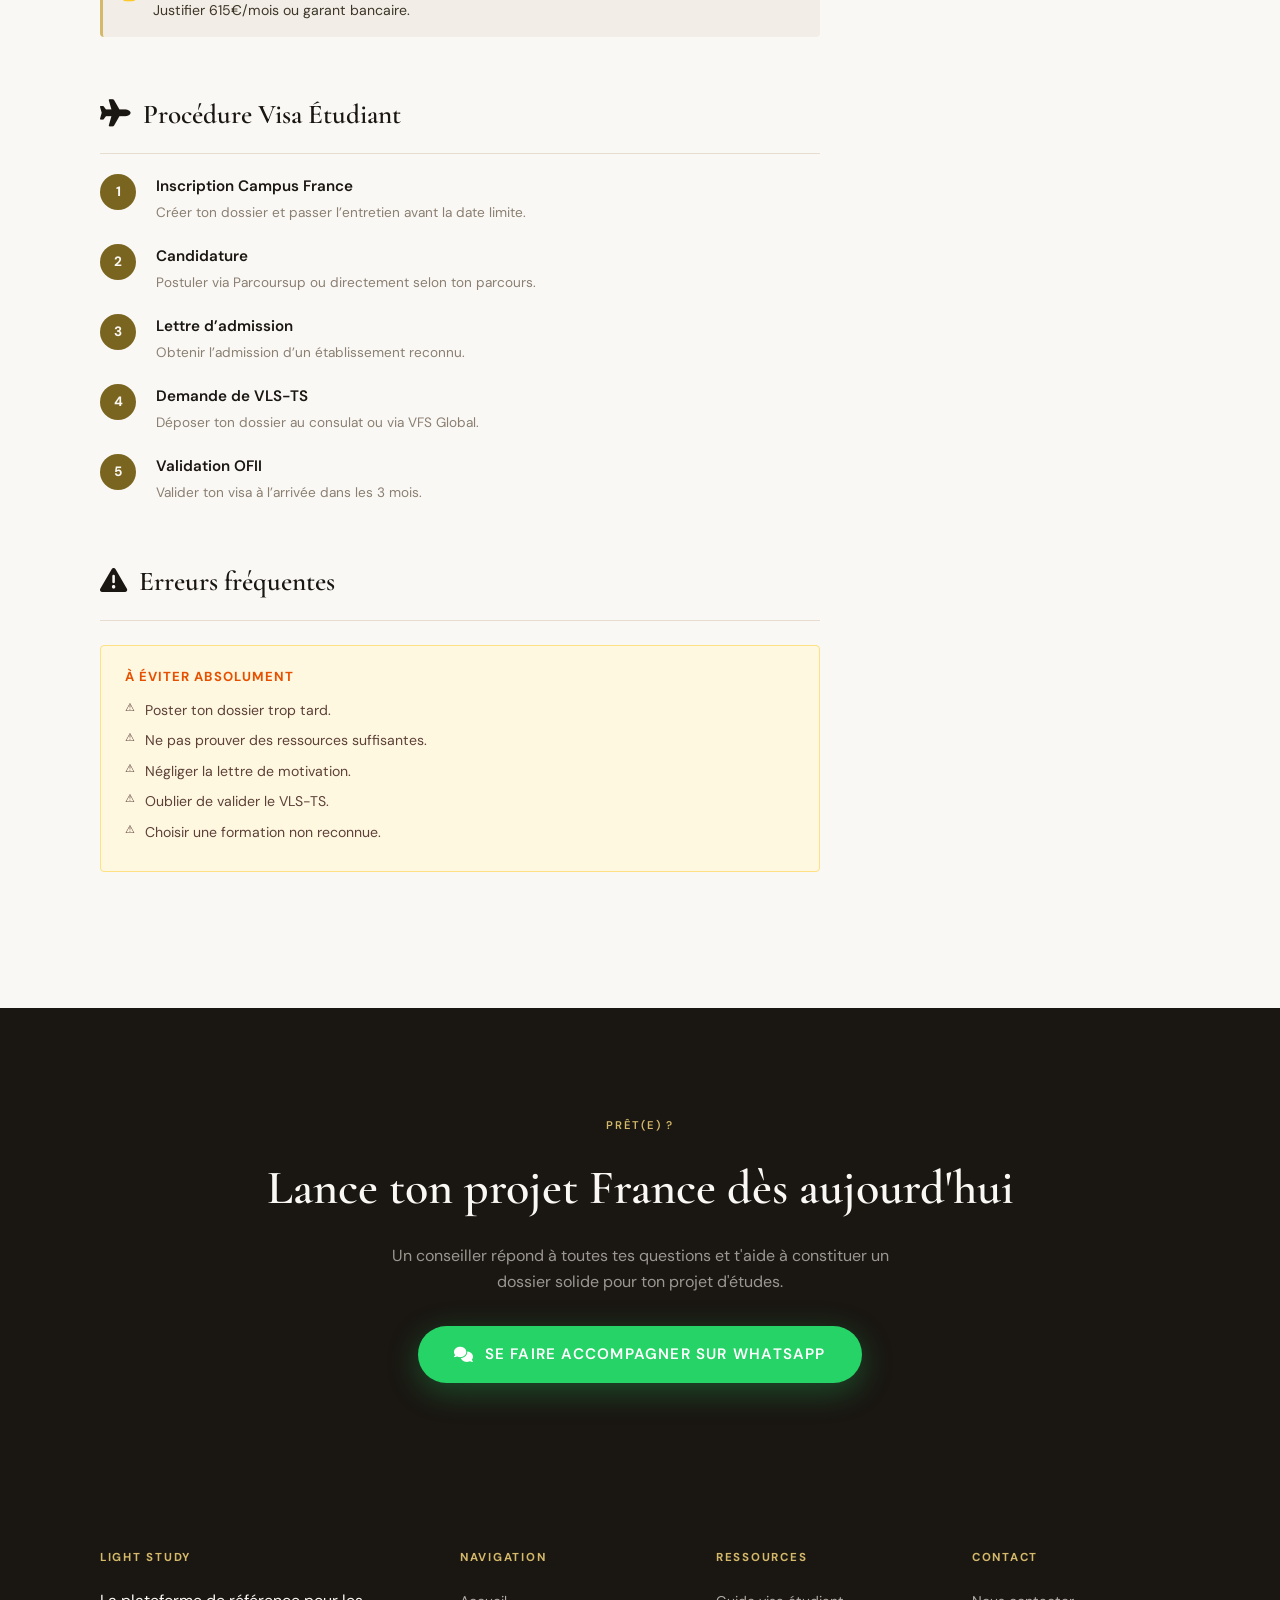
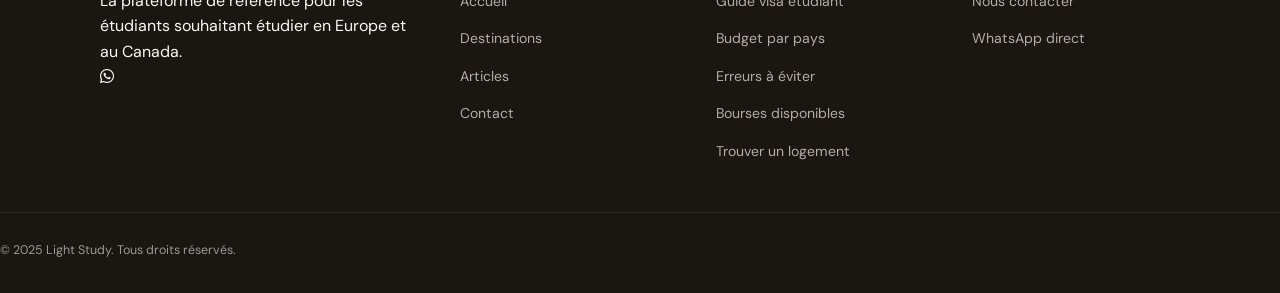
<file: france.html>
<!DOCTYPE html>
<html lang="fr">

<head>
  <meta charset="UTF-8">
  <meta name="viewport" content="width=device-width, initial-scale=1.0">
  <title>Étudier en France — Visa, Conditions, Budget | Light Study</title>
  <meta name="description"
    content="Guide complet pour les étudiants africains souhaitant étudier en France : visa, Campus France, budget et démarches.">
  <meta name="keywords" content="étudier en France, visa étudiant France, Campus France, études Afrique, APS France">
  <link rel="canonical" href="https://modzi.info/france">
  <link rel="stylesheet" href="styles.css">
  <link rel="icon" href="images/logo.png" type="image/png">
  <link rel="stylesheet" href="https://cdnjs.cloudflare.com/ajax/libs/font-awesome/6.4.0/css/all.min.css">
  <script
    type="application/ld+json">{"@context":"https://schema.org","@type":"Article","headline":"Étudier en France : guide complet pour étudiants africains","description":"Visa, Campus France, conditions d'admission et budget pour étudier en France","author":{"@type":"Organization","name":"Light Study"}}</script>
</head>

<body>
  <nav class="navbar" aria-label="Navigation principale">
    <div class="navbar__inner">
      <a class="navbar__logo" href="index.html" aria-label="Light Study - Accueil">
        <img src="images/logo.png" alt="Light Study Logo" width="64" height="64"
          onerror="this.nextElementSibling.style.display='inline';">
        <span class="navbar__logo-text" style="display:none;">Light Study</span>
      </a>
      <ul class="navbar__links" role="list">
        <li><a href="index.html">Accueil</a></li>
        <li><a href="destinations.html">Destinations</a></li>
        <li><a href="articles/index.html">Articles</a></li>
        <li><a href="contact.html">Contact</a></li>
      </ul>
      <a href="#" class="btn btn-primary navbar__cta" data-wa-generic style="padding:10px 22px;font-size:0.78rem;"><i
          class="fas fa-comments"></i> Conseiller</a>
      <button class="hamburger" aria-label="Menu" aria-expanded="false"><span></span><span></span><span></span></button>
    </div>
  </nav>
  <div class="mobile-menu" role="dialog" aria-modal="true" aria-label="Menu mobile">
    <button class="close-btn" aria-label="Fermer le menu">✕</button>
    <a href="index.html">Accueil</a>
    <a href="destinations.html">Destinations</a>
    <a href="articles/index.html">Articles</a>
    <a href="contact.html">Contact</a>
    <a href="#" class="btn btn-whatsapp" data-wa-generic style="margin-top:16px;"><i class="fas fa-comments"></i> Parler
      à un conseiller</a>
  </div>
  <header class="country-hero" aria-labelledby="country-title">
    <div class="country-hero__bg" style="position: absolute; inset: 0; background-image: linear-gradient(rgba(26,22,18,0.5), rgba(26,22,18,0.7)), url('images/france_college.jpg'); background-size: cover; background-position: center; z-index: 1;"></div>
    <div class="container">
      <nav class="breadcrumb" aria-label="Fil d'Ariane">
        <a href="index.html">Accueil</a><span>›</span>
        <a href="destinations.html">Destinations</a><span>›</span>
        <span aria-current="page">France</span>
      </nav>
      <div class="country-hero__tag">Destination Europe</div>
      <h1 class="country-hero__title" id="country-title">🇫🇷 Étudier en France</h1>
      <p class="country-hero__subtitle">Un choix sûr pour les francophones : frais maîtrisés, accompagnement Campus
        France et un marché européen attractif.</p>
      <a href="#" class="btn btn-whatsapp" data-wa-country="France">
        <i class="fas fa-comments"></i> Se faire accompagner
      </a>
      <div class="country-hero__quick">
        <div class="quick-stat"><span class="quick-stat__val">~170€</span><span class="quick-stat__key">Frais/an
            (public)</span></div>
        <div class="quick-stat"><span class="quick-stat__val">800–1200€</span><span class="quick-stat__key">Budget
            mensuel</span></div>
        <div class="quick-stat"><span class="quick-stat__val">4–6 mois</span><span class="quick-stat__key">Délai
            préparation</span></div>
        <div class="quick-stat"><span class="quick-stat__val">12 mois</span><span class="quick-stat__key">APS après
            diplôme</span></div>
      </div>
    </div>
  </header>
  <div class="country-content">
    <div class="container">
      <div class="country-layout">
        <main>
          <div class="content-block fade-up">
            <h2 class="content-block__title"><span><i class="fas fa-bullseye"></i></span> Pourquoi la France ?</h2>
            <p>La France est la destination la plus rassurante pour les étudiants francophones, avec des frais très
              accessibles et un système bien structuré.</p>
          </div>
          <div class="content-block fade-up">
            <h2 class="content-block__title"><span><i class="fas fa-user-graduate"></i></span> Profil idéal</h2>
            <p>La France convient aux étudiants qui veulent une formation universitaire reconnue, un encadrement
              sécurisé et la possibilité de travailler après les études grâce à l’APS.</p>
          </div>
          <div class="content-block fade-up">
            <h2 class="content-block__title"><span><i class="fas fa-clipboard"></i></span> Conditions d’admission</h2>
            <div class="info-list">
              <div class="info-item">
                <div class="info-item__icon">🎓</div>
                <div class="info-item__text">
                  <span class="info-item__label">Niveau requis</span>
                  Baccalauréat ou équivalent pour la licence, licence pour le master.
                </div>
              </div>
              <div class="info-item">
                <div class="info-item__icon">📝</div>
                <div class="info-item__text">
                  <span class="info-item__label">Campus France</span>
                  Dossier en ligne, entretien et validation du projet d’études.
                </div>
              </div>
              <div class="info-item">
                <div class="info-item__icon">🗣️</div>
                <div class="info-item__text">
                  <span class="info-item__label">Langue</span>
                  DELF B2 minimum. Formations en anglais acceptent IELTS/TOEFL.
                </div>
              </div>
              <div class="info-item">
                <div class="info-item__icon">💰</div>
                <div class="info-item__text">
                  <span class="info-item__label">Ressources</span>
                  Justifier 615€/mois ou garant bancaire.
                </div>
              </div>
            </div>
          </div>
          <div class="content-block fade-up">
            <h2 class="content-block__title"><span><i class="fas fa-plane"></i></span> Procédure Visa Étudiant</h2>
            <div class="steps-list">
              <div class="step-item">
                <div class="step-item__num">1</div>
                <div class="step-item__content">
                  <h4>Inscription Campus France</h4>
                  <p>Créer ton dossier et passer l’entretien avant la date limite.</p>
                </div>
              </div>
              <div class="step-item">
                <div class="step-item__num">2</div>
                <div class="step-item__content">
                  <h4>Candidature</h4>
                  <p>Postuler via Parcoursup ou directement selon ton parcours.</p>
                </div>
              </div>
              <div class="step-item">
                <div class="step-item__num">3</div>
                <div class="step-item__content">
                  <h4>Lettre d’admission</h4>
                  <p>Obtenir l’admission d’un établissement reconnu.</p>
                </div>
              </div>
              <div class="step-item">
                <div class="step-item__num">4</div>
                <div class="step-item__content">
                  <h4>Demande de VLS-TS</h4>
                  <p>Déposer ton dossier au consulat ou via VFS Global.</p>
                </div>
              </div>
              <div class="step-item">
                <div class="step-item__num">5</div>
                <div class="step-item__content">
                  <h4>Validation OFII</h4>
                  <p>Valider ton visa à l’arrivée dans les 3 mois.</p>
                </div>
              </div>
            </div>
          </div>
          <div class="content-block fade-up">
            <h2 class="content-block__title"><span><i class="fas fa-exclamation-triangle"></i></span> Erreurs fréquentes
            </h2>
            <div class="warning-box">
              <div class="warning-box__title">À éviter absolument</div>
              <ul>
                <li>Poster ton dossier trop tard.</li>
                <li>Ne pas prouver des ressources suffisantes.</li>
                <li>Négliger la lettre de motivation.</li>
                <li>Oublier de valider le VLS-TS.</li>
                <li>Choisir une formation non reconnue.</li>
              </ul>
            </div>
          </div>
        </main>
        <aside class="sidebar">
          <div class="sidebar-card fade-up">
            <div class="sidebar-card__icon"><i class="fas fa-comments"></i></div>
            <div class="sidebar-card__title">Besoin d'aide pour ton dossier ?</div>
            <p class="sidebar-card__text">Un conseiller te guide dans la sélection du programme, la préparation des
              documents et la demande de visa.</p>
            <a href="#" class="btn btn-whatsapp" data-wa-country="France">Se faire accompagner</a>
          </div>
          <div class="budget-card fade-up">
            <h3><i class="fas fa-wallet"></i> Budget mensuel estimé</h3>
            <div class="budget-line"><span class="budget-line__label">Logement</span><span
                class="budget-line__val">350–600€</span></div>
            <div class="budget-line"><span class="budget-line__label">Alimentation</span><span
                class="budget-line__val">200–300€</span></div>
            <div class="budget-line"><span class="budget-line__label">Transport</span><span
                class="budget-line__val">50–80€</span></div>
            <div class="budget-line"><span class="budget-line__label">Loisirs</span><span
                class="budget-line__val">80–150€</span></div>
            <div class="budget-line"><span class="budget-line__label">Total estimé</span><span
                class="budget-line__val">680–1130€</span></div>
          </div>
        </aside>
      </div>
    </div>
  </div>
  <section class="section section--dark" style="text-align:center;">
    <div class="container">
      <div class="fade-up">
        <div class="tag tag--light">Prêt(e) ?</div>
        <h2
          style="font-family:var(--font-display);font-size:clamp(2rem,4vw,3rem);font-weight:600;color:var(--cream);margin-bottom:16px;">
          Lance ton projet France dès aujourd'hui</h2>
        <p style="color:rgba(242,237,230,0.6);margin-bottom:32px;max-width:520px;margin-left:auto;margin-right:auto;">Un
          conseiller répond à toutes tes questions et t'aide à constituer un dossier solide pour ton projet d'études.
        </p>
        <a href="#" class="btn btn-whatsapp" data-wa-country="France"><i class="fas fa-comments"></i> Se faire
          accompagner sur WhatsApp</a>
      </div>
    </div>
  </section>
  <footer class="footer">
    <div class="container footer__grid">
      <div class="footer__col">
        <h4>Light Study</h4>
        <p>La plateforme de référence pour les étudiants souhaitant étudier en Europe et au Canada.</p>
        <div class="footer__social">
          <a href="https://wa.me/33675700925" target="_blank" rel="noopener" aria-label="WhatsApp">
            <i class="fab fa-whatsapp"></i>
          </a>
        </div>
      </div>
      <div class="footer__col">
        <h4>Navigation</h4>
        <ul>
          <li><a href="index.html">Accueil</a></li>
          <li><a href="destinations.html">Destinations</a></li>
          <li><a href="articles/index.html">Articles</a></li>
          <li><a href="contact.html">Contact</a></li>
        </ul>
      </div>
      <div class="footer__col">
        <h4>Ressources</h4>
        <ul>
          <li><a href="articles/index.html#modal-visa-etudiant">Guide visa étudiant</a></li>
          <li><a href="articles/index.html#modal-budget-etudes">Budget par pays</a></li>
          <li><a href="articles/index.html#modal-erreurs-visa">Erreurs à éviter</a></li>
          <li><a href="articles/index.html#modal-bourses-africains">Bourses disponibles</a></li>
          <li><a href="articles/index.html#modal-logement-etudiant">Trouver un logement</a></li>
        </ul>
      </div>
      <div class="footer__col">
        <h4>Contact</h4>
        <ul>
          <li><a href="contact.html">Nous contacter</a></li>
          <li><a href="https://wa.me/33675700925" target="_blank" rel="noopener">WhatsApp direct</a></li>
        </ul>
      </div>
    </div>
    <div class="footer__bottom">
      <span>© 2025 Light Study. Tous droits réservés.</span>
    </div>
  </footer>
  <script src="main.js"></script>
</body>

</html>
</file>
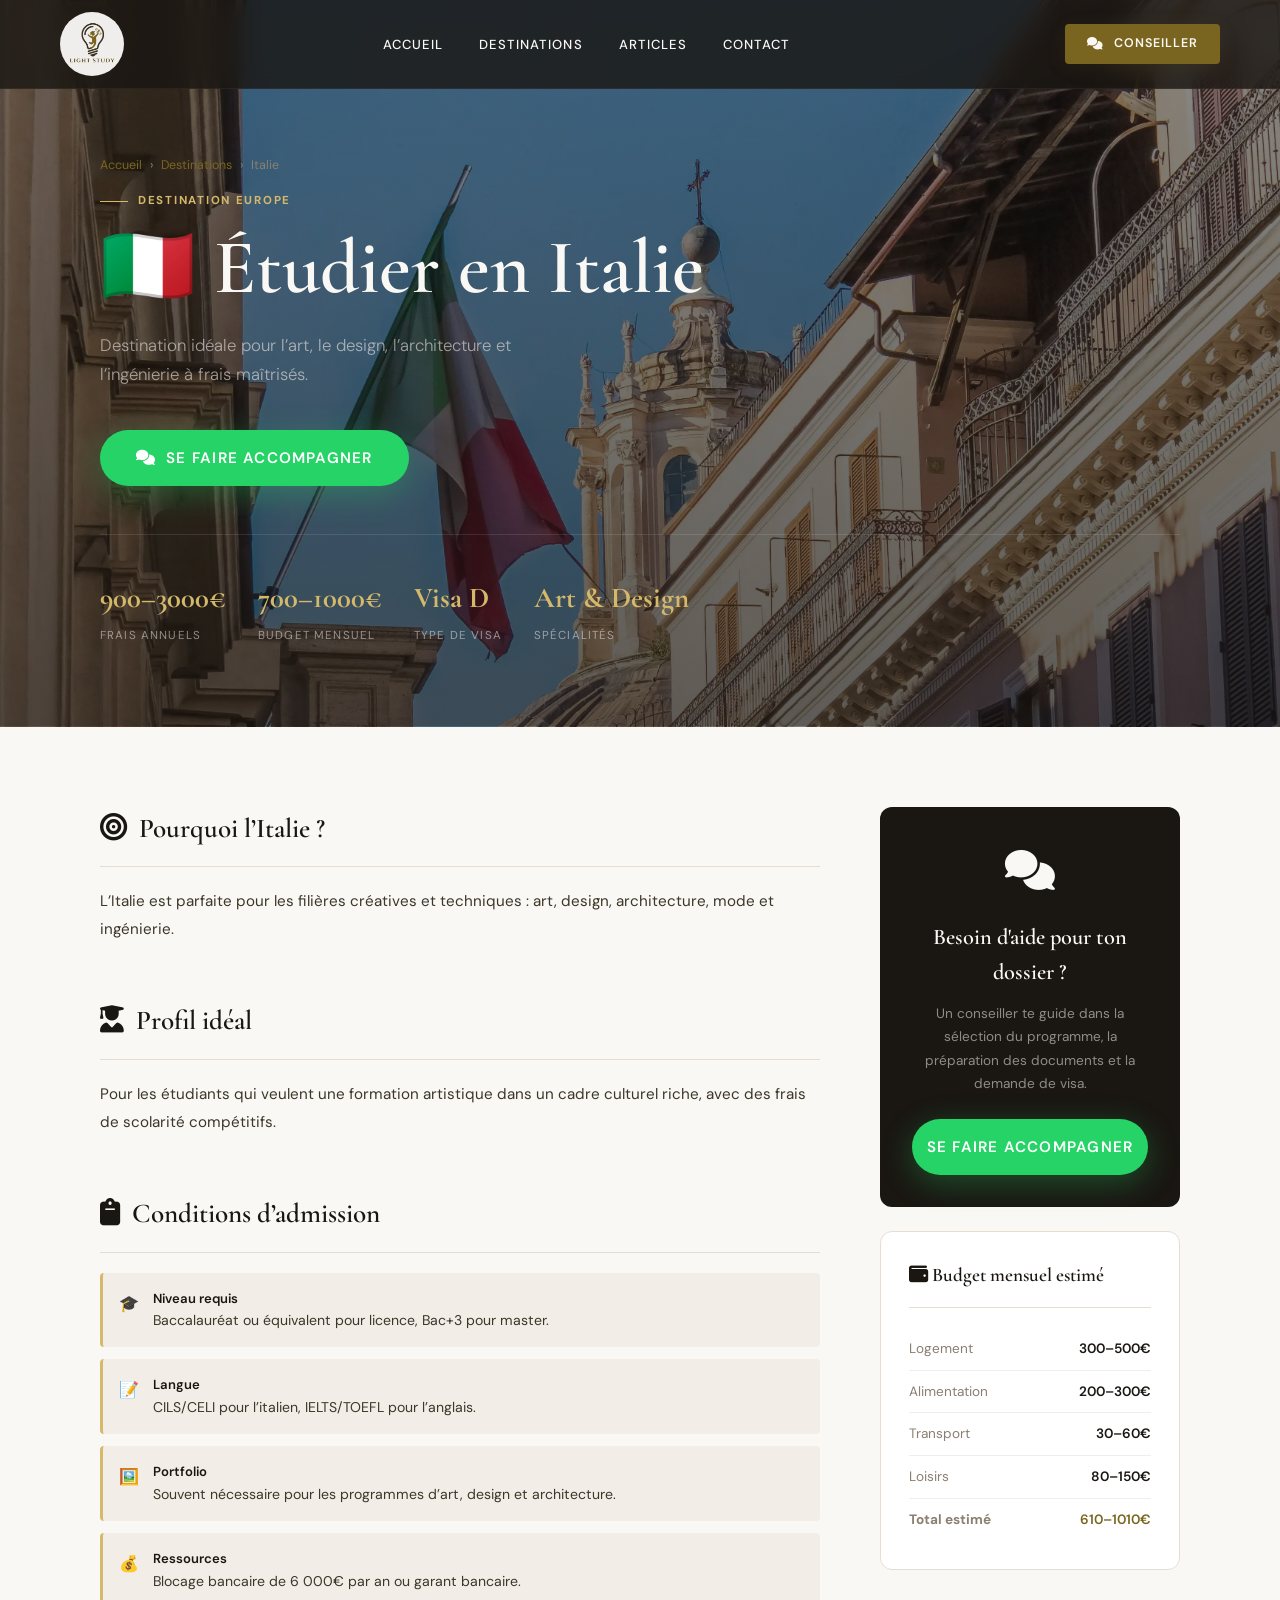
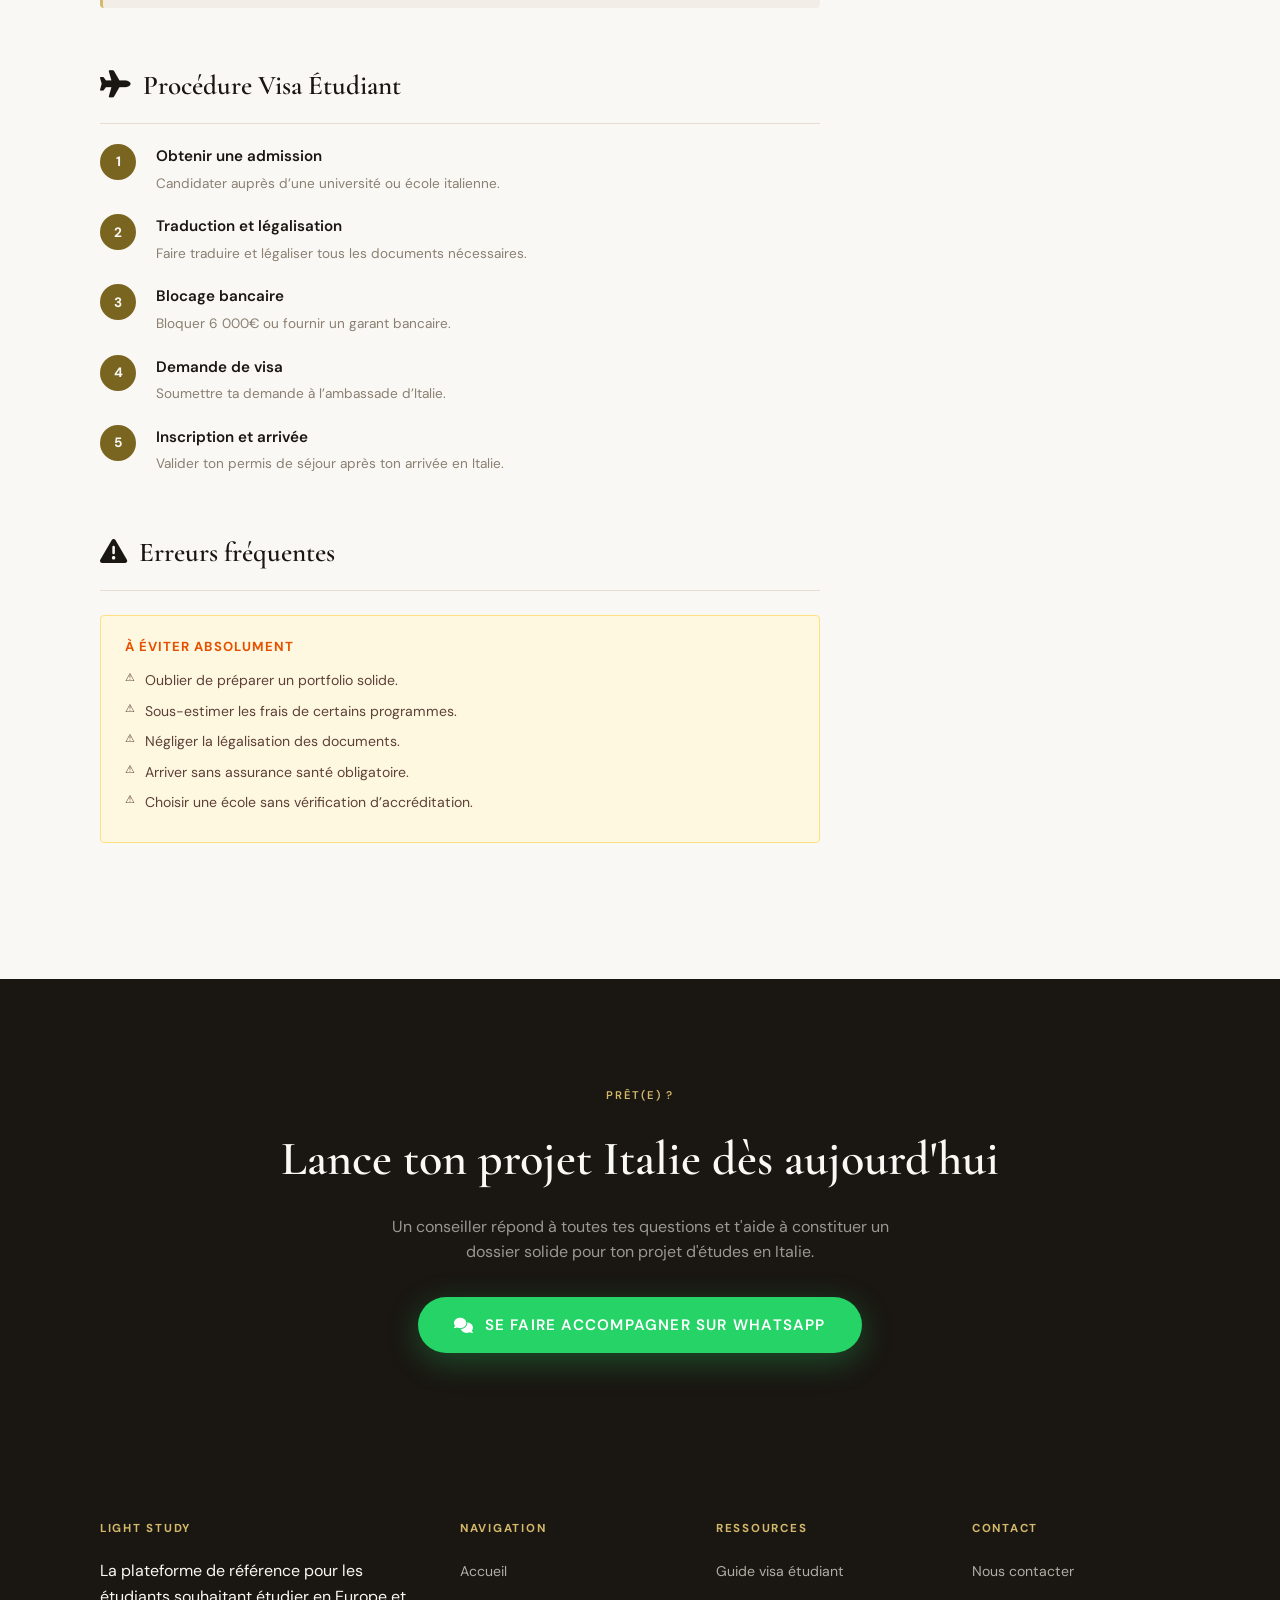
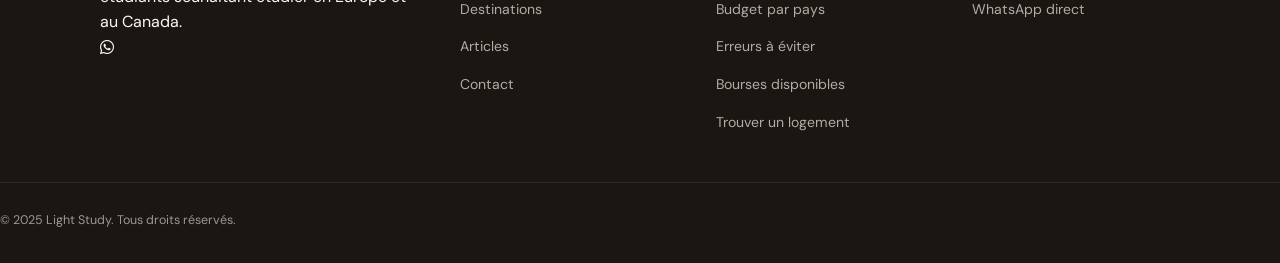
<file: italie.html>
<!DOCTYPE html>
<html lang="fr">

<head>
  <meta charset="UTF-8">
  <meta name="viewport" content="width=device-width, initial-scale=1.0">
  <title>Étudier en Italie — Visa, Conditions, Budget | Light Study</title>
  <meta name="description"
    content="Guide pour étudier en Italie depuis l’Afrique : admission, visa étudiant et budget.">
  <meta name="keywords" content="étudier en Italie, visa étudiant Italie, études Afrique, portfolio artistique, Visa D">
  <link rel="canonical" href="https://modzi.info/italie">
  <link rel="stylesheet" href="styles.css">
  <link rel="icon" href="images/logo.png" type="image/png">
  <link rel="stylesheet" href="https://cdnjs.cloudflare.com/ajax/libs/font-awesome/6.4.0/css/all.min.css">
  <script
    type="application/ld+json">{"@context":"https://schema.org","@type":"Article","headline":"Étudier en Italie : guide complet pour étudiants africains","description":"Visa, conditions d'admission et budget pour étudier en Italie","author":{"@type":"Organization","name":"Light Study"}}</script>
</head>

<body>
  <nav class="navbar" aria-label="Navigation principale">
    <div class="navbar__inner">
      <a class="navbar__logo" href="index.html" aria-label="Light Study - Accueil">
        <img src="images/logo.png" alt="Light Study Logo" width="64" height="64"
          onerror="this.nextElementSibling.style.display='inline';">
        <span class="navbar__logo-text" style="display:none;">Light Study</span>
      </a>
      <ul class="navbar__links" role="list">
        <li><a href="index.html">Accueil</a></li>
        <li><a href="destinations.html">Destinations</a></li>
        <li><a href="articles/index.html">Articles</a></li>
        <li><a href="contact.html">Contact</a></li>
      </ul>
      <a href="#" class="btn btn-primary navbar__cta" data-wa-generic style="padding:10px 22px;font-size:0.78rem;"><i
          class="fas fa-comments"></i> Conseiller</a>
      <button class="hamburger" aria-label="Menu" aria-expanded="false"><span></span><span></span><span></span></button>
    </div>
  </nav>
  <div class="mobile-menu" role="dialog" aria-modal="true" aria-label="Menu mobile">
    <button class="close-btn" aria-label="Fermer le menu">✕</button>
    <a href="index.html">Accueil</a>
    <a href="destinations.html">Destinations</a>
    <a href="articles/index.html">Articles</a>
    <a href="contact.html">Contact</a>
    <a href="#" class="btn btn-whatsapp" data-wa-generic style="margin-top:16px;"><i class="fas fa-comments"></i> Parler
      à un conseiller</a>
  </div>
  <header class="country-hero" aria-labelledby="country-title">
    <div class="country-hero__bg" style="position: absolute; inset: 0; background-image: linear-gradient(rgba(26,22,18,0.5), rgba(26,22,18,0.7)), url('images/italie_college.webp'); background-size: cover; background-position: center; z-index: 1;"></div>
    <div class="container">
      <nav class="breadcrumb" aria-label="Fil d'Ariane">
        <a href="index.html">Accueil</a><span>›</span>
        <a href="destinations.html">Destinations</a><span>›</span>
        <span aria-current="page">Italie</span>
      </nav>
      <div class="country-hero__tag">Destination Europe</div>
      <h1 class="country-hero__title" id="country-title">🇮🇹 Étudier en Italie</h1>
      <p class="country-hero__subtitle">Destination idéale pour l’art, le design, l’architecture et l’ingénierie à frais
        maîtrisés.</p>
      <a href="#" class="btn btn-whatsapp" data-wa-country="Italie">
        <i class="fas fa-comments"></i> Se faire accompagner
      </a>
      <div class="country-hero__quick">
        <div class="quick-stat"><span class="quick-stat__val">900–3000€</span><span class="quick-stat__key">Frais
            annuels</span></div>
        <div class="quick-stat"><span class="quick-stat__val">700–1000€</span><span class="quick-stat__key">Budget
            mensuel</span></div>
        <div class="quick-stat"><span class="quick-stat__val">Visa D</span><span class="quick-stat__key">Type de
            visa</span></div>
        <div class="quick-stat"><span class="quick-stat__val">Art & Design</span><span
            class="quick-stat__key">Spécialités</span></div>
      </div>
    </div>
  </header>
  <div class="country-content">
    <div class="container">
      <div class="country-layout">
        <main>
          <div class="content-block fade-up">
            <h2 class="content-block__title"><span><i class="fas fa-bullseye"></i></span> Pourquoi l’Italie ?</h2>
            <p>L’Italie est parfaite pour les filières créatives et techniques : art, design, architecture, mode et
              ingénierie.</p>
          </div>
          <div class="content-block fade-up">
            <h2 class="content-block__title"><span><i class="fas fa-user-graduate"></i></span> Profil idéal</h2>
            <p>Pour les étudiants qui veulent une formation artistique dans un cadre culturel riche, avec des frais de
              scolarité compétitifs.</p>
          </div>
          <div class="content-block fade-up">
            <h2 class="content-block__title"><span><i class="fas fa-clipboard"></i></span> Conditions d’admission</h2>
            <div class="info-list">
              <div class="info-item">
                <div class="info-item__icon">🎓</div>
                <div class="info-item__text">
                  <span class="info-item__label">Niveau requis</span>
                  Baccalauréat ou équivalent pour licence, Bac+3 pour master.
                </div>
              </div>
              <div class="info-item">
                <div class="info-item__icon">📝</div>
                <div class="info-item__text">
                  <span class="info-item__label">Langue</span>
                  CILS/CELI pour l’italien, IELTS/TOEFL pour l’anglais.
                </div>
              </div>
              <div class="info-item">
                <div class="info-item__icon">🖼️</div>
                <div class="info-item__text">
                  <span class="info-item__label">Portfolio</span>
                  Souvent nécessaire pour les programmes d’art, design et architecture.
                </div>
              </div>
              <div class="info-item">
                <div class="info-item__icon">💰</div>
                <div class="info-item__text">
                  <span class="info-item__label">Ressources</span>
                  Blocage bancaire de 6 000€ par an ou garant bancaire.
                </div>
              </div>
            </div>
          </div>
          <div class="content-block fade-up">
            <h2 class="content-block__title"><span><i class="fas fa-plane"></i></span> Procédure Visa Étudiant</h2>
            <div class="steps-list">
              <div class="step-item">
                <div class="step-item__num">1</div>
                <div class="step-item__content">
                  <h4>Obtenir une admission</h4>
                  <p>Candidater auprès d’une université ou école italienne.</p>
                </div>
              </div>
              <div class="step-item">
                <div class="step-item__num">2</div>
                <div class="step-item__content">
                  <h4>Traduction et légalisation</h4>
                  <p>Faire traduire et légaliser tous les documents nécessaires.</p>
                </div>
              </div>
              <div class="step-item">
                <div class="step-item__num">3</div>
                <div class="step-item__content">
                  <h4>Blocage bancaire</h4>
                  <p>Bloquer 6 000€ ou fournir un garant bancaire.</p>
                </div>
              </div>
              <div class="step-item">
                <div class="step-item__num">4</div>
                <div class="step-item__content">
                  <h4>Demande de visa</h4>
                  <p>Soumettre ta demande à l’ambassade d’Italie.</p>
                </div>
              </div>
              <div class="step-item">
                <div class="step-item__num">5</div>
                <div class="step-item__content">
                  <h4>Inscription et arrivée</h4>
                  <p>Valider ton permis de séjour après ton arrivée en Italie.</p>
                </div>
              </div>
            </div>
          </div>
          <div class="content-block fade-up">
            <h2 class="content-block__title"><span><i class="fas fa-exclamation-triangle"></i></span> Erreurs fréquentes
            </h2>
            <div class="warning-box">
              <div class="warning-box__title">À éviter absolument</div>
              <ul>
                <li>Oublier de préparer un portfolio solide.</li>
                <li>Sous-estimer les frais de certains programmes.</li>
                <li>Négliger la légalisation des documents.</li>
                <li>Arriver sans assurance santé obligatoire.</li>
                <li>Choisir une école sans vérification d’accréditation.</li>
              </ul>
            </div>
          </div>
        </main>
        <aside class="sidebar">
          <div class="sidebar-card fade-up">
            <div class="sidebar-card__icon"><i class="fas fa-comments"></i></div>
            <div class="sidebar-card__title">Besoin d'aide pour ton dossier ?</div>
            <p class="sidebar-card__text">Un conseiller te guide dans la sélection du programme, la préparation des
              documents et la demande de visa.</p>
            <a href="#" class="btn btn-whatsapp" data-wa-country="Italie">Se faire accompagner</a>
          </div>
          <div class="budget-card fade-up">
            <h3><i class="fas fa-wallet"></i> Budget mensuel estimé</h3>
            <div class="budget-line"><span class="budget-line__label">Logement</span><span
                class="budget-line__val">300–500€</span></div>
            <div class="budget-line"><span class="budget-line__label">Alimentation</span><span
                class="budget-line__val">200–300€</span></div>
            <div class="budget-line"><span class="budget-line__label">Transport</span><span
                class="budget-line__val">30–60€</span></div>
            <div class="budget-line"><span class="budget-line__label">Loisirs</span><span
                class="budget-line__val">80–150€</span></div>
            <div class="budget-line"><span class="budget-line__label">Total estimé</span><span
                class="budget-line__val">610–1010€</span></div>
          </div>
        </aside>
      </div>
    </div>
  </div>
  <section class="section section--dark" style="text-align:center;">
    <div class="container">
      <div class="fade-up">
        <div class="tag tag--light">Prêt(e) ?</div>
        <h2
          style="font-family:var(--font-display);font-size:clamp(2rem,4vw,3rem);font-weight:600;color:var(--cream);margin-bottom:16px;">
          Lance ton projet Italie dès aujourd'hui</h2>
        <p style="color:rgba(242,237,230,0.6);margin-bottom:32px;max-width:520px;margin-left:auto;margin-right:auto;">Un
          conseiller répond à toutes tes questions et t'aide à constituer un dossier solide pour ton projet d'études en
          Italie.</p>
        <a href="#" class="btn btn-whatsapp" data-wa-country="Italie"><i class="fas fa-comments"></i> Se faire
          accompagner sur WhatsApp</a>
      </div>
    </div>
  </section>
  <footer class="footer">
    <div class="container footer__grid">
      <div class="footer__col">
        <h4>Light Study</h4>
        <p>La plateforme de référence pour les étudiants souhaitant étudier en Europe et au Canada.</p>
        <div class="footer__social">
          <a href="https://wa.me/33675700925" target="_blank" rel="noopener" aria-label="WhatsApp">
            <i class="fab fa-whatsapp"></i>
          </a>
        </div>
      </div>
      <div class="footer__col">
        <h4>Navigation</h4>
        <ul>
          <li><a href="index.html">Accueil</a></li>
          <li><a href="destinations.html">Destinations</a></li>
          <li><a href="articles/index.html">Articles</a></li>
          <li><a href="contact.html">Contact</a></li>
        </ul>
      </div>
      <div class="footer__col">
        <h4>Ressources</h4>
        <ul>
          <li><a href="articles/index.html#modal-visa-etudiant">Guide visa étudiant</a></li>
          <li><a href="articles/index.html#modal-budget-etudes">Budget par pays</a></li>
          <li><a href="articles/index.html#modal-erreurs-visa">Erreurs à éviter</a></li>
          <li><a href="articles/index.html#modal-bourses-africains">Bourses disponibles</a></li>
          <li><a href="articles/index.html#modal-logement-etudiant">Trouver un logement</a></li>
        </ul>
      </div>
      <div class="footer__col">
        <h4>Contact</h4>
        <ul>
          <li><a href="contact.html">Nous contacter</a></li>
          <li><a href="https://wa.me/33675700925" target="_blank" rel="noopener">WhatsApp direct</a></li>
        </ul>
      </div>
    </div>
    <div class="footer__bottom">
      <span>© 2025 Light Study. Tous droits réservés.</span>
    </div>
  </footer>
  <script src="main.js"></script>
</body>

</html>
</file>
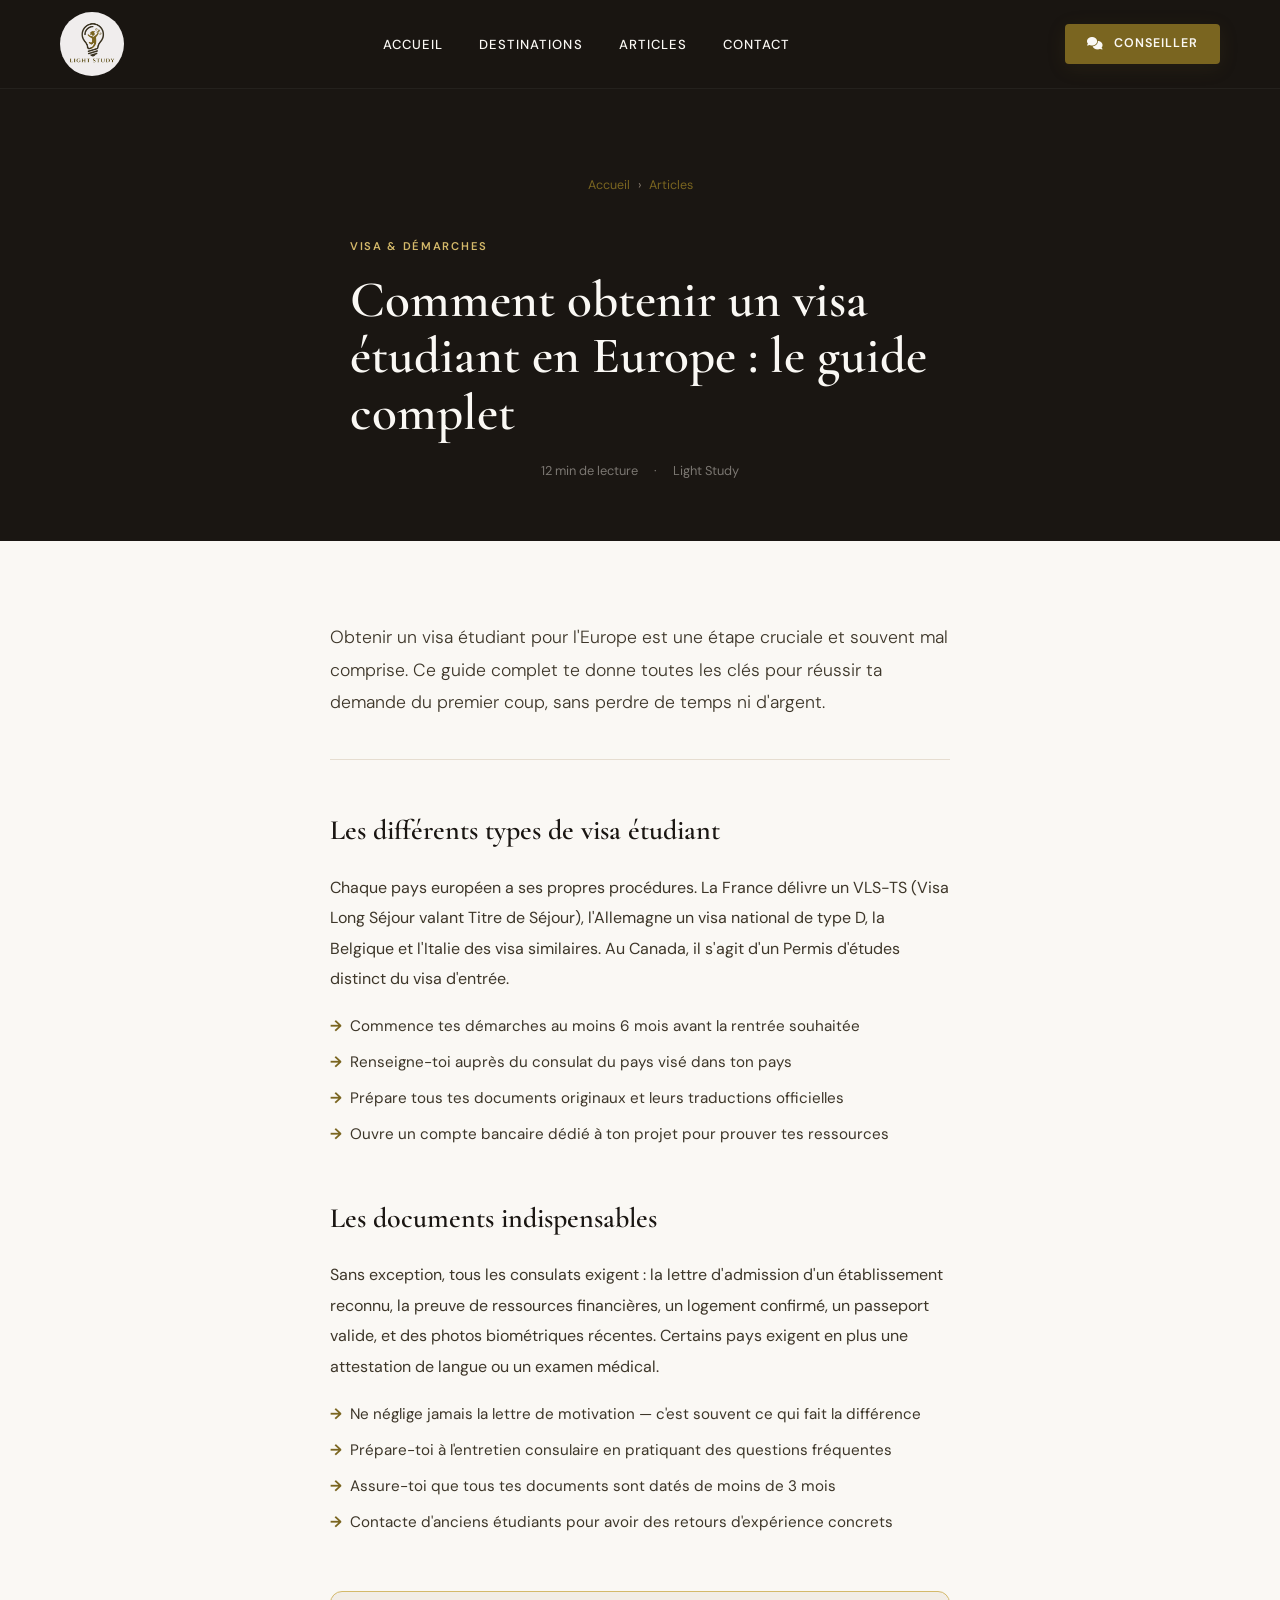
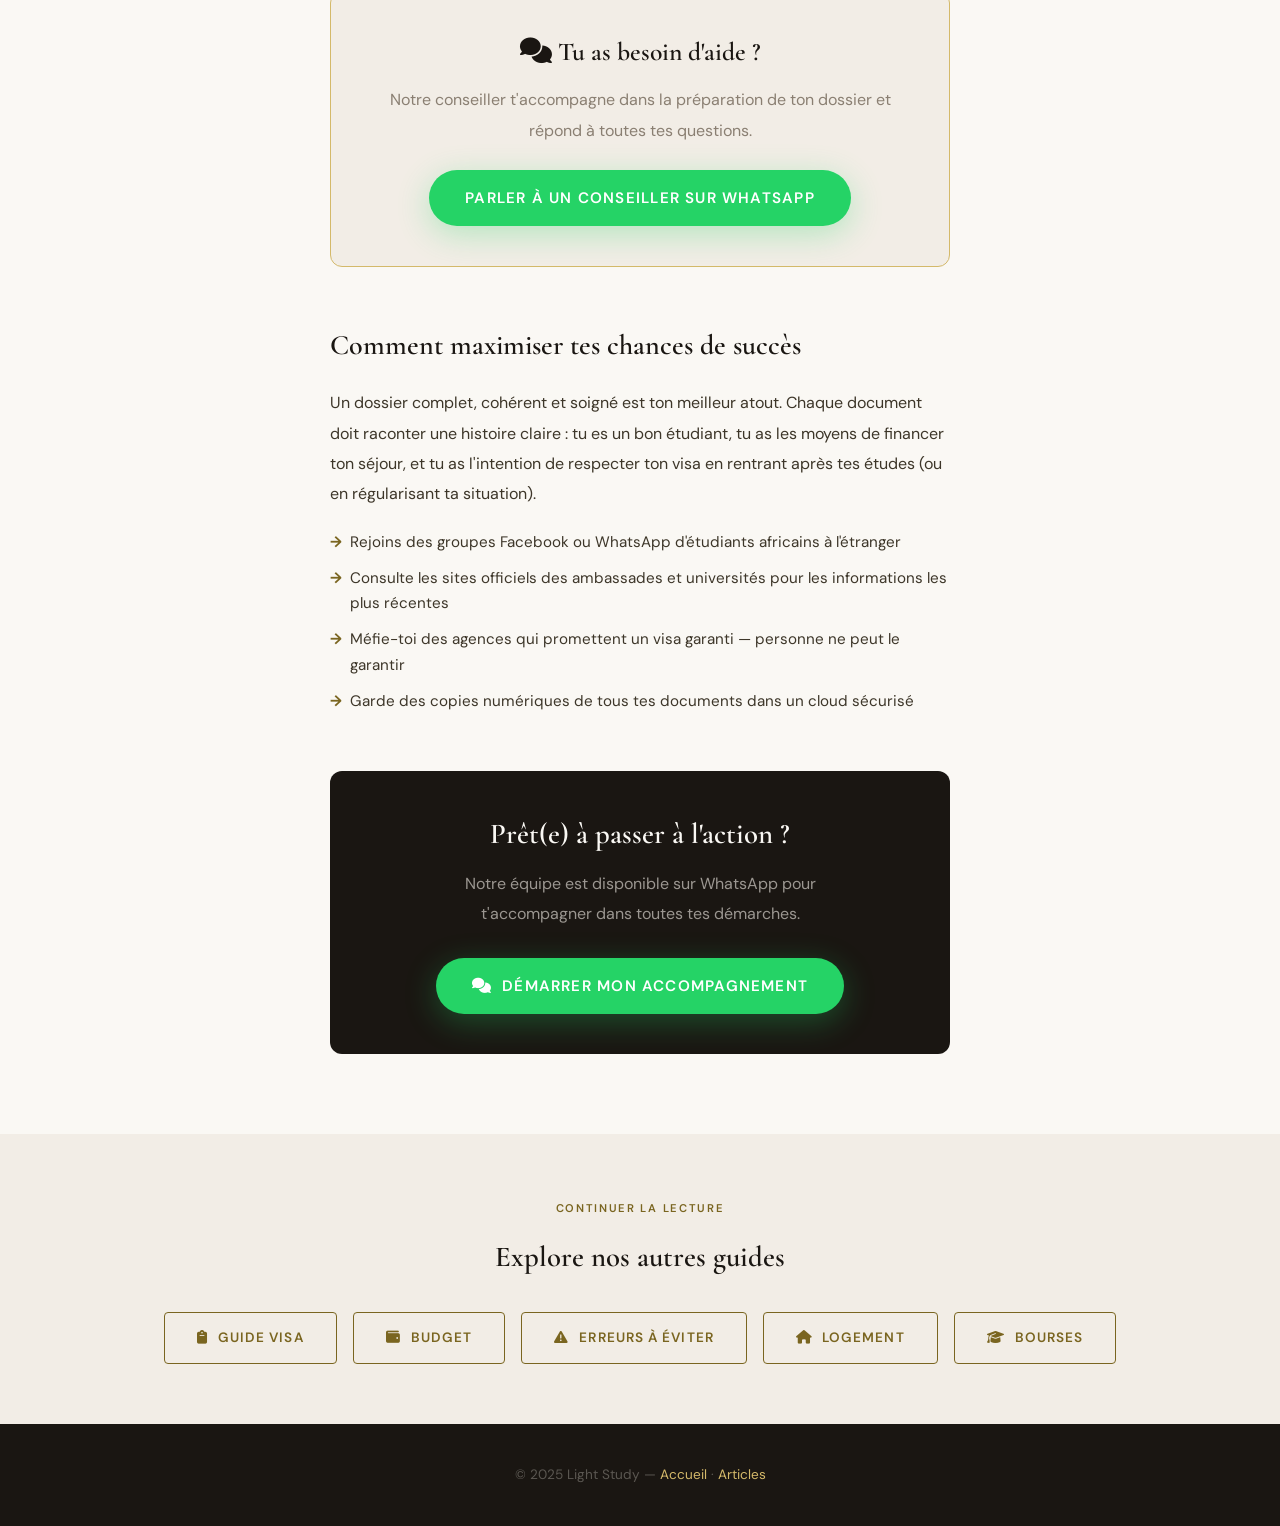
<file: visa-etudiant-europe.html>
<!DOCTYPE html>
<html lang="fr">
<head>
  <meta charset="UTF-8">
  <meta name="viewport" content="width=device-width, initial-scale=1.0">
  <title>Comment obtenir un visa étudiant en Europe : le guide complet | Light Study</title>
  <meta name="description" content="Obtenir un visa étudiant pour l'Europe est une étape cruciale et souvent mal comprise. Ce guide complet te donne toutes les clés pour réussir ta demande du premier coup, sans perdre de temps ni d'argent.">
  <link rel="canonical" href="https://modzi.info/articles/visa-etudiant-europe">
  <link rel="stylesheet" href="styles.css">
  <link rel="icon" href="images/logo.png" type="image/png">
  <link rel="stylesheet" href="https://cdnjs.cloudflare.com/ajax/libs/font-awesome/6.4.0/css/all.min.css">
  <script type="application/ld+json">
  {"@context":"https://schema.org","@type":"Article","headline":"Comment obtenir un visa étudiant en Europe : le guide complet","description":"Obtenir un visa étudiant pour l'Europe est une étape cruciale et souvent mal comprise. Ce guide complet te donne toutes les clés pour réussir ta demande du premier coup, sans perdre de temps ni d'argent.","author":{"@type":"Organization","name":"Light Study"},"publisher":{"@type":"Organization","name":"Light Study"}}
  </script>
</head>
<body>
<nav class="navbar">
  <div class="navbar__inner">
    <a class="navbar__logo" href="/index.html" aria-label="Light Study - Accueil">
      <img src="images/logo.png" alt="Light Study Logo" width="64" height="64" onerror="this.nextElementSibling.style.display='inline';">
      <span class="navbar__logo-text" style="display:none;">Light Study</span>
    </a>
    <ul class="navbar__links">
      <li><a href="/index.html">Accueil</a></li>
      <li><a href="/destinations.html">Destinations</a></li>
      <li><a href="index.html">Articles</a></li>
      <li><a href="/contact.html">Contact</a></li>
    </ul>
    <a href="#" class="btn btn-primary navbar__cta" data-wa-generic style="padding:10px 22px;font-size:0.78rem;"><i class="fas fa-comments"></i> Conseiller</a>
    <button class="hamburger" aria-label="Menu"><span></span><span></span><span></span></button>
  </div>
</nav>
<div class="mobile-menu">
  <button class="close-btn">✕</button>
  <a href="/index.html">Accueil</a>
  <a href="/destinations.html">Destinations</a>
  <a href="index.html">Articles</a>
  <a href="/contact.html">Contact</a>
</div>

<header class="page-header" style="padding-bottom:60px;">
  <div class="page-header__bg" aria-hidden="true"></div>
  <div class="container page-header__content">
    <nav class="breadcrumb" style="justify-content:center;margin-bottom:20px;">
      <a href="/index.html">Accueil</a><span>›</span>
      <a href="index.html">Articles</a>
    </nav>
    <div class="tag tag--light">Visa & Démarches</div>
    <h1 class="page-header__title" style="font-size:clamp(1.8rem,4vw,3.2rem);max-width:720px;margin:0 auto;">Comment obtenir un visa étudiant en Europe : le guide complet</h1>
    <div style="margin-top:20px;font-size:0.8rem;color:rgba(242,237,230,0.45);display:flex;align-items:center;justify-content:center;gap:16px;">
      <span><i class=\"fas fa-book\"></i> 12 min de lecture</span>
      <span>·</span>
      <span>Light Study</span>
    </div>
  </div>
</header>

<div class="article-body">
  <p style="font-size:1.1rem;color:var(--ink-light);line-height:1.85;font-weight:300;margin-bottom:40px;padding-bottom:40px;border-bottom:1px solid var(--beige-dark);">Obtenir un visa étudiant pour l'Europe est une étape cruciale et souvent mal comprise. Ce guide complet te donne toutes les clés pour réussir ta demande du premier coup, sans perdre de temps ni d'argent.</p>

  <h2>Les différents types de visa étudiant</h2>
  <p>Chaque pays européen a ses propres procédures. La France délivre un VLS-TS (Visa Long Séjour valant Titre de Séjour), l'Allemagne un visa national de type D, la Belgique et l'Italie des visa similaires. Au Canada, il s'agit d'un Permis d'études distinct du visa d'entrée.</p>
  <ul>
    <li>Commence tes démarches au moins 6 mois avant la rentrée souhaitée</li>
    <li>Renseigne-toi auprès du consulat du pays visé dans ton pays</li>
    <li>Prépare tous tes documents originaux et leurs traductions officielles</li>
    <li>Ouvre un compte bancaire dédié à ton projet pour prouver tes ressources</li>
  </ul>

  <h2>Les documents indispensables</h2>
  <p>Sans exception, tous les consulats exigent : la lettre d'admission d'un établissement reconnu, la preuve de ressources financières, un logement confirmé, un passeport valide, et des photos biométriques récentes. Certains pays exigent en plus une attestation de langue ou un examen médical.</p>
  <ul>
    <li>Ne néglige jamais la lettre de motivation — c'est souvent ce qui fait la différence</li>
    <li>Prépare-toi à l'entretien consulaire en pratiquant des questions fréquentes</li>
    <li>Assure-toi que tous tes documents sont datés de moins de 3 mois</li>
    <li>Contacte d'anciens étudiants pour avoir des retours d'expérience concrets</li>
  </ul>

  <div class="article-cta">
    <h3><i class="fas fa-comments"></i> Tu as besoin d'aide ?</h3>
    <p>Notre conseiller t'accompagne dans la préparation de ton dossier et répond à toutes tes questions.</p>
    <a href="#" class="btn btn-whatsapp" data-wa-generic>Parler à un conseiller sur WhatsApp</a>
  </div>

  <h2>Comment maximiser tes chances de succès</h2>
  <p>Un dossier complet, cohérent et soigné est ton meilleur atout. Chaque document doit raconter une histoire claire : tu es un bon étudiant, tu as les moyens de financer ton séjour, et tu as l'intention de respecter ton visa en rentrant après tes études (ou en régularisant ta situation).</p>
  <ul>
    <li>Rejoins des groupes Facebook ou WhatsApp d'étudiants africains à l'étranger</li>
    <li>Consulte les sites officiels des ambassades et universités pour les informations les plus récentes</li>
    <li>Méfie-toi des agences qui promettent un visa garanti — personne ne peut le garantir</li>
    <li>Garde des copies numériques de tous tes documents dans un cloud sécurisé</li>
  </ul>

  <div style="background:var(--ink);color:var(--cream);border-radius:var(--radius-lg);padding:40px;text-align:center;margin-top:56px;">
    <div style="font-family:var(--font-display);font-size:1.8rem;font-weight:600;margin-bottom:12px;">Prêt(e) à passer à l'action ?</div>
    <p style="color:rgba(242,237,230,0.6);margin-bottom:28px;max-width:400px;margin-left:auto;margin-right:auto;">Notre équipe est disponible sur WhatsApp pour t'accompagner dans toutes tes démarches.</p>
      <a href="#" class="btn btn-whatsapp" data-wa-generic><i class="fas fa-comments"></i> Démarrer mon accompagnement</a>
  </div>
</div>

<div style="background:var(--beige);padding:60px 0;">
  <div class="container" style="text-align:center;">
    <div class="tag">Continuer la lecture</div>
    <h3 style="font-family:var(--font-display);font-size:1.8rem;font-weight:600;color:var(--ink);margin-bottom:32px;">Explore nos autres guides</h3>
    <div style="display:flex;gap:16px;justify-content:center;flex-wrap:wrap;">
      <a href="visa-etudiant-europe.html" class="btn btn-outline"><i class="fas fa-clipboard"></i> Guide Visa</a>
      <a href="budget-etudes-etranger.html" class="btn btn-outline"><i class="fas fa-wallet"></i> Budget</a>
      <a href="erreurs-visa-etudiant.html" class="btn btn-outline"><i class="fas fa-exclamation-triangle"></i> Erreurs à éviter</a>
      <a href="logement-etudiant-etranger.html" class="btn btn-outline"><i class="fas fa-home"></i> Logement</a>
      <a href="bourses-etudiants-africains.html" class="btn btn-outline"><i class="fas fa-graduation-cap"></i> Bourses</a>
    </div>
  </div>
</div>

<footer style="background:var(--ink);color:var(--cream);padding:40px 0;text-align:center;">
  <div class="container">
    <p style="font-size:0.85rem;color:rgba(242,237,230,0.3);">© 2025 Light Study — <a href="../index.html" style="color:var(--gold-pale);">Accueil</a> · <a href="index.html" style="color:var(--gold-pale);">Articles</a></p>
  </div>
</footer>
<script src="main.js"></script>
</body>
</html>
</file>
<file: styles.css>
/* ========================================
   Light Study — Design System
   Luxury Editorial × African Ambition
   ======================================== */

@import url('https://fonts.googleapis.com/css2?family=Cormorant+Garamond:ital,wght@0,300;0,400;0,600;0,700;1,300;1,400&family=DM+Sans:wght@300;400;500;600&display=swap');

:root {
  --gold: #7a6520;
  --gold-light: #b89a30;
  --gold-pale: #d4b96a;
  --gold-shimmer: #e8d48a;
  --beige: #f2ede6;
  --beige-dark: #e6ddd0;
  --cream: #faf8f4;
  --ink: #1a1612;
  --ink-light: #3d3629;
  --muted: #8a7f72;
  --white: #ffffff;
  --shadow: rgba(122, 101, 32, 0.12);
  --shadow-deep: rgba(26, 22, 18, 0.18);
  --font-display: 'Cormorant Garamond', Georgia, serif;
  --font-body: 'DM Sans', sans-serif;
  --radius: 4px;
  --radius-lg: 12px;
  --transition: 0.35s cubic-bezier(0.25, 0.46, 0.45, 0.94);
  --container: 1200px;
  --section-pad: clamp(60px, 8vw, 120px);
}

*, *::before, *::after { box-sizing: border-box; margin: 0; padding: 0; }
html { scroll-behavior: smooth; font-size: 16px; }
body { font-family: var(--font-body); background: var(--cream); color: var(--ink); line-height: 1.6; overflow-x: hidden; -webkit-font-smoothing: antialiased; }
img { max-width: 100%; display: block; }
a { color: inherit; text-decoration: none; }
ul { list-style: none; }

.container { max-width: var(--container); margin: 0 auto; padding: 0 clamp(20px, 5vw, 60px); }
.section { padding: var(--section-pad) 0; }
.section--dark { background: var(--ink); color: var(--cream); }
.section--beige { background: var(--beige); }

.tag { display: inline-block; font-family: var(--font-body); font-size: 0.7rem; font-weight: 600; letter-spacing: 0.15em; text-transform: uppercase; color: var(--gold); margin-bottom: 16px; }
.tag--light { color: var(--gold-pale); }

.section-title { font-family: var(--font-display); font-size: clamp(2rem, 5vw, 3.5rem); font-weight: 600; line-height: 1.1; color: var(--ink); }
.section-title--light { color: var(--cream); }
.section-title em { font-style: italic; color: var(--gold); }
.section-subtitle { font-size: clamp(1rem, 2vw, 1.15rem); color: var(--muted); max-width: 540px; margin-top: 16px; font-weight: 300; }
.section-subtitle--light { color: var(--gold-pale); opacity: 0.85; }

.btn { display: inline-flex; align-items: center; gap: 10px; font-family: var(--font-body); font-size: 0.85rem; font-weight: 600; letter-spacing: 0.08em; text-transform: uppercase; padding: 14px 32px; border-radius: var(--radius); cursor: pointer; border: none; transition: var(--transition); position: relative; overflow: hidden; white-space: nowrap; }
.btn:hover { transform: translateY(-2px); }
.btn:active { transform: translateY(0); }
.btn-primary { background: var(--gold); color: var(--cream); box-shadow: 0 4px 20px var(--shadow); }
.btn-primary:hover { background: var(--ink); box-shadow: 0 8px 32px var(--shadow-deep); }
.btn-outline { background: transparent; color: var(--gold); border: 1.5px solid var(--gold); }
.btn-outline:hover { background: var(--gold); color: var(--cream); }
.btn-light { background: var(--cream); color: var(--gold); }
.btn-light:hover { background: var(--beige); }
.btn-whatsapp { background: #25d366; color: #fff; font-size: 0.95rem; padding: 16px 36px; border-radius: 50px; box-shadow: 0 8px 32px rgba(37,211,102,0.3); }
.btn-whatsapp:hover { background: #1da851; box-shadow: 0 12px 40px rgba(37,211,102,0.45); transform: translateY(-2px); }

.navbar { position: fixed; top: 0; left: 0; right: 0; z-index: 1000; padding: 0 clamp(20px, 5vw, 60px); transition: var(--transition); background: rgba(26,22,18,0.8); backdrop-filter: blur(12px); -webkit-backdrop-filter: blur(12px); border-bottom: 1px solid rgba(255,255,255,0.05); }
.navbar.scrolled { background: rgba(250,248,244,0.96); backdrop-filter: blur(20px); -webkit-backdrop-filter: blur(20px); box-shadow: 0 1px 0 var(--beige-dark), 0 4px 20px var(--shadow); }
.navbar__inner { max-width: var(--container); margin: 0 auto; display: flex; align-items: center; justify-content: space-between; height: 88px; }
.navbar__logo { display: flex; align-items: center; gap: 12px; }
.navbar__logo img { height: 64px; width: 64px; object-fit: contain; border-radius: 50%; background: rgba(255,255,255,0.05); }
.navbar__logo-text { font-family: var(--font-display); font-size: 1.5rem; font-weight: 700; color: var(--gold); letter-spacing: 0.05em; }
.navbar__links { display: flex; align-items: center; gap: 36px; }
.navbar__links a { font-size: 0.82rem; font-weight: 500; letter-spacing: 0.08em; text-transform: uppercase; color: var(--cream); transition: color var(--transition); position: relative; }
.navbar__links a::after { content: ''; position: absolute; bottom: -3px; left: 0; right: 0; height: 1.5px; background: var(--gold); transform: scaleX(0); transform-origin: left; transition: transform var(--transition); }
.navbar__links a:hover { color: var(--gold); }
.navbar__links a:hover::after { transform: scaleX(1); }
.navbar.scrolled .navbar__links a { color: var(--ink-light); }
.navbar.scrolled .navbar__links a:hover { color: var(--gold); }
.navbar__cta { margin-left: 16px; }
.hamburger { display: none; flex-direction: column; gap: 5px; cursor: pointer; padding: 4px; background: none; border: none; }
.hamburger span { width: 24px; height: 2px; background: var(--cream); transition: var(--transition); border-radius: 2px; display: block; }
.navbar.scrolled .hamburger span { background: var(--ink); }

.mobile-menu { display: none; position: fixed; inset: 0; background: var(--cream); z-index: 999; flex-direction: column; align-items: center; justify-content: center; gap: 32px; }
.mobile-menu.open { display: flex; }
.mobile-menu a { font-family: var(--font-display); font-size: 2rem; font-weight: 600; color: var(--ink); transition: color var(--transition); }
.mobile-menu a:hover { color: var(--gold); }
.mobile-menu .close-btn { position: absolute; top: 24px; right: 24px; font-size: 1.8rem; cursor: pointer; color: var(--muted); background: none; border: none; line-height: 1; }

.hero { min-height: 100vh; display: flex; align-items: center; position: relative; overflow: hidden; background: var(--ink); padding: 120px 0 80px; }
.hero__bg { position: absolute; inset: 0; background-image: linear-gradient(rgba(26,22,18,0.4), rgba(26,22,18,0.6)), url('images/hero-index_bg.webp'); background-size: cover; background-position: center 20%; z-index: 1; }
.hero__grid-lines { position: absolute; inset: 0; background-image: linear-gradient(rgba(122,101,32,0.06) 1px, transparent 1px), linear-gradient(90deg, rgba(122,101,32,0.06) 1px, transparent 1px); background-size: 60px 60px; z-index: 2; }
.hero__content { position: relative; z-index: 3; max-width: 680px; }
.hero__eyebrow { display: inline-flex; align-items: center; gap: 10px; font-size: 0.72rem; font-weight: 600; letter-spacing: 0.18em; text-transform: uppercase; color: var(--gold-pale); margin-bottom: 28px; }
.hero__eyebrow::before { content: ''; width: 32px; height: 1px; background: var(--gold-pale); }
.hero__title { font-family: var(--font-display); font-size: clamp(2.8rem, 6.5vw, 5rem); font-weight: 600; line-height: 1.05; color: var(--cream); margin-bottom: 28px; }
.hero__title em { font-style: italic; color: var(--gold-pale); }
.hero__subtitle { font-size: clamp(1rem, 2vw, 1.15rem); color: rgba(242,237,230,0.6); font-weight: 300; max-width: 480px; margin-bottom: 48px; line-height: 1.75; }
.hero__actions { display: flex; gap: 16px; flex-wrap: wrap; }
.hero__scroll { position: absolute; bottom: 40px; left: 50%; transform: translateX(-50%); display: flex; flex-direction: column; align-items: center; gap: 8px; color: rgba(242,237,230,0.4); font-size: 0.7rem; letter-spacing: 0.15em; text-transform: uppercase; animation: scrollPulse 2.5s ease-in-out infinite; }
.hero__scroll-line { width: 1px; height: 48px; background: linear-gradient(to bottom, rgba(242,237,230,0.4), transparent); }
@keyframes scrollPulse { 0%,100%{opacity:.4;transform:translateX(-50%) translateY(0)}50%{opacity:.8;transform:translateX(-50%) translateY(6px)} }

.hero__flags { position: absolute; right: clamp(20px, 5vw, 80px); top: 50%; transform: translateY(-50%); display: flex; flex-direction: column; gap: 12px; z-index: 3; }
.hero__flag-chip { display: flex; align-items: center; gap: 10px; background: rgba(26,22,18,0.8); border: 1px solid rgba(212,185,106,0.4); border-radius: 50px; padding: 8px 16px; font-size: 0.8rem; color: var(--cream); backdrop-filter: blur(8px); transition: var(--transition); }
.hero__flag-chip:hover { background: rgba(122,101,32,0.2); border-color: var(--gold-pale); color: var(--cream); }

.stats-bar { background: var(--gold); padding: 24px 0; }
.stats-bar__inner { display: flex; justify-content: center; gap: clamp(32px, 5vw, 80px); flex-wrap: wrap; }
.stat-item { text-align: center; color: var(--cream); }
.stat-item__num { font-family: var(--font-display); font-size: 2rem; font-weight: 700; display: block; line-height: 1; }
.stat-item__label { font-size: 0.72rem; letter-spacing: 0.12em; text-transform: uppercase; opacity: 0.75; margin-top: 4px; display: block; }

.destinations-grid { display: grid; grid-template-columns: repeat(auto-fill, minmax(260px, 1fr)); gap: 24px; margin-top: 56px; }
.dest-card { background: var(--white); border-radius: var(--radius-lg); overflow: hidden; border: 1px solid var(--beige-dark); transition: var(--transition); cursor: pointer; position: relative; }
.dest-card:hover { transform: translateY(-6px); box-shadow: 0 24px 64px var(--shadow-deep); border-color: var(--gold-pale); }
.dest-card__header { height: 140px; display: flex; align-items: center; justify-content: center; position: relative; overflow: hidden; }
.dest-card__flag { width: 120px; height: 80px; object-fit: cover; position: relative; z-index: 1; border-radius: var(--radius); }
.dest-card__header-bg { position: absolute; inset: 0; opacity: 0.07; transition: var(--transition); background-size: cover; background-position: center; }
.dest-card:hover .dest-card__header-bg { opacity: 0.13; transform: scale(1.05); }
.dest-card__body { padding: 22px; }
.dest-card__country { font-family: var(--font-display); font-size: 1.4rem; font-weight: 600; color: var(--ink); margin-bottom: 8px; }
.dest-card__desc { font-size: 0.85rem; color: var(--muted); line-height: 1.65; margin-bottom: 18px; }
.dest-card__meta { display: flex; gap: 6px; flex-wrap: wrap; margin-bottom: 18px; }
.meta-tag { font-size: 0.68rem; font-weight: 600; letter-spacing: 0.08em; text-transform: uppercase; padding: 4px 10px; border-radius: 50px; background: var(--beige); color: var(--gold); }

.profile-grid { display: grid; grid-template-columns: repeat(auto-fit, minmax(240px, 1fr)); gap: 24px; margin-top: 32px; }
.profile-card { background: var(--white); border: 1px solid var(--beige-dark); border-radius: var(--radius-lg); padding: 28px; box-shadow: 0 18px 38px rgba(26,22,18,0.08); transition: var(--transition); }
.profile-card:hover { transform: translateY(-3px); border-color: var(--gold-pale); }
.profile-card__tag { display: inline-flex; align-items: center; gap: 8px; font-size: 0.75rem; font-weight: 700; color: var(--gold); text-transform: uppercase; letter-spacing: 0.12em; margin-bottom: 16px; }
.profile-card__title { font-family: var(--font-display); font-size: 1.25rem; font-weight: 600; margin-bottom: 12px; color: var(--ink); }
.profile-card__text { font-size: 0.95rem; color: var(--ink-light); line-height: 1.8; margin-bottom: 18px; }
.profile-card__footer { display: flex; flex-wrap: wrap; gap: 10px; }
.profile-card__footer .meta-tag { padding: 6px 12px; }

.comparison-table { width: 100%; border-collapse: collapse; margin-top: 32px; font-size: 0.95rem; }
.comparison-table th, .comparison-table td { padding: 18px 20px; text-align: left; border-bottom: 1px solid var(--beige-dark); }
.comparison-table th { background: var(--ink); color: var(--cream); font-weight: 600; letter-spacing: 0.05em; }
.comparison-table tbody tr:hover { background: rgba(122,101,32,0.05); }
.comparison-table td:last-child { text-align: center; }

.cta-grid { display: grid; grid-template-columns: repeat(auto-fit, minmax(240px, 1fr)); gap: 24px; margin-top: 40px; }
.cta-card { background: var(--ink); color: var(--cream); border-radius: var(--radius-lg); padding: 28px; border: 1px solid rgba(250,248,244,0.12); }
.cta-card h3 { font-family: var(--font-display); font-size: 1.5rem; margin-bottom: 16px; }
.cta-card p { color: rgba(242,237,230,0.75); line-height: 1.8; margin-bottom: 24px; }
.cta-card .btn { width: 100%; justify-content: center; }

.service-grid { display: grid; grid-template-columns: repeat(auto-fit, minmax(240px, 1fr)); gap: 24px; margin-top: 28px; }
.service-card { background: var(--white); border-radius: var(--radius-lg); padding: 28px; border: 1px solid var(--beige-dark); box-shadow: 0 18px 38px rgba(26,22,18,0.08); transition: var(--transition); }
.service-card:hover { transform: translateY(-4px); border-color: var(--gold-pale); box-shadow: 0 28px 58px rgba(26,22,18,0.1); }
.service-card__icon { width: 52px; height: 52px; display: flex; align-items: center; justify-content: center; border-radius: 50%; background: rgba(122,101,32,0.1); color: var(--gold); font-size: 1.25rem; margin-bottom: 18px; }
.service-card h3 { font-family: var(--font-display); font-size: 1.1rem; font-weight: 600; color: var(--ink); margin-bottom: 12px; }
.service-card p { font-size: 0.92rem; color: var(--ink-light); line-height: 1.75; }

.steps { display: grid; grid-template-columns: repeat(auto-fit, minmax(240px, 1fr)); gap: 40px; margin-top: 64px; position: relative; }
.steps::before { content: ''; position: absolute; top: 36px; left: 10%; right: 10%; height: 1px; background: linear-gradient(90deg, transparent, var(--gold-pale), transparent); }
.step { text-align: center; position: relative; }
.step__num { width: 72px; height: 72px; border-radius: 50%; background: var(--beige); border: 2px solid var(--gold-pale); display: flex; align-items: center; justify-content: center; margin: 0 auto 24px; font-family: var(--font-display); font-size: 1.8rem; font-weight: 700; color: var(--gold); position: relative; z-index: 1; transition: var(--transition); }
.step:hover .step__num { background: var(--gold); color: var(--cream); transform: scale(1.1); }
.step__title { font-family: var(--font-display); font-size: 1.3rem; font-weight: 600; color: var(--ink); margin-bottom: 12px; }
.step__desc { font-size: 0.88rem; color: var(--muted); line-height: 1.7; }

.articles-grid { display: grid; grid-template-columns: repeat(auto-fill, minmax(300px, 1fr)); gap: 28px; margin-top: 56px; }
.article-card { background: var(--white); border-radius: var(--radius-lg); overflow: hidden; border: 1px solid var(--beige-dark); transition: var(--transition); display: flex; flex-direction: column; }
.article-card:hover { transform: translateY(-4px); box-shadow: 0 16px 48px var(--shadow); }
.article-card__thumb { height: 180px; display: flex; align-items: center; justify-content: center; overflow: hidden; background: var(--beige); }
.article-card__body { padding: 24px; flex: 1; display: flex; flex-direction: column; }
.article-card__category { font-size: 0.68rem; font-weight: 700; letter-spacing: 0.15em; text-transform: uppercase; color: var(--gold); margin-bottom: 10px; }
.article-card__title { font-family: var(--font-display); font-size: 1.2rem; font-weight: 600; color: var(--ink); line-height: 1.35; margin-bottom: 12px; }
.article-card__excerpt { font-size: 0.85rem; color: var(--muted); line-height: 1.6; flex: 1; margin-bottom: 20px; }
.article-card__footer { display: flex; align-items: center; justify-content: space-between; font-size: 0.75rem; color: var(--muted); margin-top: auto; border-top: 1px solid var(--beige); padding-top: 16px; }

.conversion { text-align: center; padding: var(--section-pad) 0; position: relative; overflow: hidden; }
.conversion__bg { position: absolute; inset: 0; background: radial-gradient(ellipse 70% 80% at 50% 50%, rgba(122,101,32,0.1) 0%, transparent 70%); }
.conversion__content { position: relative; z-index: 1; }
.conversion__title { font-family: var(--font-display); font-size: clamp(2.2rem, 5vw, 4rem); font-weight: 600; color: var(--cream); margin-bottom: 20px; }
.conversion__title em { font-style: italic; color: var(--gold); }
.conversion__text { font-size: 1.05rem; color: var(--muted); max-width: 500px; margin: 0 auto 40px; font-weight: 300; }
.conversion__trust { display: flex; align-items: center; justify-content: center; gap: 24px; margin-top: 28px; flex-wrap: wrap; font-size: 0.8rem; color: var(--muted); }
.conversion__trust-item { display: flex; align-items: center; gap: 6px; }
.conversion__trust-item::before { content: '✓'; color: #25d366; font-weight: 700; }

footer { background: var(--ink); color: var(--cream); padding: 64px 0 32px; }
.footer__grid { display: grid; grid-template-columns: 1.5fr repeat(3, 1fr); gap: 48px; margin-bottom: 48px; }
.footer__brand img { height: 40px; margin-bottom: 16px; border-radius: 50%; }
.footer__brand p { font-size: 0.85rem; color: rgba(242,237,230,0.7); line-height: 1.7; max-width: 240px; }
.footer__col h4 { font-size: 0.72rem; font-weight: 700; letter-spacing: 0.15em; text-transform: uppercase; color: var(--gold-pale); margin-bottom: 20px; }
.footer__col ul { display: flex; flex-direction: column; gap: 12px; }
.footer__col ul a { font-size: 0.88rem; color: rgba(242,237,230,0.7); transition: color var(--transition); }
.footer__col ul a:hover { color: var(--gold-pale); }
.footer__bottom { border-top: 1px solid rgba(255,255,255,0.08); padding-top: 28px; display: flex; align-items: center; justify-content: space-between; font-size: 0.78rem; color: rgba(242,237,230,0.6); }

.country-hero { background: var(--ink); color: var(--cream); padding: 140px 0 80px; position: relative; overflow: hidden; }
.country-hero .container { position: relative; z-index: 3; }
.country-hero__tag { font-size: 0.72rem; font-weight: 700; letter-spacing: 0.15em; text-transform: uppercase; color: var(--gold-pale); margin-bottom: 16px; display: flex; align-items: center; gap: 10px; }
.country-hero__tag::before { content: ''; width: 28px; height: 1px; background: var(--gold-pale); }
.country-hero__title { font-family: var(--font-display); font-size: clamp(2.5rem, 6vw, 5rem); font-weight: 600; line-height: 1.1; margin-bottom: 20px; }
.country-hero__subtitle { font-size: 1.05rem; color: rgba(242,237,230,0.6); max-width: 480px; font-weight: 300; line-height: 1.75; margin-bottom: 40px; }
.country-hero__quick { display: flex; gap: 32px; flex-wrap: wrap; margin-top: 48px; padding-top: 40px; border-top: 1px solid rgba(255,255,255,0.1); }
.quick-stat__val { font-family: var(--font-display); font-size: 1.8rem; font-weight: 700; color: var(--gold-pale); display: block; }
.quick-stat__key { font-size: 0.72rem; letter-spacing: 0.1em; text-transform: uppercase; opacity: 0.5; }

.country-content { padding: 80px 0; }
.country-layout { display: grid; grid-template-columns: 1fr 300px; gap: 60px; align-items: start; }
.content-block { margin-bottom: 56px; }
.content-block__title { font-family: var(--font-display); font-size: 1.7rem; font-weight: 600; color: var(--ink); margin-bottom: 20px; padding-bottom: 16px; border-bottom: 1px solid var(--beige-dark); display: flex; align-items: center; gap: 12px; }
.content-block p { font-size: 0.95rem; color: var(--ink-light); line-height: 1.85; margin-bottom: 16px; }

.info-list { display: flex; flex-direction: column; gap: 12px; }
.info-item { display: flex; align-items: flex-start; gap: 14px; padding: 16px; background: var(--beige); border-radius: var(--radius); border-left: 3px solid var(--gold-pale); }
.info-item__icon { font-size: 1rem; flex-shrink: 0; margin-top: 2px; }
.info-item__text { font-size: 0.88rem; color: var(--ink-light); line-height: 1.5; }
.info-item__label { font-weight: 600; color: var(--ink); font-size: 0.82rem; display: block; margin-bottom: 2px; }

.warning-box { background: #fff8e1; border: 1px solid #ffe082; border-radius: var(--radius); padding: 20px 24px; margin: 24px 0; }
.warning-box__title { font-weight: 700; font-size: 0.82rem; color: #e65100; margin-bottom: 12px; text-transform: uppercase; letter-spacing: 0.08em; }
.warning-box ul li { font-size: 0.88rem; color: #5d4037; padding-left: 20px; position: relative; margin-bottom: 8px; }
.warning-box ul li::before { content: '⚠'; position: absolute; left: 0; font-size: 0.7rem; }

.steps-list { display: flex; flex-direction: column; gap: 20px; }
.step-item { display: flex; gap: 20px; align-items: flex-start; }
.step-item__num { width: 36px; height: 36px; border-radius: 50%; background: var(--gold); color: var(--cream); display: flex; align-items: center; justify-content: center; font-weight: 700; font-size: 0.85rem; flex-shrink: 0; }
.step-item__content h4 { font-weight: 600; font-size: 0.95rem; color: var(--ink); margin-bottom: 4px; }
.step-item__content p { font-size: 0.85rem; color: var(--muted); line-height: 1.6; margin: 0; }

.sidebar { position: sticky; top: 100px; display: flex; flex-direction: column; gap: 24px; }
.sidebar-card { background: var(--ink); color: var(--cream); border-radius: var(--radius-lg); padding: 32px; text-align: center; }
.sidebar-card__icon { font-size: 2.5rem; margin-bottom: 16px; }
.sidebar-card__title { font-family: var(--font-display); font-size: 1.4rem; font-weight: 600; margin-bottom: 12px; }
.sidebar-card__text { font-size: 0.85rem; color: rgba(242,237,230,0.55); line-height: 1.7; margin-bottom: 24px; }
.sidebar-card .btn { width: 100%; justify-content: center; }

.budget-card { background: var(--white); border: 1px solid var(--beige-dark); border-radius: var(--radius-lg); padding: 28px; }
.budget-card h3 { font-family: var(--font-display); font-size: 1.2rem; font-weight: 600; color: var(--ink); margin-bottom: 20px; padding-bottom: 16px; border-bottom: 1px solid var(--beige-dark); }
.budget-line { display: flex; justify-content: space-between; align-items: center; padding: 10px 0; border-bottom: 1px solid var(--beige); font-size: 0.85rem; }
.budget-line:last-child { border: none; font-weight: 700; color: var(--gold); }
.budget-line__label { color: var(--muted); }
.budget-line__val { font-weight: 600; }

.page-header { background: var(--ink); color: var(--cream); padding: 160px 0 100px; position: relative; overflow: hidden; text-align: left; }
.page-header__bg { position: absolute; inset: 0; background: var(--ink); z-index: 1; }
.page-header__content { position: relative; z-index: 3; max-width: 700px; }
.page-header__title { font-family: var(--font-display); font-size: clamp(2.5rem, 5vw, 4.5rem); font-weight: 600; margin-bottom: 20px; line-height: 1.1; }
.page-header__sub { font-size: 1.1rem; color: rgba(242,237,230,0.55); max-width: 500px; margin: 0 0 32px 0; font-weight: 300; line-height: 1.7; }

.breadcrumb { padding: 16px 0; font-size: 0.78rem; color: var(--muted); display: flex; align-items: center; gap: 8px; flex-wrap: wrap; }
.breadcrumb a { color: var(--gold); }
.breadcrumb a:hover { text-decoration: underline; }

.article-body { max-width: 740px; margin: 0 auto; padding: 80px clamp(20px, 5vw, 60px); }
.article-body h2 { font-family: var(--font-display); font-size: 1.75rem; font-weight: 600; color: var(--ink); margin: 48px 0 20px; }
.article-body p { font-size: 1rem; color: var(--ink-light); line-height: 1.9; margin-bottom: 20px; }
.article-body ul { margin: 20px 0; display: flex; flex-direction: column; gap: 10px; }
.article-body ul li { padding-left: 20px; position: relative; font-size: 0.95rem; color: var(--ink-light); line-height: 1.7; }
.article-body ul li::before { content: '→'; position: absolute; left: 0; color: var(--gold); font-weight: 700; }
.article-cta { background: var(--beige); border-radius: var(--radius-lg); padding: 40px; text-align: center; margin: 56px 0; border: 1px solid var(--gold-pale); }
.article-cta h3 { font-family: var(--font-display); font-size: 1.6rem; font-weight: 600; color: var(--ink); margin-bottom: 12px; }
.article-cta p { color: var(--muted); margin-bottom: 24px; }

.contact-section { padding: var(--section-pad) 0; }
.contact-layout { display: grid; grid-template-columns: 1fr 1.2fr; gap: 80px; align-items: start; }
.contact-info__title { font-family: var(--font-display); font-size: 2.5rem; font-weight: 600; color: var(--ink); margin-bottom: 20px; }
.contact-info p { font-size: 0.95rem; color: var(--muted); line-height: 1.8; margin-bottom: 40px; }
.contact-methods { display: flex; flex-direction: column; gap: 20px; }
.contact-method { display: flex; align-items: center; gap: 16px; padding: 20px; background: var(--beige); border-radius: var(--radius); transition: var(--transition); border: 1px solid transparent; }
.contact-method:hover { border-color: var(--gold-pale); background: var(--white); }
.contact-method__icon { width: 48px; height: 48px; border-radius: 50%; background: var(--gold); display: flex; align-items: center; justify-content: center; font-size: 1.2rem; flex-shrink: 0; }
.contact-method__label { font-size: 0.72rem; font-weight: 700; letter-spacing: 0.1em; text-transform: uppercase; color: var(--muted); }
.contact-method__val { font-weight: 600; font-size: 0.95rem; color: var(--ink); margin-top: 2px; }
.contact-form { background: var(--white); border-radius: var(--radius-lg); padding: 40px; border: 1px solid var(--beige-dark); }
.form-group { margin-bottom: 24px; }
.form-group label { display: block; font-size: 0.75rem; font-weight: 700; letter-spacing: 0.1em; text-transform: uppercase; color: var(--ink-light); margin-bottom: 8px; }
.form-group input, .form-group select, .form-group textarea { width: 100%; padding: 13px 16px; border: 1.5px solid var(--beige-dark); border-radius: var(--radius); font-family: var(--font-body); font-size: 0.9rem; color: var(--ink); background: var(--cream); transition: border-color var(--transition); outline: none; }
.form-group input:focus, .form-group select:focus, .form-group textarea:focus { border-color: var(--gold); background: var(--white); }
.form-group textarea { resize: vertical; min-height: 120px; }
.form-group select { cursor: pointer; }

.fade-up { opacity: 0; transform: translateY(30px); transition: opacity 0.7s ease, transform 0.7s ease; }
.fade-up.visible { opacity: 1; transform: translateY(0); }

@media (max-width: 1024px) {
  .hero { padding: 140px 0 80px; }
  .footer__grid { grid-template-columns: 1fr 1fr; }
  .country-layout { grid-template-columns: 1fr; }
  .sidebar { position: static; }
  .contact-layout { grid-template-columns: 1fr; gap: 48px; }
}

@media (max-width: 768px) {
  .hero__bg {
    background-image: linear-gradient(to bottom, rgba(26,22,18,0.6) 0%, rgba(26,22,18,0.95) 80%), url('images/hero-index_bg.webp');
  }
  .page-header__bg {
    background-image: linear-gradient(to bottom, rgba(26,22,18,0.6) 0%, rgba(26,22,18,0.95) 80%), url('images/destination_hero_bg.webp');
  }
}
.testimonials-wrapper {
  position: relative;
  margin-top: 56px;
  margin-bottom: 40px;
}

.testimonials-container {
  display: flex;
  gap: 28px;
  overflow-x: auto;
  scroll-snap-type: x mandatory;
  scrollbar-width: none;
  -webkit-overflow-scrolling: touch;
  scroll-behavior: smooth;
  padding-bottom: 24px;
}
.testimonials-container::-webkit-scrollbar {
  display: none;
}

.carousel-btn {
  display: none; /* hidden on desktop */
  position: absolute;
  top: 50%;
  transform: translateY(-50%);
  z-index: 10;
  width: 44px;
  height: 44px;
  border-radius: 50%;
  background: var(--white);
  border: 1.5px solid var(--beige-dark);
  color: var(--gold);
  font-size: 1.2rem;
  cursor: pointer;
  box-shadow: 0 8px 24px rgba(0,0,0,0.06);
  transition: var(--transition);
}
.carousel-btn:hover {
  background: var(--gold);
  color: var(--white);
  border-color: var(--gold);
}
.prev-btn { left: -22px; }
.next-btn { right: -22px; }
.testimonial-card { background: var(--white); border: 1.5px solid var(--beige-dark); border-radius: var(--radius-lg); padding: 32px; transition: var(--transition); position: relative; flex: 0 0 calc(25% - 21px); scroll-snap-align: start; }
.testimonial-card:hover { transform: translateY(-4px); box-shadow: 0 16px 48px var(--shadow); border-color: var(--gold-pale); }
.testimonial-stars { font-size: 1rem; color: #ffc107; margin-bottom: 16px; letter-spacing: 2px; }
.testimonial-text { font-size: 0.95rem; color: var(--ink-light); line-height: 1.8; margin-bottom: 24px; font-style: italic; }
.testimonial-author { display: flex; align-items: center; gap: 12px; }
.testimonial-avatar { width: 56px; height: 56px; border-radius: 50%; object-fit: cover; background-color: var(--beige-dark); border: 2px solid var(--white); box-shadow: 0 4px 12px rgba(0,0,0,0.06); flex-shrink: 0; }
.testimonial-name { font-weight: 600; color: var(--ink); font-size: 0.9rem; }
.testimonial-location { font-size: 0.75rem; color: var(--gold); font-weight: 600; letter-spacing: 0.08em; text-transform: uppercase; }

@media (max-width: 1024px) {
  .testimonial-card { flex: 0 0 calc(50% - 14px); }
  .carousel-btn { display: flex; align-items: center; justify-content: center; }
}

@media (max-width: 768px) {
  .testimonial-card { flex: 0 0 85%; }
  .prev-btn { left: -10px; }
  .next-btn { right: -10px; }
  .footer__bottom { flex-direction: column; gap: 12px; text-align: center; }
  .steps::before { display: none; }
}
@media (max-width: 480px) {
  .hero__actions { flex-direction: column; }
  .hero__actions .btn { text-align: center; justify-content: center; }
}

/* MODAL STYLES */
.modal {
  position: fixed;
  top: 0;
  left: 0;
  width: 100%;
  height: 100%;
  z-index: 1000;
  display: flex;
  align-items: center;
  justify-content: center;
  opacity: 0;
  visibility: hidden;
  transition: all 0.3s ease;
}

.modal.open {
  opacity: 1;
  visibility: visible;
}

.modal__overlay {
  position: absolute;
  top: 0;
  left: 0;
  width: 100%;
  height: 100%;
  background: rgba(26, 22, 18, 0.8);
  backdrop-filter: blur(4px);
  cursor: pointer;
}

.modal__content {
  position: relative;
  background: var(--white);
  border-radius: var(--radius-lg);
  max-width: 800px;
  max-height: 90vh;
  width: 90%;
  margin: 20px;
  box-shadow: 0 20px 60px rgba(122, 101, 40, 0.3);
  overflow: hidden;
  transform: scale(0.9) translateY(20px);
  transition: all 0.3s ease;
}

.modal.open .modal__content {
  transform: scale(1) translateY(0);
}

.modal__close {
  position: absolute;
  top: 20px;
  right: 20px;
  background: none;
  border: none;
  font-size: 24px;
  color: var(--muted);
  cursor: pointer;
  z-index: 10;
  width: 40px;
  height: 40px;
  border-radius: 50%;
  display: flex;
  align-items: center;
  justify-content: center;
  transition: all 0.2s ease;
}

.modal__close:hover {
  background: var(--beige-light);
  color: var(--ink);
}

.modal__header {
  padding: 40px 40px 20px;
  border-bottom: 1px solid var(--beige-dark);
}

.modal__category {
  display: inline-block;
  background: var(--gold);
  color: var(--white);
  padding: 6px 16px;
  border-radius: var(--radius-sm);
  font-size: 0.8rem;
  font-weight: 600;
  letter-spacing: 0.08em;
  text-transform: uppercase;
  margin-bottom: 16px;
}

.modal__title {
  font-size: 1.8rem;
  font-weight: 700;
  color: var(--ink);
  margin: 0 0 12px 0;
  line-height: 1.2;
}

.modal__meta {
  font-size: 0.9rem;
  color: var(--muted);
  font-weight: 500;
}

.modal__body {
  padding: 32px 40px;
  max-height: 60vh;
  overflow-y: auto;
}

.modal__body h3 {
  font-size: 1.2rem;
  font-weight: 600;
  color: var(--ink);
  margin: 32px 0 16px 0;
}

.modal__body h4 {
  font-size: 1rem;
  font-weight: 600;
  color: var(--gold);
  margin: 24px 0 12px 0;
}

.modal__body p {
  line-height: 1.7;
  color: var(--ink-light);
  margin-bottom: 16px;
}

.modal__body ul {
  margin: 16px 0;
  padding-left: 20px;
}

.modal__body li {
  margin-bottom: 8px;
  line-height: 1.6;
  color: var(--ink-light);
}

.modal__body strong {
  color: var(--ink);
  font-weight: 600;
}

.modal__cta {
  margin-top: 32px;
  padding-top: 24px;
  border-top: 1px solid var(--beige-dark);
  text-align: center;
}

@media (max-width: 768px) {
  .modal__content {
    width: 95%;
    margin: 10px;
    max-height: 95vh;
  }

  .modal__header {
    padding: 30px 30px 15px;
  }

  .modal__title {
    font-size: 1.5rem;
  }

  .modal__body {
    padding: 24px 30px;
    max-height: 70vh;
  }

  .modal__close {
    top: 15px;
    right: 15px;
  }
}

@media (max-width: 480px) {
  .modal__header {
    padding: 20px 20px 15px;
  }

  .modal__title {
    font-size: 1.3rem;
  }

  .modal__body {
    padding: 20px;
  }
}

/* ========================================
   WIZARD "SWIPE & MATCH"
   ======================================== */
.wizard-container {
  max-width: 700px;
  margin: 0 auto;
  background: var(--white);
  border-radius: var(--radius-lg);
  border: 1px solid var(--beige-dark);
  box-shadow: 0 24px 64px rgba(26,22,18,0.08);
  overflow: hidden;
  position: relative;
}

.wizard-progress {
  height: 6px;
  background: var(--beige-dark);
  width: 100%;
}
.wizard-progress-bar {
  height: 100%;
  width: 33.33%;
  background: var(--gold);
  transition: width var(--transition);
}

.wizard-step {
  display: none;
  padding: 40px;
  animation: slideUpFade 0.5s ease forwards;
}
.wizard-step.active {
  display: block;
}

.wizard-question {
  font-family: var(--font-display);
  font-size: 1.6rem;
  font-weight: 600;
  color: var(--ink);
  text-align: center;
  margin-bottom: 32px;
}

.wizard-options {
  display: flex;
  flex-direction: column;
  gap: 16px;
}

.wizard-btn {
  display: flex;
  align-items: center;
  gap: 16px;
  padding: 20px 24px;
  background: var(--cream);
  border: 2px solid transparent;
  border-radius: var(--radius-lg);
  font-family: var(--font-body);
  font-size: 1rem;
  font-weight: 500;
  color: var(--ink);
  cursor: pointer;
  text-align: left;
  transition: all var(--transition);
}

.wizard-btn i {
  font-size: 1.4rem;
  color: var(--gold-pale);
  transition: color var(--transition);
}

.wizard-btn:hover {
  background: var(--white);
  border-color: var(--gold-pale);
  transform: translateY(-2px);
  box-shadow: 0 12px 32px rgba(122,101,32,0.08);
}
.wizard-btn:hover i {
  color: var(--gold);
}

.wizard-result {
  display: none;
  padding: 56px 40px;
  text-align: center;
}
.wizard-result.active {
  display: block;
}

.wizard-loader {
  display: flex;
  flex-direction: column;
  align-items: center;
  gap: 20px;
}
.spinner {
  width: 48px;
  height: 48px;
  border: 4px solid var(--beige-dark);
  border-top-color: var(--gold);
  border-radius: 50%;
  animation: spin 1s linear infinite;
}

.wizard-match-badge {
  display: inline-block;
  background: rgba(122,101,32,0.1);
  color: var(--gold);
  font-weight: 700;
  font-size: 0.9rem;
  letter-spacing: 0.1em;
  text-transform: uppercase;
  padding: 8px 16px;
  border-radius: 50px;
  margin-bottom: 24px;
}

.wizard-match-title {
  font-family: var(--font-display);
  font-size: 1.4rem;
  color: var(--ink);
  margin-bottom: 16px;
}
.wizard-match-title span {
  font-size: 2.5rem;
  color: var(--gold);
  display: block;
  margin-top: 8px;
}

.wizard-match-desc {
  font-size: 1.05rem;
  color: var(--muted);
  line-height: 1.8;
  max-width: 500px;
  margin: 0 auto;
}

@keyframes slideUpFade {
  0% { opacity: 0; transform: translateY(20px); }
  100% { opacity: 1; transform: translateY(0); }
}
@keyframes spin {
  100% { transform: rotate(360deg); }
}

@media (max-width: 480px) {
  .wizard-step { padding: 32px 20px; }
  .wizard-question { font-size: 1.3rem; }
  .wizard-btn { padding: 16px; font-size: 0.95rem; }
  .wizard-result { padding: 40px 20px; }
  .wizard-match-title span { font-size: 2rem; }
}

/* ========================================
   SCORE CARDS GAUGES
   ======================================== */
.score-cards-grid {
  display: grid;
  grid-template-columns: repeat(auto-fit, minmax(300px, 1fr));
  gap: 24px;
  max-width: 1200px;
  margin: 0 auto;
}

.score-card {
  background: var(--white);
  border-radius: var(--radius-lg);
  border: 1px solid var(--beige-dark);
  padding: 32px 24px;
  box-shadow: 0 8px 32px rgba(26,22,18,0.04);
  transition: var(--transition);
}
.score-card:hover {
  transform: translateY(-4px);
  box-shadow: 0 16px 48px rgba(26,22,18,0.08);
  border-color: var(--gold-pale);
}

.score-card__header {
  display: flex;
  align-items: center;
  gap: 16px;
  margin-bottom: 28px;
  padding-bottom: 20px;
  border-bottom: 1px solid var(--beige-dark);
}
.score-card__flag {
  width: 48px;
  height: 48px;
  object-fit: cover;
  border-radius: 50%;
  box-shadow: 0 4px 12px rgba(0,0,0,0.1);
}
.score-card__title {
  font-family: var(--font-display);
  font-size: 1.5rem;
  font-weight: 600;
  color: var(--ink);
}

.score-card__gauges {
  display: flex;
  flex-direction: column;
  gap: 16px;
}

.gauge-row {
  display: flex;
  flex-direction: column;
  gap: 8px;
}

.gauge-label {
  font-size: 0.85rem;
  font-weight: 600;
  color: var(--ink-light);
  text-transform: uppercase;
  letter-spacing: 0.05em;
}

.gauge-track {
  width: 100%;
  height: 8px;
  background: var(--beige-dark);
  border-radius: 4px;
  overflow: hidden;
  position: relative;
}

.gauge-fill {
  position: absolute;
  top: 0;
  left: 0;
  height: 100%;
  background: linear-gradient(90deg, var(--gold-pale), var(--gold));
  border-radius: 4px;
  width: 0; /* Animated via JS */
  transition: width 1.5s cubic-bezier(0.2, 0.8, 0.2, 1);
}

@media (max-width: 768px) {
  .score-cards-grid {
    grid-template-columns: 1fr;
  }
}
</file>
